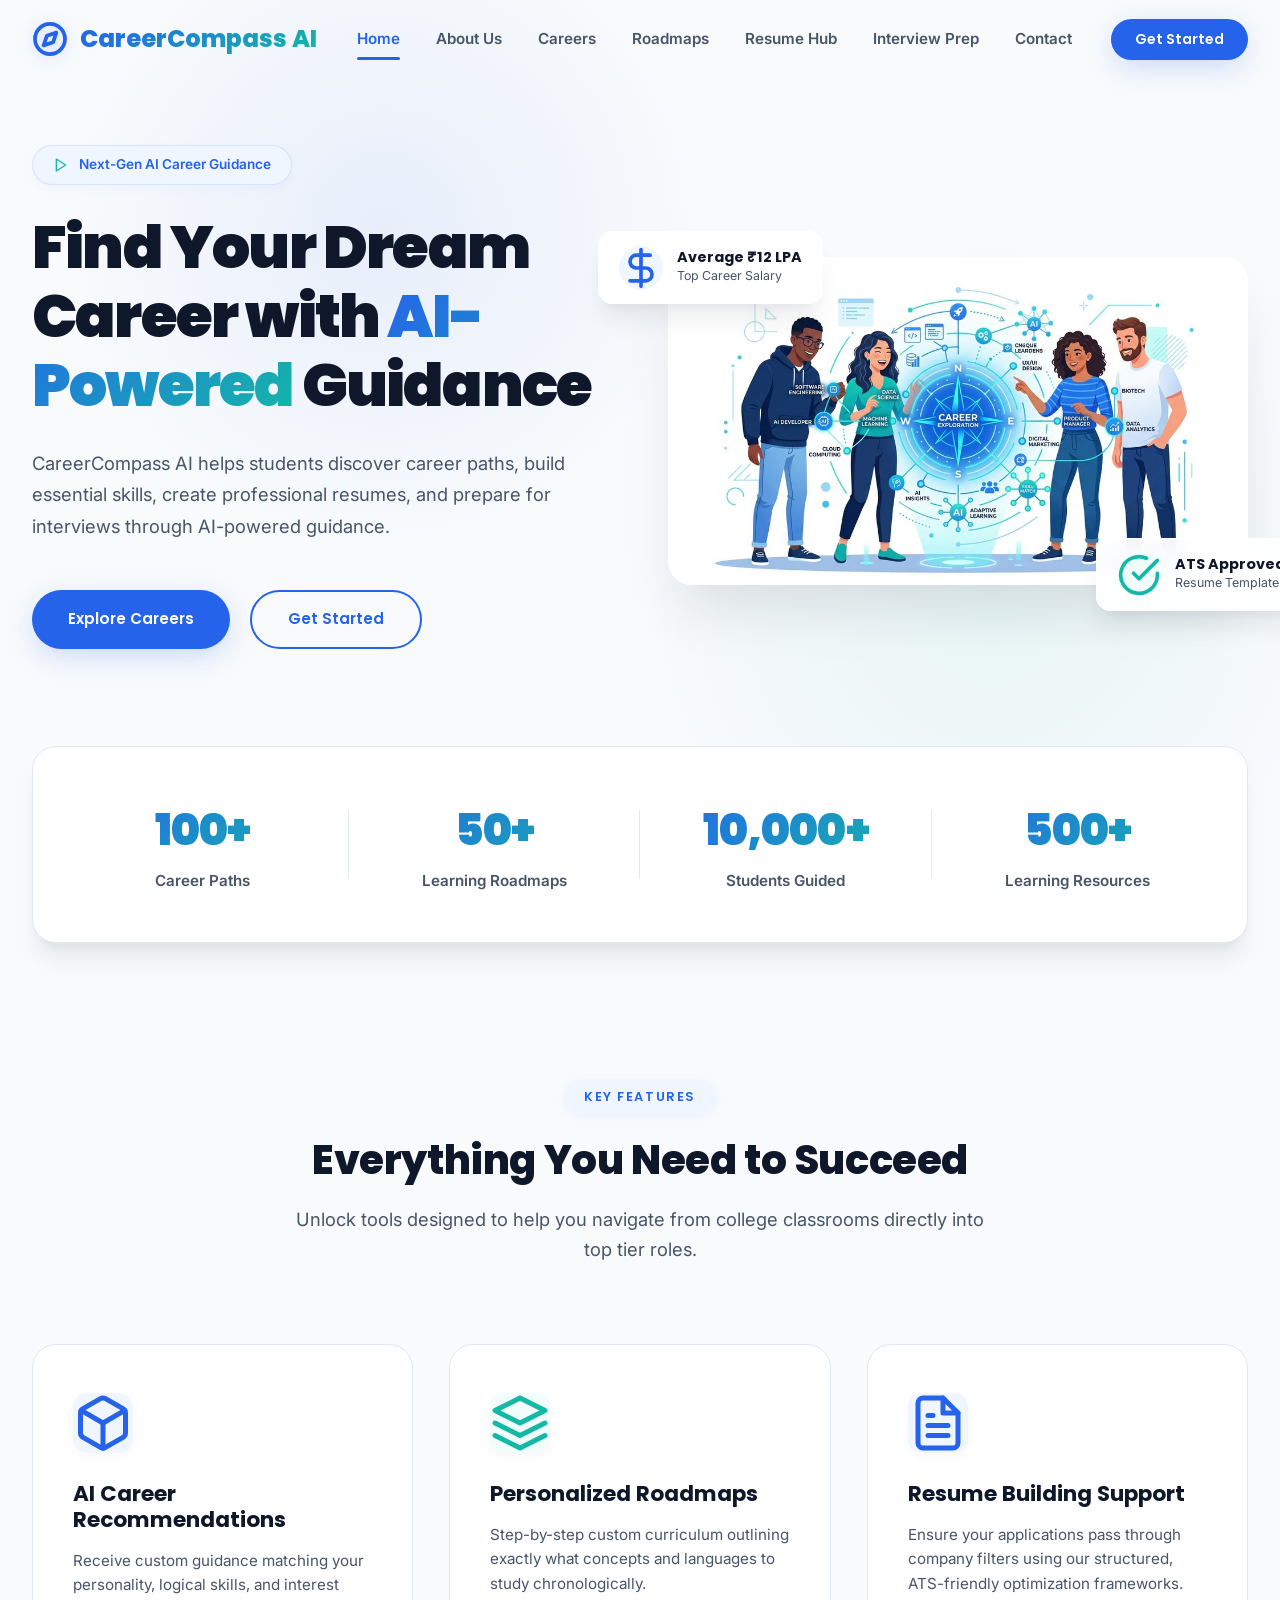
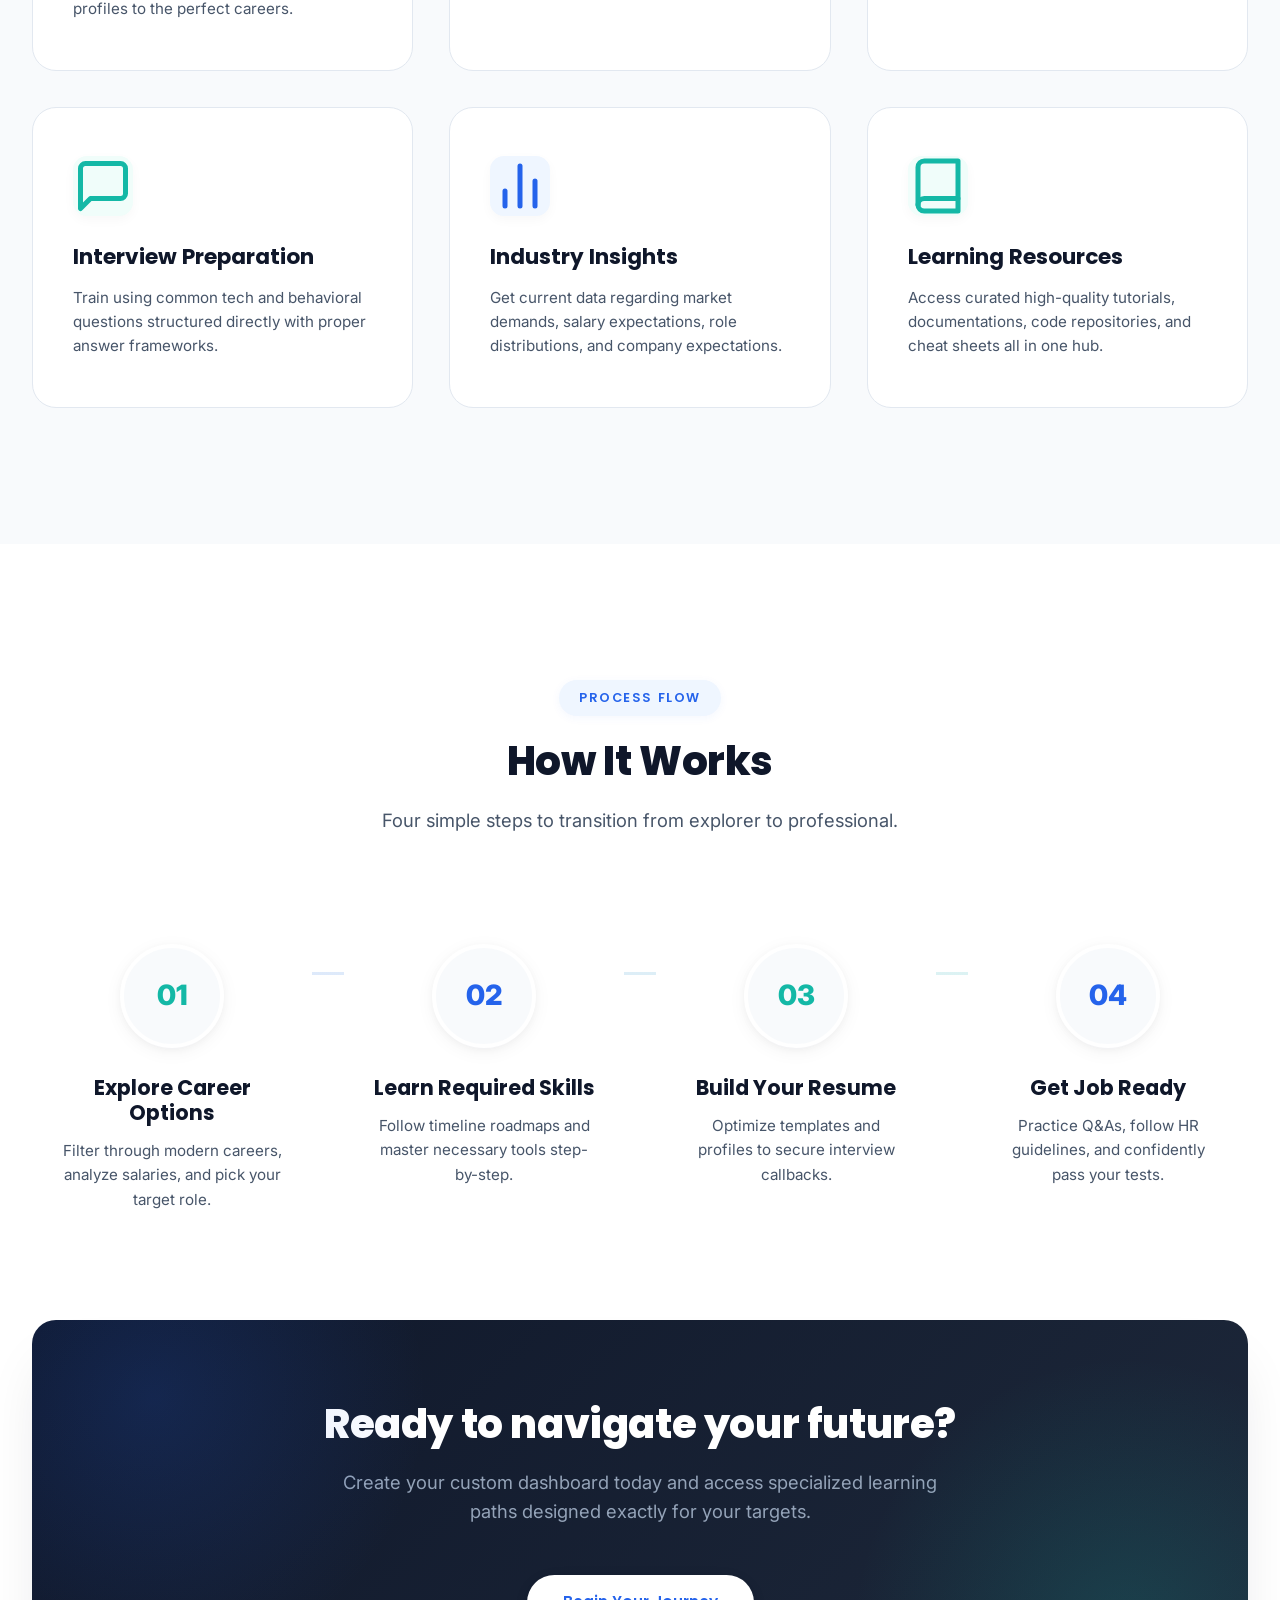
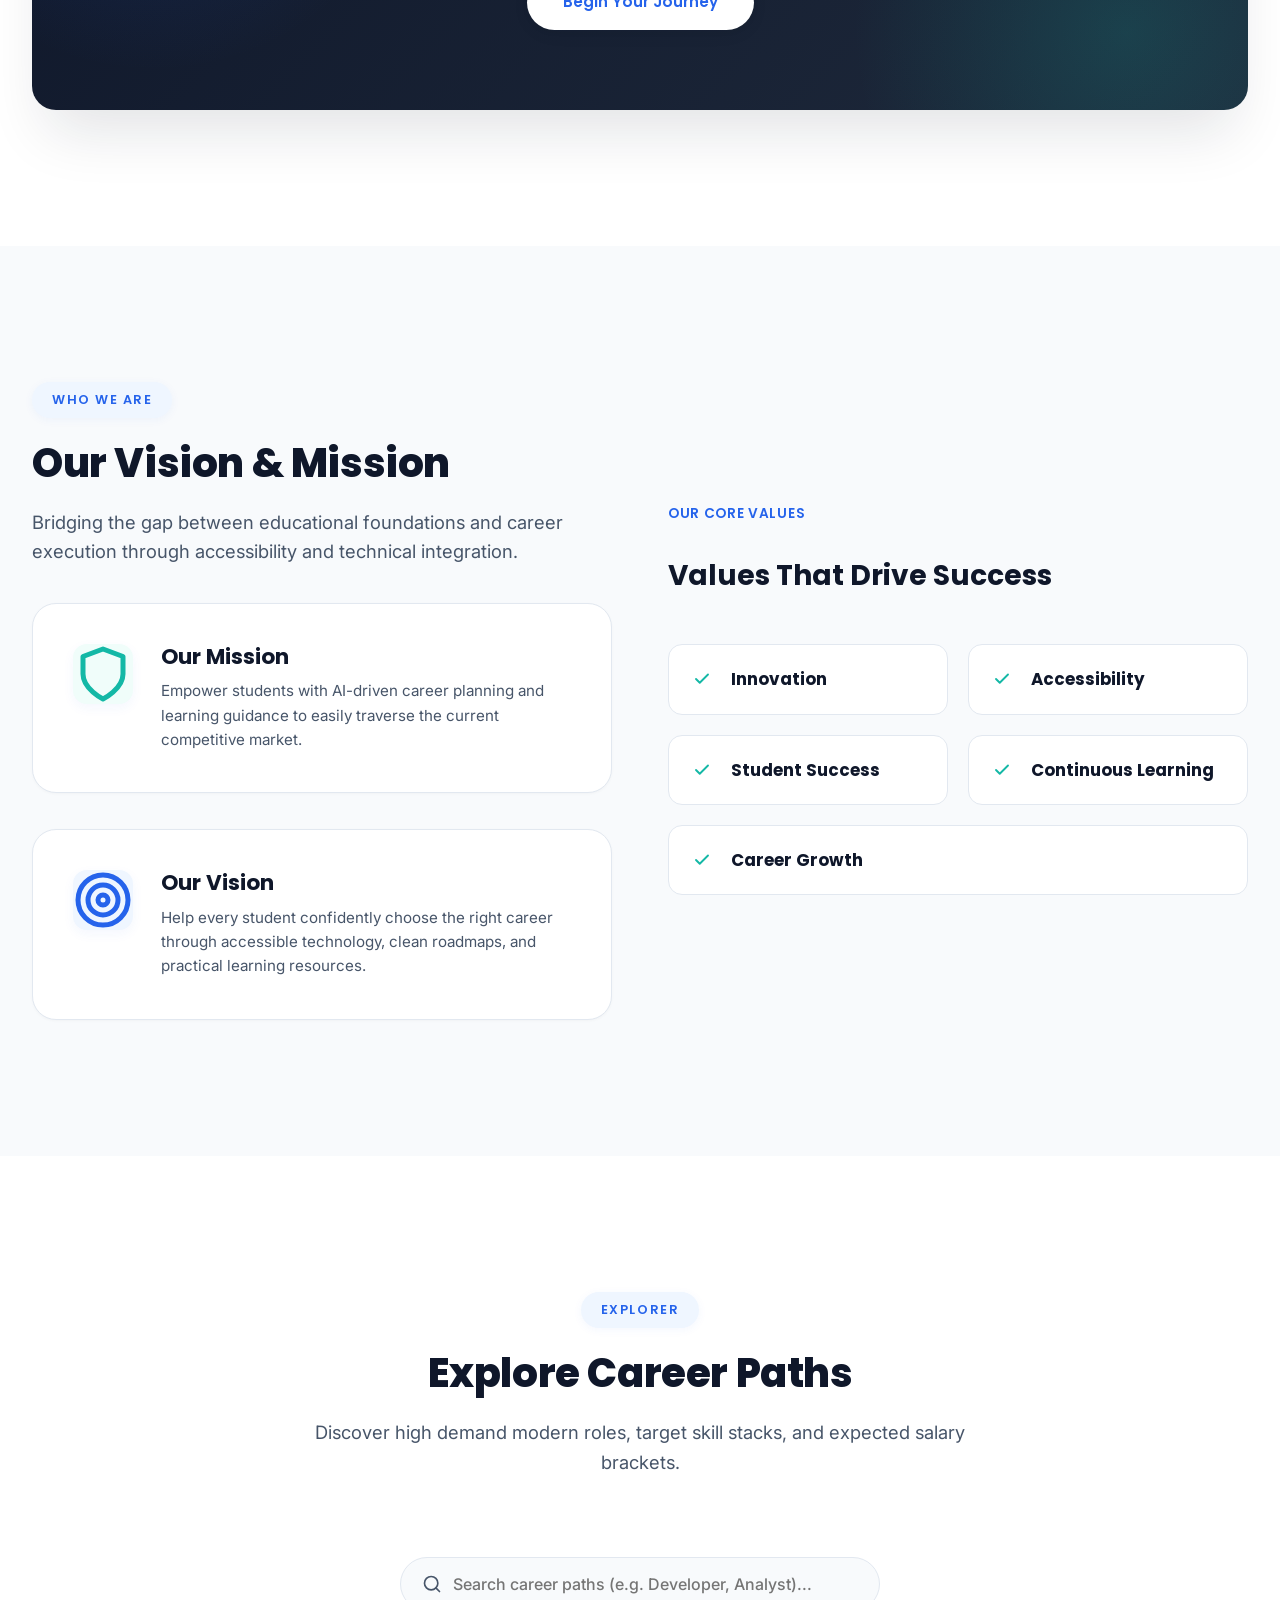
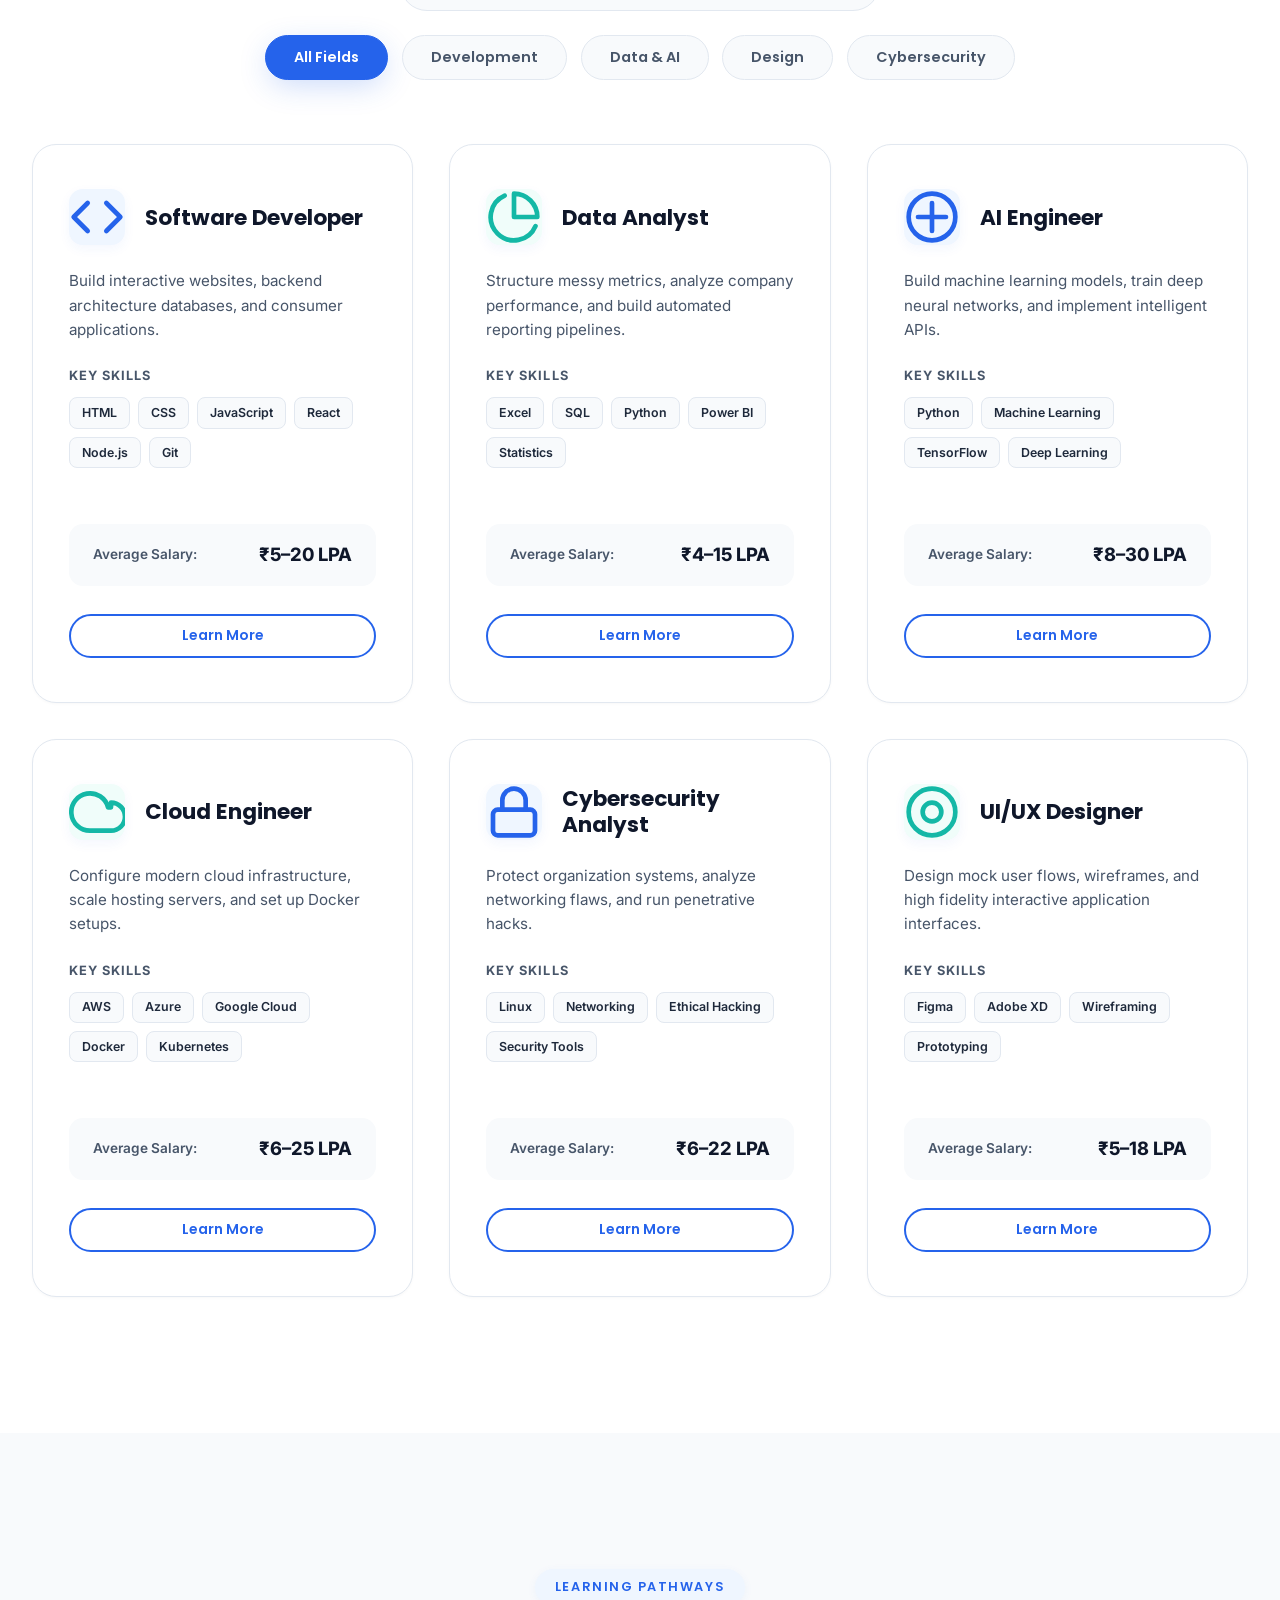
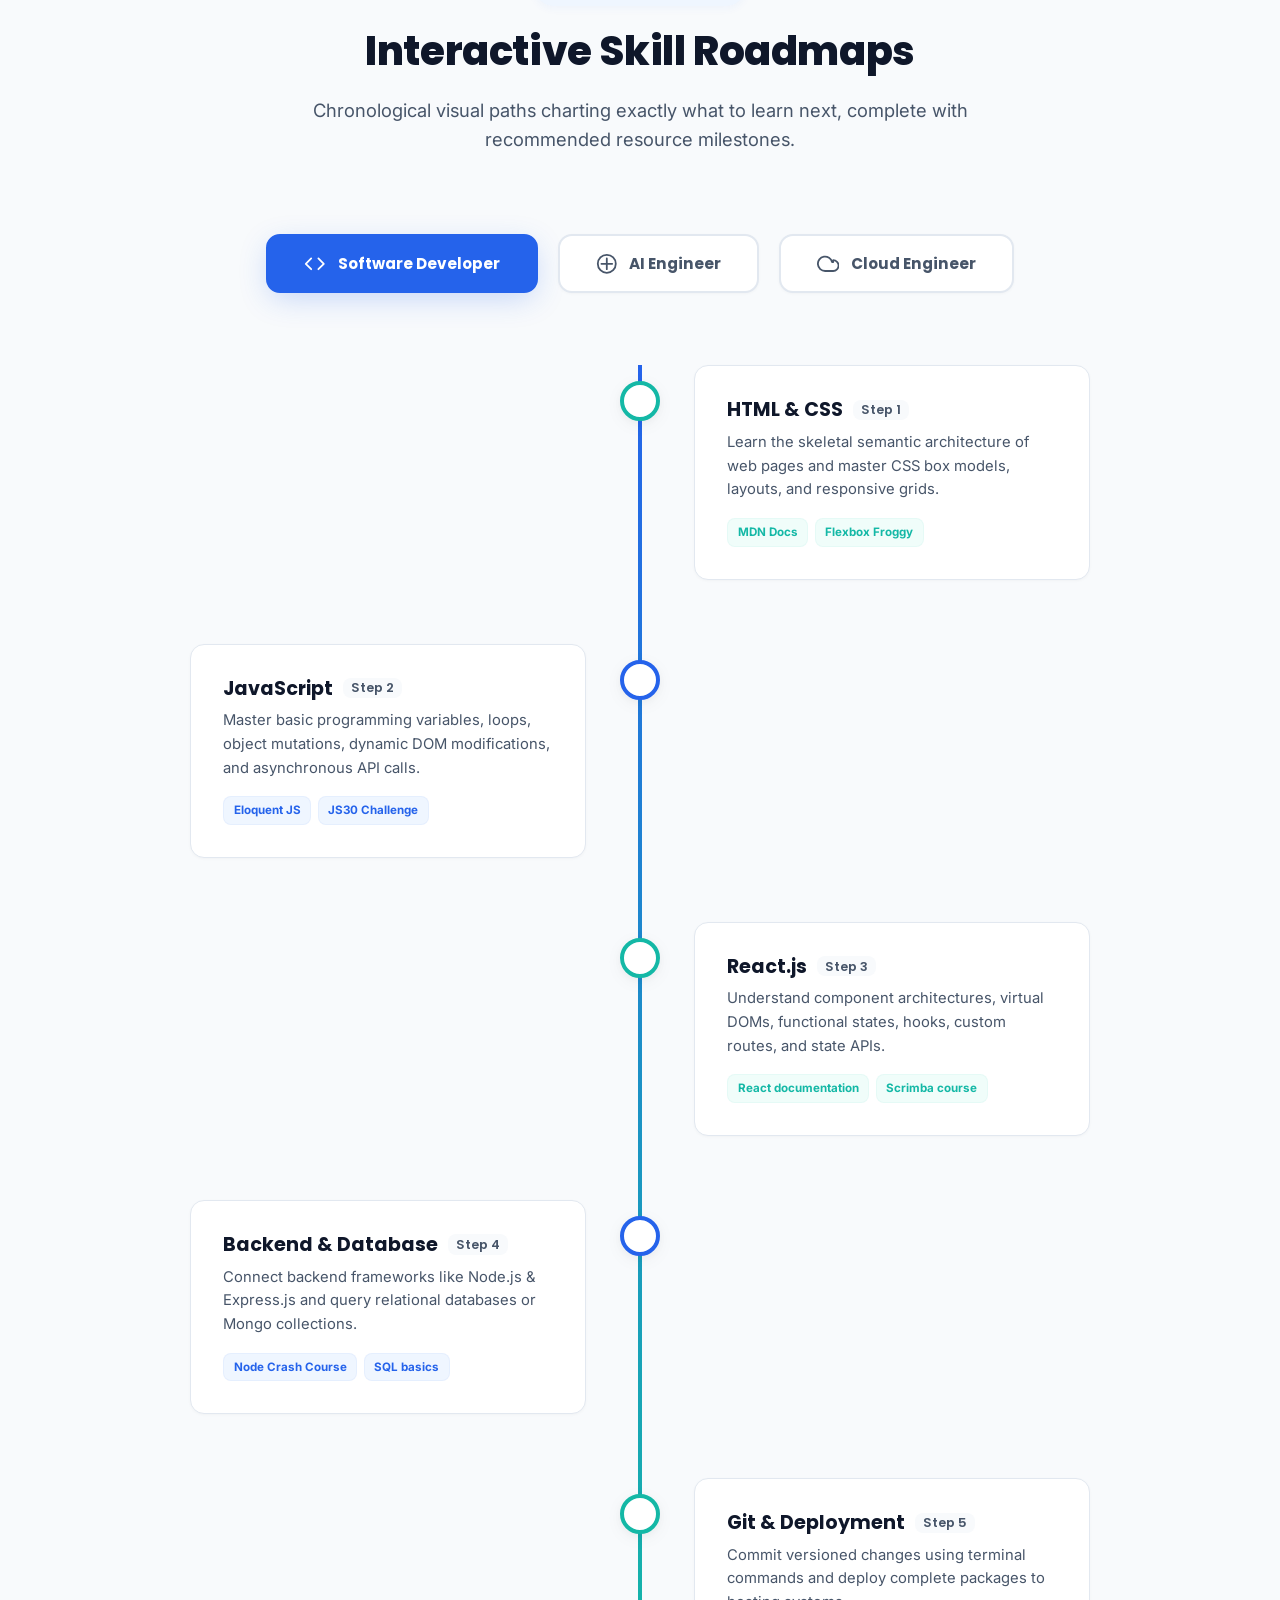
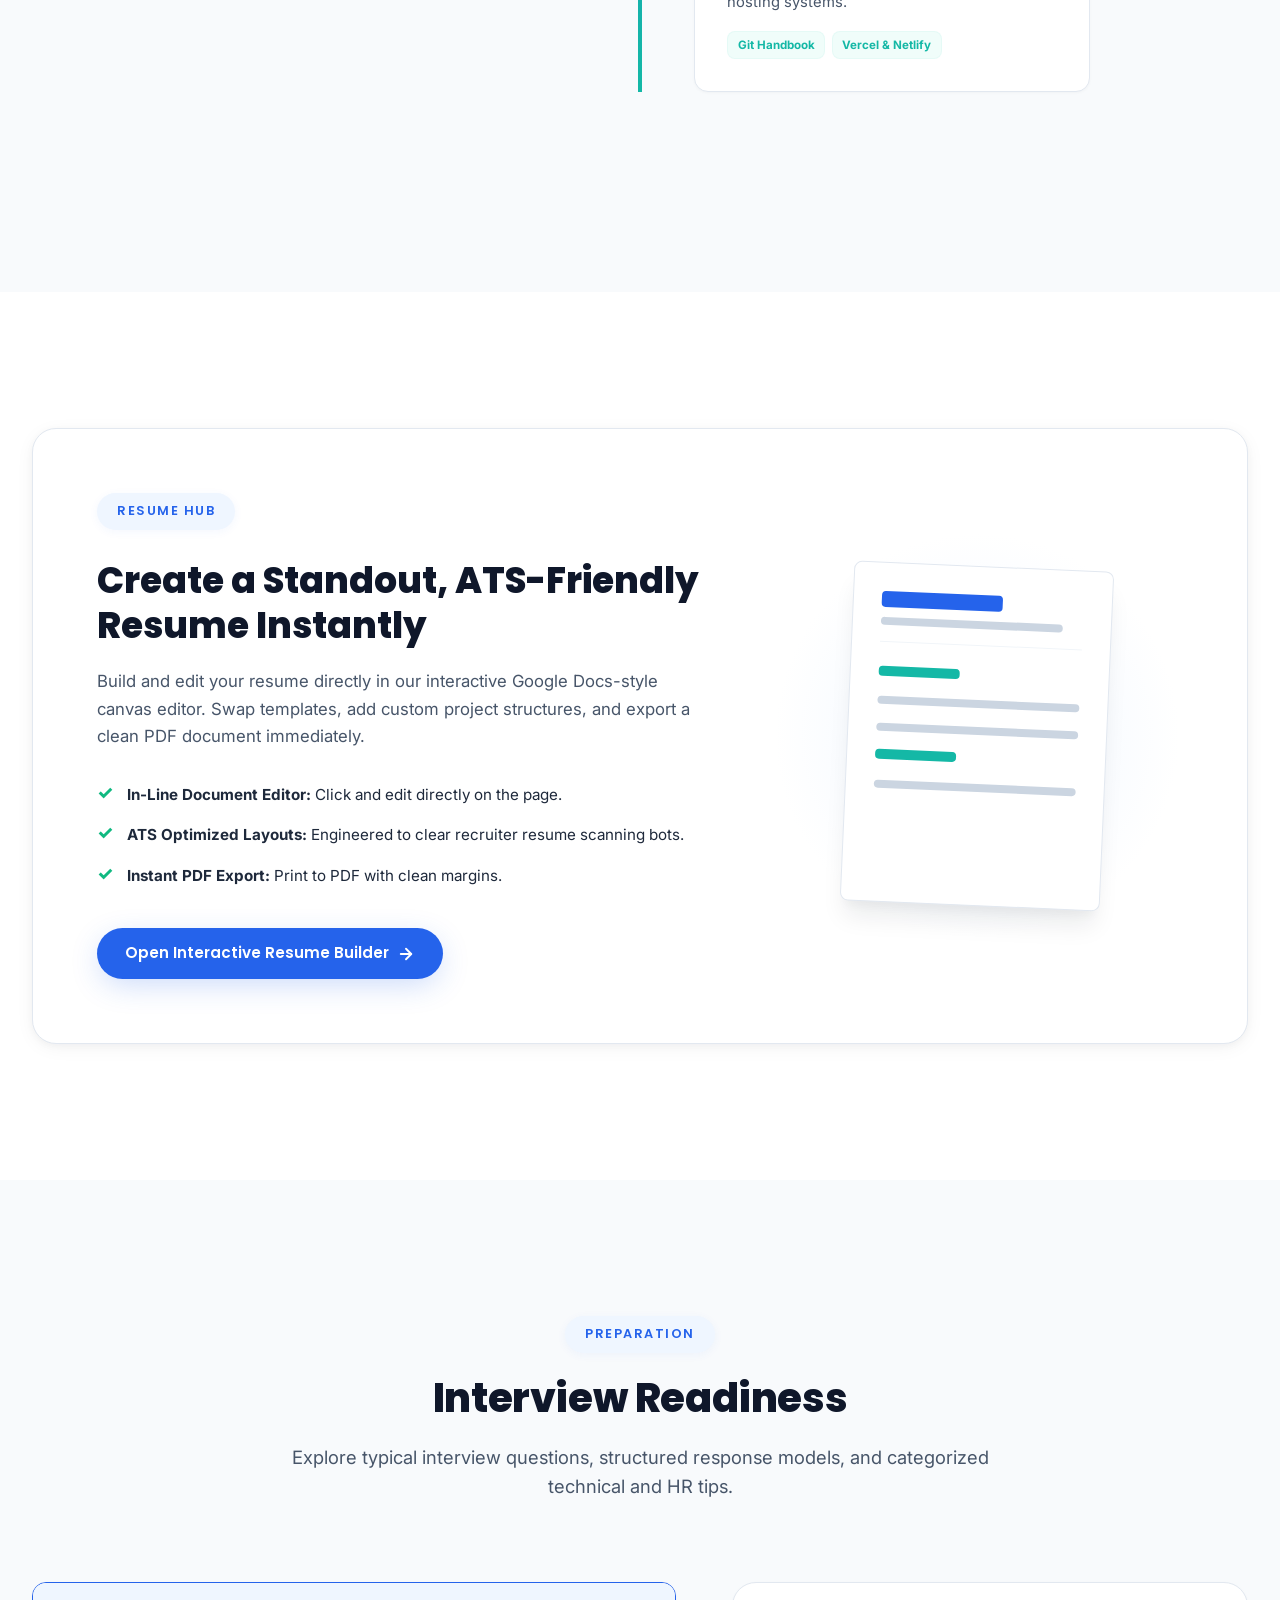
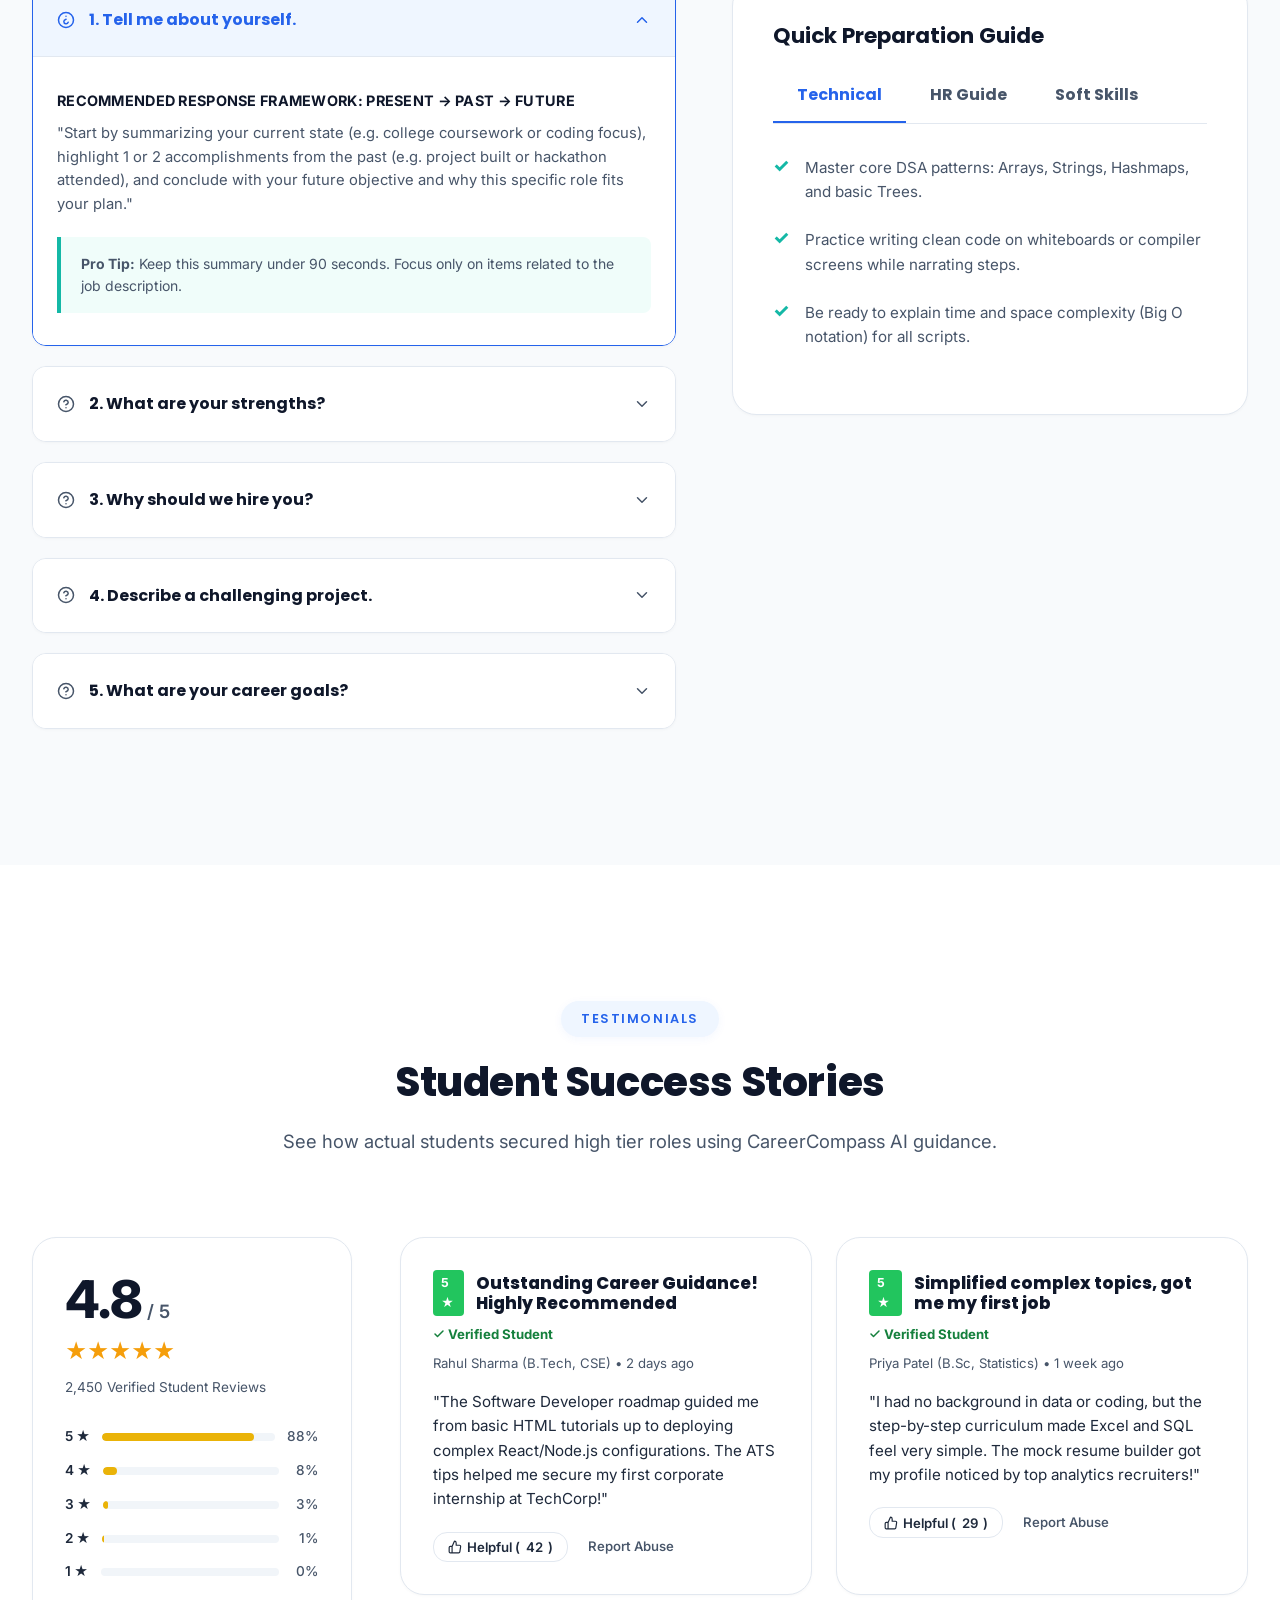
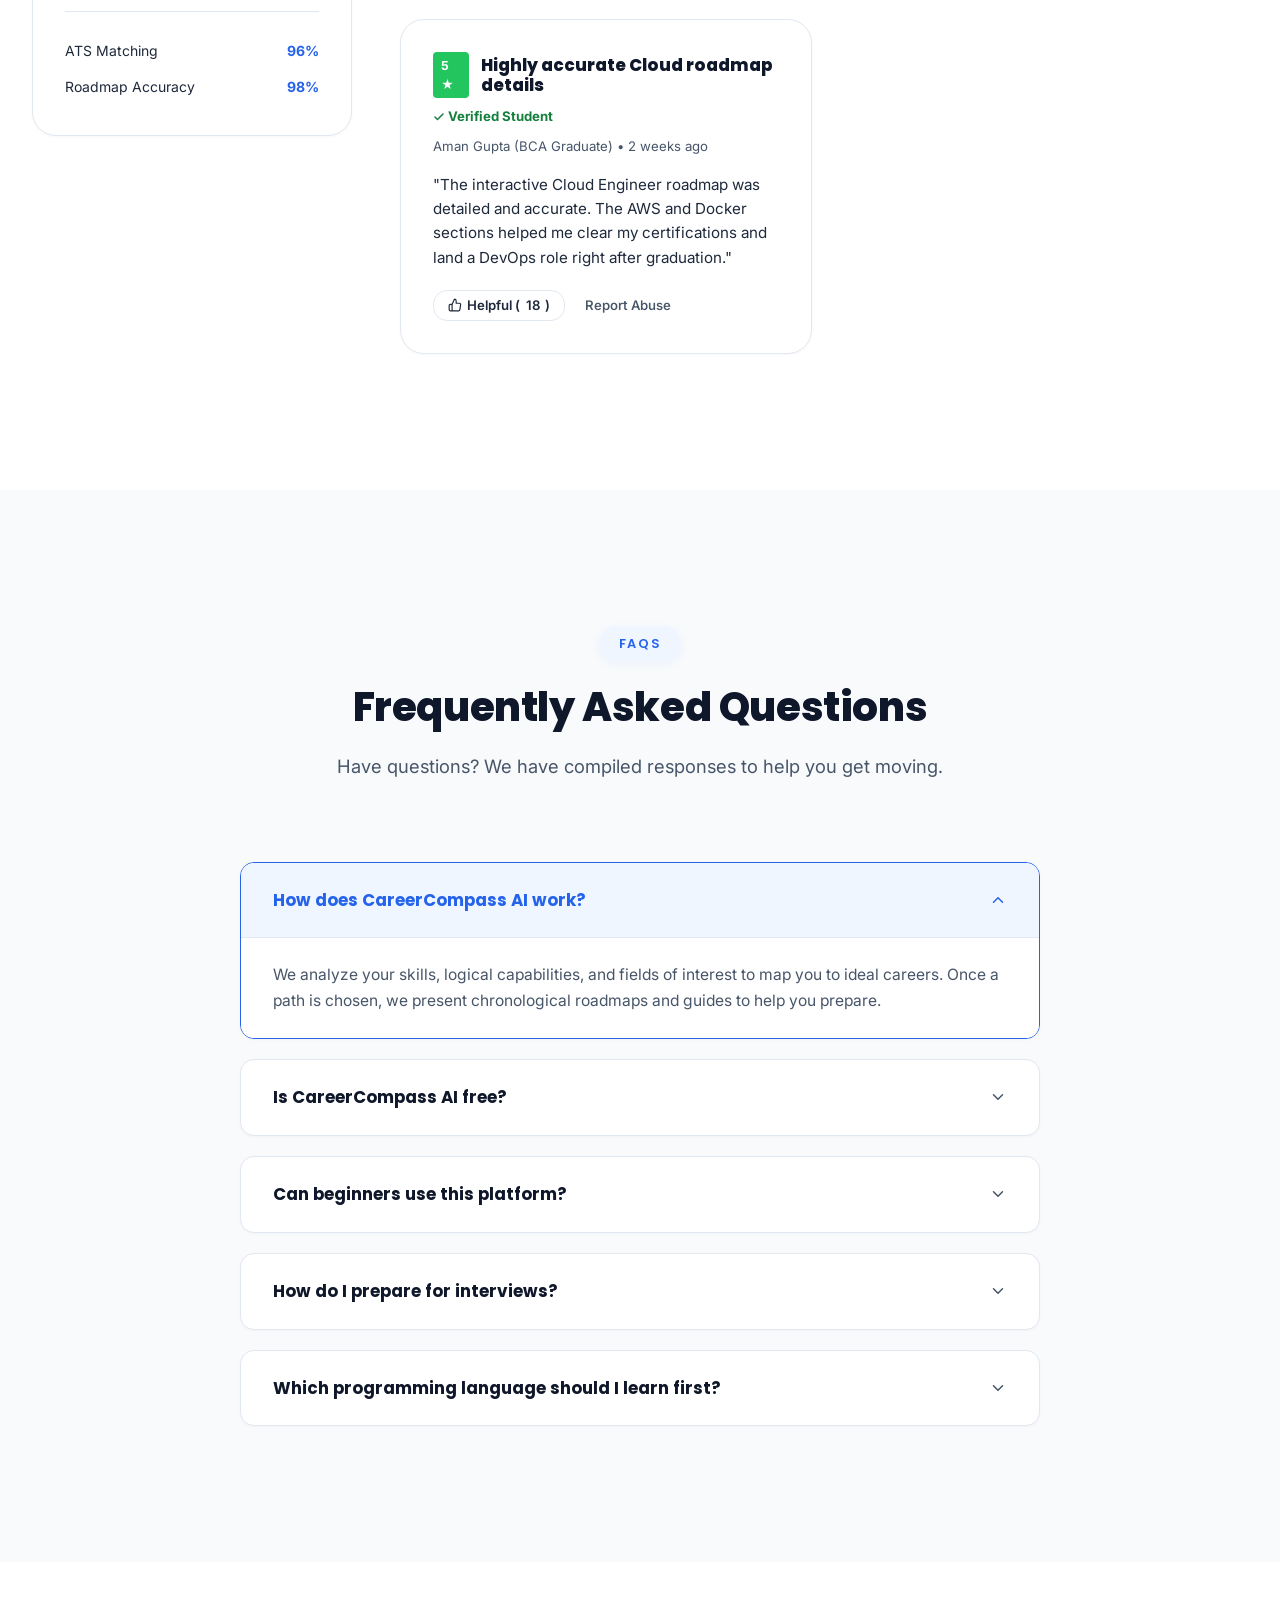
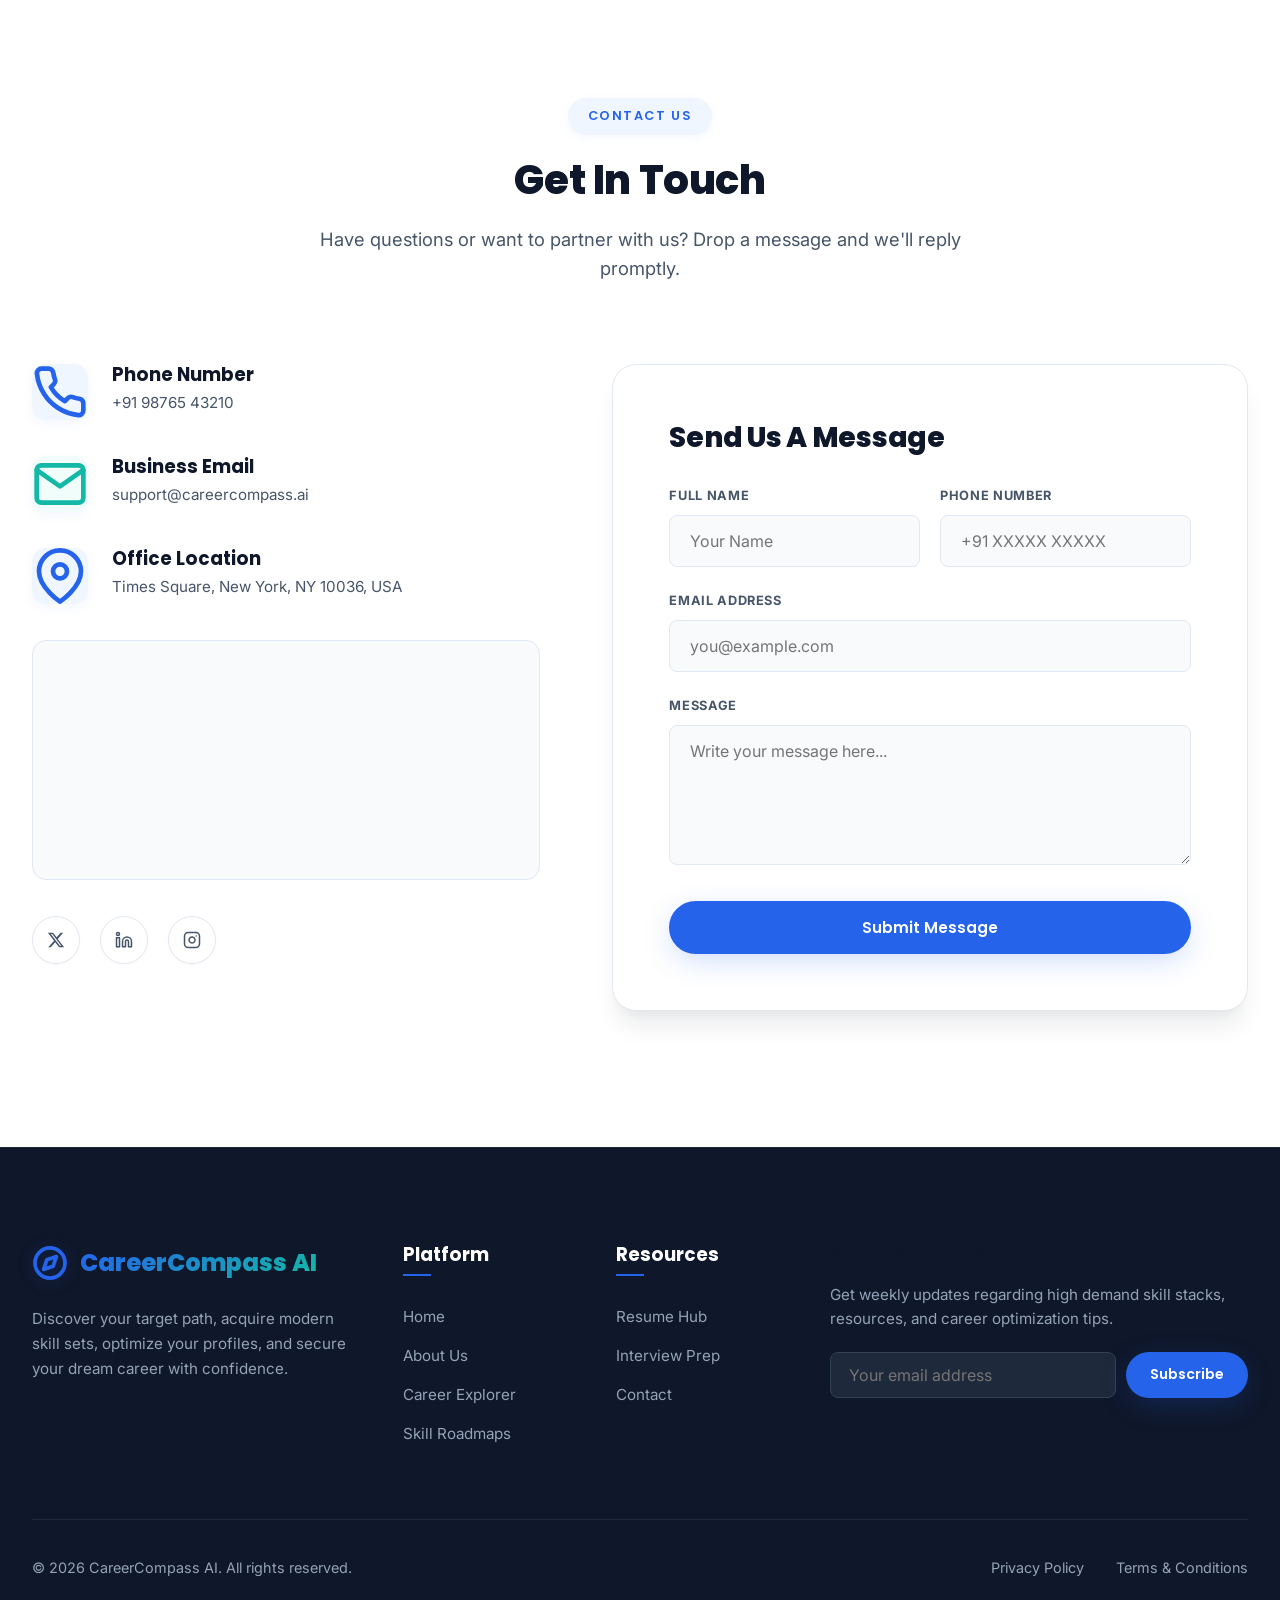
<file: index.html>
<!DOCTYPE html>
<html lang="en">
<head>
  <meta charset="UTF-8">
  <meta name="viewport" content="width=device-width, initial-scale=1.0">
  <meta name="description" content="Discover your dream career, build skills, optimize your resume, and prepare for interviews using CareerCompass AI's advanced career planning platform.">
  <meta name="keywords" content="career guidance, AI career planning, resume builder, interview prep, skill roadmaps, software developer, AI engineer, cloud engineer">
  <meta name="author" content="CareerCompass AI">
  
  <!-- Open Graph Meta Tags -->
  <meta property="og:title" content="CareerCompass AI - Smart Career Guidance Platform">
  <meta property="og:description" content="AI-driven career path recommendation, interactive learning roadmaps, resume tools, and interview preparation for students.">
  <meta property="og:image" content="./assets/hero-illustration.jpg">
  <meta property="og:type" content="website">

  <!-- Favicon -->
  <link rel="icon" type="image/svg+xml" href="data:image/svg+xml,<svg xmlns=%22http://www.w3.org/2000/svg%22 viewBox=%220 0 24 24%22 fill=%22none%22 stroke=%22%232563EB%22 stroke-width=%222%22><circle cx=%2212%22 cy=%2212%22 r=%2210%22/><polygon points=%2216.24 7.76 14.12 14.12 7.76 16.24 9.88 9.88 16.24 7.76%22/></svg>">

  <title>CareerCompass AI | Discover Your Future. Build Your Career with Confidence.</title>

  <!-- Canonical Tag -->
  <link rel="canonical" href="https://careercompass.ai/">

  <!-- Google Fonts Preconnect & Async Load -->
  <link rel="preconnect" href="https://fonts.googleapis.com">
  <link rel="preconnect" href="https://fonts.gstatic.com" crossorigin>
  <link href="https://fonts.googleapis.com/css2?family=Inter:wght@300;400;500;600;700&family=Poppins:wght@400;500;600;700;800&display=swap" rel="stylesheet" media="print" onload="this.media='all'">

  <!-- Preload Critical LCP Hero Image -->
  <link rel="preload" href="./assets/hero-illustration.jpg?v=2" as="image" fetchpriority="high">

  <!-- External Stylesheet -->
  <link rel="stylesheet" href="style.css?v=2">
</head>
<body>

  <!-- Background Decorative Glowing Lights -->
  <div class="bg-glow-top"></div>
  <div class="bg-glow-bottom"></div>

  <!-- ==========================================
     HEADER / NAVIGATION
     ========================================== -->
  <header class="header" id="navbar-header">
    <div class="container">
      <a href="#home" class="logo" id="brand-logo">
        <svg xmlns="http://www.w3.org/2000/svg" viewBox="0 0 24 24" fill="none" stroke="currentColor" stroke-width="2.5" stroke-linecap="round" stroke-linejoin="round">
          <circle cx="12" cy="12" r="10"></circle>
          <polygon points="16.24 7.76 14.12 14.12 7.76 16.24 9.88 9.88 16.24 7.76"></polygon>
        </svg>
        <span>CareerCompass AI</span>
      </a>

      <nav class="nav-menu" id="nav-menu">
        <a href="#home" class="nav-link active" id="nav-home">Home</a>
        <a href="#about" class="nav-link" id="nav-about">About Us</a>
        <a href="#careers" class="nav-link" id="nav-careers">Careers</a>
        <a href="#roadmaps" class="nav-link" id="nav-roadmaps">Roadmaps</a>
        <a href="#resume" class="nav-link" id="nav-resume">Resume Hub</a>
        <a href="#interview" class="nav-link" id="nav-interview">Interview Prep</a>
        <a href="#contact" class="nav-link" id="nav-contact">Contact</a>
        <a href="#careers" class="btn btn-primary btn-sm" id="mobile-menu-cta">Get Started</a>
      </nav>

      <div class="header-cta">
        <a href="#careers" class="btn btn-primary btn-sm" id="desktop-menu-cta">Get Started</a>
      </div>

      <button class="hamburger" id="hamburger-btn" aria-label="Toggle navigation menu">
        <span></span>
        <span></span>
        <span></span>
      </button>
    </div>
  </header>

  <main>
    <!-- ==========================================
       HERO SECTION
       ========================================== -->
    <section class="hero" id="home">
      <div class="container grid-2">
        <div class="hero-content">
          <div class="hero-tag">
            <svg xmlns="http://www.w3.org/2000/svg" viewBox="0 0 24 24" fill="none" stroke="currentColor" stroke-width="2" stroke-linecap="round" stroke-linejoin="round">
              <polygon points="5 3 19 12 5 21 5 3"></polygon>
            </svg>
            Next-Gen AI Career Guidance
          </div>
          
          <h1 class="hero-title">Find Your Dream Career with <span>AI-Powered</span> Guidance</h1>
          <p class="hero-subtitle">CareerCompass AI helps students discover career paths, build essential skills, create professional resumes, and prepare for interviews through AI-powered guidance.</p>
          
          <div class="hero-ctas">
            <a href="#careers" class="btn btn-primary" id="hero-primary-cta">Explore Careers</a>
            <a href="#roadmaps" class="btn btn-outline" id="hero-secondary-cta">Get Started</a>
          </div>
        </div>

        <div class="hero-illustration">
          <div class="hero-image-wrapper">
            <img src="./assets/hero-illustration.jpg?v=2" alt="Students exploring career options using AI interface" width="600" height="400" fetchpriority="high">
          </div>
          
          <!-- Floating UI Badge 1 -->
          <div class="hero-badge hero-badge-1">
            <div class="hero-badge-icon">
              <svg xmlns="http://www.w3.org/2000/svg" viewBox="0 0 24 24" fill="none" stroke="currentColor" stroke-width="2" stroke-linecap="round" stroke-linejoin="round">
                <path d="M12 2v20M17 5H9.5a3.5 3.5 0 0 0 0 7h5a3.5 3.5 0 0 1 0 7H6"></path>
              </svg>
            </div>
            <div class="hero-badge-info">
              <h4>Average ₹12 LPA</h4>
              <p>Top Career Salary</p>
            </div>
          </div>

          <!-- Floating UI Badge 2 -->
          <div class="hero-badge hero-badge-2">
            <div class="hero-badge-icon">
              <svg xmlns="http://www.w3.org/2000/svg" viewBox="0 0 24 24" fill="none" stroke="currentColor" stroke-width="2" stroke-linecap="round" stroke-linejoin="round">
                <path d="M22 11.08V12a10 10 0 1 1-5.93-9.14"></path>
                <polyline points="22 4 12 14.01 9 11.01"></polyline>
              </svg>
            </div>
            <div class="hero-badge-info">
              <h4>ATS Approved</h4>
              <p>Resume Template</p>
            </div>
          </div>
        </div>
      </div>
    </section>

    <!-- ==========================================
       STATS SECTION
       ========================================== -->
    <section class="stats">
      <div class="container">
        <div class="stats-grid">
          <div class="stat-item" id="stat-paths">
            <div class="stat-number" data-target="100">0</div>
            <div class="stat-label">Career Paths</div>
          </div>
          <div class="stat-item" id="stat-roadmaps">
            <div class="stat-number" data-target="50">0</div>
            <div class="stat-label">Learning Roadmaps</div>
          </div>
          <div class="stat-item" id="stat-students">
            <div class="stat-number" data-target="10000">0</div>
            <div class="stat-label">Students Guided</div>
          </div>
          <div class="stat-item" id="stat-resources">
            <div class="stat-number" data-target="500">0</div>
            <div class="stat-label">Learning Resources</div>
          </div>
        </div>
      </div>
    </section>

    <!-- ==========================================
       FEATURES SECTION
       ========================================== -->
    <section class="section features">
      <div class="container">
        <div class="section-header text-center">
          <span class="section-tag">Key Features</span>
          <h2 class="section-title">Everything You Need to Succeed</h2>
          <p class="section-subtitle">Unlock tools designed to help you navigate from college classrooms directly into top tier roles.</p>
        </div>

        <div class="features-grid">
          <!-- Feature 1 -->
          <div class="feature-card" id="feature-1">
            <div class="feature-icon-wrapper">
              <svg xmlns="http://www.w3.org/2000/svg" viewBox="0 0 24 24" fill="none" stroke="currentColor" stroke-width="2" stroke-linecap="round" stroke-linejoin="round">
                <path d="M21 16V8a2 2 0 0 0-1-1.73l-7-4a2 2 0 0 0-2 0l-7 4A2 2 0 0 0 3 8v8a2 2 0 0 0 1 1.73l7 4a2 2 0 0 0 2 0l7-4A2 2 0 0 0 21 16z"></path>
                <polyline points="3.27 6.96 12 12.01 20.73 6.96"></polyline>
                <line x1="12" y1="22.08" x2="12" y2="12"></line>
              </svg>
            </div>
            <h3 class="feature-title">AI Career Recommendations</h3>
            <p class="feature-desc">Receive custom guidance matching your personality, logical skills, and interest profiles to the perfect careers.</p>
          </div>

          <!-- Feature 2 -->
          <div class="feature-card" id="feature-2">
            <div class="feature-icon-wrapper">
              <svg xmlns="http://www.w3.org/2000/svg" viewBox="0 0 24 24" fill="none" stroke="currentColor" stroke-width="2" stroke-linecap="round" stroke-linejoin="round">
                <map name="map"></map>
                <polygon points="12 2 2 7 12 12 22 7 12 2"></polygon>
                <polyline points="2 17 12 22 22 17"></polyline>
                <polyline points="2 12 12 17 22 12"></polyline>
              </svg>
            </div>
            <h3 class="feature-title">Personalized Roadmaps</h3>
            <p class="feature-desc">Step-by-step custom curriculum outlining exactly what concepts and languages to study chronologically.</p>
          </div>

          <!-- Feature 3 -->
          <div class="feature-card" id="feature-3">
            <div class="feature-icon-wrapper">
              <svg xmlns="http://www.w3.org/2000/svg" viewBox="0 0 24 24" fill="none" stroke="currentColor" stroke-width="2" stroke-linecap="round" stroke-linejoin="round">
                <path d="M14 2H6a2 2 0 0 0-2 2v16a2 2 0 0 0 2 2h12a2 2 0 0 0 2-2V8z"></path>
                <polyline points="14 2 14 8 20 8"></polyline>
                <line x1="16" y1="13" x2="8" y2="13"></line>
                <line x1="16" y1="17" x2="8" y2="17"></line>
                <polyline points="10 9 9 9 8 9"></polyline>
              </svg>
            </div>
            <h3 class="feature-title">Resume Building Support</h3>
            <p class="feature-desc">Ensure your applications pass through company filters using our structured, ATS-friendly optimization frameworks.</p>
          </div>

          <!-- Feature 4 -->
          <div class="feature-card" id="feature-4">
            <div class="feature-icon-wrapper">
              <svg xmlns="http://www.w3.org/2000/svg" viewBox="0 0 24 24" fill="none" stroke="currentColor" stroke-width="2" stroke-linecap="round" stroke-linejoin="round">
                <path d="M21 15a2 2 0 0 1-2 2H7l-4 4V5a2 2 0 0 1 2-2h14a2 2 0 0 1 2 2z"></path>
              </svg>
            </div>
            <h3 class="feature-title">Interview Preparation</h3>
            <p class="feature-desc">Train using common tech and behavioral questions structured directly with proper answer frameworks.</p>
          </div>

          <!-- Feature 5 -->
          <div class="feature-card" id="feature-5">
            <div class="feature-icon-wrapper">
              <svg xmlns="http://www.w3.org/2000/svg" viewBox="0 0 24 24" fill="none" stroke="currentColor" stroke-width="2" stroke-linecap="round" stroke-linejoin="round">
                <line x1="18" y1="20" x2="18" y2="10"></line>
                <line x1="12" y1="20" x2="12" y2="4"></line>
                <line x1="6" y1="20" x2="6" y2="14"></line>
              </svg>
            </div>
            <h3 class="feature-title">Industry Insights</h3>
            <p class="feature-desc">Get current data regarding market demands, salary expectations, role distributions, and company expectations.</p>
          </div>

          <!-- Feature 6 -->
          <div class="feature-card" id="feature-6">
            <div class="feature-icon-wrapper">
              <svg xmlns="http://www.w3.org/2000/svg" viewBox="0 0 24 24" fill="none" stroke="currentColor" stroke-width="2" stroke-linecap="round" stroke-linejoin="round">
                <path d="M4 19.5A2.5 2.5 0 0 1 6.5 17H20"></path>
                <path d="M6.5 2H20v20H6.5A2.5 2.5 0 0 1 4 19.5v-15A2.5 2.5 0 0 1 6.5 2z"></path>
              </svg>
            </div>
            <h3 class="feature-title">Learning Resources</h3>
            <p class="feature-desc">Access curated high-quality tutorials, documentations, code repositories, and cheat sheets all in one hub.</p>
          </div>
        </div>
      </div>
    </section>

    <!-- ==========================================
       HOW IT WORKS SECTION
       ========================================== -->
    <section class="section how-it-works">
      <div class="container">
        <div class="section-header text-center">
          <span class="section-tag">Process Flow</span>
          <h2 class="section-title">How It Works</h2>
          <p class="section-subtitle">Four simple steps to transition from explorer to professional.</p>
        </div>

        <div class="steps-container">
          <div class="steps-connector-line"></div>
          
          <!-- Step 1 -->
          <div class="step-card" id="step-1">
            <div class="step-number-bubble">01</div>
            <h3 class="step-title">Explore Career Options</h3>
            <p class="step-desc">Filter through modern careers, analyze salaries, and pick your target role.</p>
          </div>

          <!-- Step 2 -->
          <div class="step-card" id="step-2">
            <div class="step-number-bubble">02</div>
            <h3 class="step-title">Learn Required Skills</h3>
            <p class="step-desc">Follow timeline roadmaps and master necessary tools step-by-step.</p>
          </div>

          <!-- Step 3 -->
          <div class="step-card" id="step-3">
            <div class="step-number-bubble">03</div>
            <h3 class="step-title">Build Your Resume</h3>
            <p class="step-desc">Optimize templates and profiles to secure interview callbacks.</p>
          </div>

          <!-- Step 4 -->
          <div class="step-card" id="step-4">
            <div class="step-number-bubble">04</div>
            <h3 class="step-title">Get Job Ready</h3>
            <p class="step-desc">Practice Q&As, follow HR guidelines, and confidently pass your tests.</p>
          </div>
        </div>

        <div class="cta-banner">
          <h3>Ready to navigate your future?</h3>
          <p>Create your custom dashboard today and access specialized learning paths designed exactly for your targets.</p>
          <a href="#careers" class="btn btn-white" id="how-it-works-cta">Begin Your Journey</a>
        </div>
      </div>
    </section>

    <!-- ==========================================
       ABOUT US SECTION
       ========================================== -->
    <section class="section about-us" id="about">
      <div class="container grid-2">
        <div class="about-content-left">
          <div class="values-title-group">
            <span class="section-tag">Who We Are</span>
            <h2 class="section-title">Our Vision & Mission</h2>
            <p class="section-subtitle">Bridging the gap between educational foundations and career execution through accessibility and technical integration.</p>
          </div>

          <div class="vision-mission-card">
            <div class="card-icon-pill">
              <svg xmlns="http://www.w3.org/2000/svg" viewBox="0 0 24 24" fill="none" stroke="currentColor" stroke-width="2" stroke-linecap="round" stroke-linejoin="round">
                <path d="M12 22s8-4 8-10V5l-8-3-8 3v7c0 6 8 10 8 10z"></path>
              </svg>
            </div>
            <div class="card-text">
              <h3>Our Mission</h3>
              <p>Empower students with AI-driven career planning and learning guidance to easily traverse the current competitive market.</p>
            </div>
          </div>

          <div class="vision-mission-card">
            <div class="card-icon-pill">
              <svg xmlns="http://www.w3.org/2000/svg" viewBox="0 0 24 24" fill="none" stroke="currentColor" stroke-width="2" stroke-linecap="round" stroke-linejoin="round">
                <circle cx="12" cy="12" r="10"></circle>
                <circle cx="12" cy="12" r="6"></circle>
                <circle cx="12" cy="12" r="2"></circle>
              </svg>
            </div>
            <div class="card-text">
              <h3>Our Vision</h3>
              <p>Help every student confidently choose the right career through accessible technology, clean roadmaps, and practical learning resources.</p>
            </div>
          </div>
        </div>

        <div class="about-content-right">
          <h3 class="font-semibold text-primary" style="margin-bottom: 0.5rem; text-transform: uppercase; font-size: 0.85rem; letter-spacing: 0.05em;">Our Core Values</h3>
          <h2 class="font-bold" style="font-size: 1.75rem; color: var(--dark); margin-bottom: 1.5rem;">Values That Drive Success</h2>
          
          <div class="values-grid">
            <!-- Value 1 -->
            <div class="value-pill-card">
              <div class="value-icon">
                <svg xmlns="http://www.w3.org/2000/svg" viewBox="0 0 24 24" fill="none" stroke="currentColor" stroke-width="2.5" stroke-linecap="round" stroke-linejoin="round" width="18" height="18">
                  <polyline points="20 6 9 17 4 12"></polyline>
                </svg>
              </div>
              <div>
                <h4>Innovation</h4>
              </div>
            </div>

            <!-- Value 2 -->
            <div class="value-pill-card">
              <div class="value-icon">
                <svg xmlns="http://www.w3.org/2000/svg" viewBox="0 0 24 24" fill="none" stroke="currentColor" stroke-width="2.5" stroke-linecap="round" stroke-linejoin="round" width="18" height="18">
                  <polyline points="20 6 9 17 4 12"></polyline>
                </svg>
              </div>
              <div>
                <h4>Accessibility</h4>
              </div>
            </div>

            <!-- Value 3 -->
            <div class="value-pill-card">
              <div class="value-icon">
                <svg xmlns="http://www.w3.org/2000/svg" viewBox="0 0 24 24" fill="none" stroke="currentColor" stroke-width="2.5" stroke-linecap="round" stroke-linejoin="round" width="18" height="18">
                  <polyline points="20 6 9 17 4 12"></polyline>
                </svg>
              </div>
              <div>
                <h4>Student Success</h4>
              </div>
            </div>

            <!-- Value 4 -->
            <div class="value-pill-card">
              <div class="value-icon">
                <svg xmlns="http://www.w3.org/2000/svg" viewBox="0 0 24 24" fill="none" stroke="currentColor" stroke-width="2.5" stroke-linecap="round" stroke-linejoin="round" width="18" height="18">
                  <polyline points="20 6 9 17 4 12"></polyline>
                </svg>
              </div>
              <div>
                <h4>Continuous Learning</h4>
              </div>
            </div>

            <!-- Value 5 -->
            <div class="value-pill-card" style="grid-column: span 2;">
              <div class="value-icon">
                <svg xmlns="http://www.w3.org/2000/svg" viewBox="0 0 24 24" fill="none" stroke="currentColor" stroke-width="2.5" stroke-linecap="round" stroke-linejoin="round" width="18" height="18">
                  <polyline points="20 6 9 17 4 12"></polyline>
                </svg>
              </div>
              <div>
                <h4>Career Growth</h4>
              </div>
            </div>
          </div>
        </div>
      </div>
    </section>

    <!-- ==========================================
       CAREER EXPLORER SECTION
       ========================================== -->
    <section class="section career-explorer" id="careers">
      <div class="container">
        <div class="section-header text-center">
          <span class="section-tag">Explorer</span>
          <h2 class="section-title">Explore Career Paths</h2>
          <p class="section-subtitle">Discover high demand modern roles, target skill stacks, and expected salary brackets.</p>
        </div>

        <!-- Filter and Search Box -->
        <div class="search-filter-container">
          <div class="search-box">
            <input type="text" id="career-search-input" placeholder="Search career paths (e.g. Developer, Analyst)..." aria-label="Search career paths">
            <svg class="search-icon" xmlns="http://www.w3.org/2000/svg" viewBox="0 0 24 24" fill="none" stroke="currentColor" stroke-width="2" stroke-linecap="round" stroke-linejoin="round">
              <circle cx="11" cy="11" r="8"></circle>
              <line x1="21" y1="21" x2="16.65" y2="16.65"></line>
            </svg>
          </div>

          <div class="filter-tabs-wrapper">
            <button class="filter-tab active" data-filter="all">All Fields</button>
            <button class="filter-tab" data-filter="dev">Development</button>
            <button class="filter-tab" data-filter="data-ai">Data & AI</button>
            <button class="filter-tab" data-filter="design">Design</button>
            <button class="filter-tab" data-filter="security">Cybersecurity</button>
          </div>
        </div>

        <div class="careers-grid" id="careers-grid">
          <!-- Career Card 1: Software Developer -->
          <div class="career-card" data-category="dev" id="career-dev">
            <div class="career-card-top">
              <div class="career-header">
                <div class="career-icon">
                  <svg xmlns="http://www.w3.org/2000/svg" viewBox="0 0 24 24" fill="none" stroke="currentColor" stroke-width="2" stroke-linecap="round" stroke-linejoin="round">
                    <polyline points="16 18 22 12 16 6"></polyline>
                    <polyline points="8 6 2 12 8 18"></polyline>
                  </svg>
                </div>
                <h3 class="career-title">Software Developer</h3>
              </div>
              <p class="career-desc">Build interactive websites, backend architecture databases, and consumer applications.</p>
              
              <div class="career-skills">
                <div class="skills-label">Key Skills</div>
                <div class="skills-list">
                  <span class="skill-tag">HTML</span>
                  <span class="skill-tag">CSS</span>
                  <span class="skill-tag">JavaScript</span>
                  <span class="skill-tag">React</span>
                  <span class="skill-tag">Node.js</span>
                  <span class="skill-tag">Git</span>
                </div>
              </div>
            </div>
            
            <div class="career-card-bottom">
              <div class="career-salary-box">
                <span class="salary-label">Average Salary:</span>
                <span class="salary-amount">₹5–20 LPA</span>
              </div>
              <button class="btn btn-outline btn-sm learn-more-btn" data-career="dev" style="width: 100%;">Learn More</button>
            </div>
          </div>

          <!-- Career Card 2: Data Analyst -->
          <div class="career-card" data-category="data-ai" id="career-data">
            <div class="career-card-top">
              <div class="career-header">
                <div class="career-icon">
                  <svg xmlns="http://www.w3.org/2000/svg" viewBox="0 0 24 24" fill="none" stroke="currentColor" stroke-width="2" stroke-linecap="round" stroke-linejoin="round">
                    <path d="M21.21 15.89A10 10 0 1 1 8 2.83"></path>
                    <path d="M22 12A10 10 0 0 0 12 2v10z"></path>
                  </svg>
                </div>
                <h3 class="career-title">Data Analyst</h3>
              </div>
              <p class="career-desc">Structure messy metrics, analyze company performance, and build automated reporting pipelines.</p>
              
              <div class="career-skills">
                <div class="skills-label">Key Skills</div>
                <div class="skills-list">
                  <span class="skill-tag">Excel</span>
                  <span class="skill-tag">SQL</span>
                  <span class="skill-tag">Python</span>
                  <span class="skill-tag">Power BI</span>
                  <span class="skill-tag">Statistics</span>
                </div>
              </div>
            </div>
            
            <div class="career-card-bottom">
              <div class="career-salary-box">
                <span class="salary-label">Average Salary:</span>
                <span class="salary-amount">₹4–15 LPA</span>
              </div>
              <button class="btn btn-outline btn-sm learn-more-btn" data-career="data" style="width: 100%;">Learn More</button>
            </div>
          </div>

          <!-- Career Card 3: AI Engineer -->
          <div class="career-card" data-category="data-ai" id="career-ai">
            <div class="career-card-top">
              <div class="career-header">
                <div class="career-icon">
                  <svg xmlns="http://www.w3.org/2000/svg" viewBox="0 0 24 24" fill="none" stroke="currentColor" stroke-width="2" stroke-linecap="round" stroke-linejoin="round">
                    <path d="M12 22c5.523 0 10-4.477 10-10S17.523 2 12 2 2 6.477 2 12s4.477 10 10 10z"></path>
                    <path d="M12 6v12M6 12h12"></path>
                  </svg>
                </div>
                <h3 class="career-title">AI Engineer</h3>
              </div>
              <p class="career-desc">Build machine learning models, train deep neural networks, and implement intelligent APIs.</p>
              
              <div class="career-skills">
                <div class="skills-label">Key Skills</div>
                <div class="skills-list">
                  <span class="skill-tag">Python</span>
                  <span class="skill-tag">Machine Learning</span>
                  <span class="skill-tag">TensorFlow</span>
                  <span class="skill-tag">Deep Learning</span>
                </div>
              </div>
            </div>
            
            <div class="career-card-bottom">
              <div class="career-salary-box">
                <span class="salary-label">Average Salary:</span>
                <span class="salary-amount">₹8–30 LPA</span>
              </div>
              <button class="btn btn-outline btn-sm learn-more-btn" data-career="ai" style="width: 100%;">Learn More</button>
            </div>
          </div>

          <!-- Career Card 4: Cloud Engineer -->
          <div class="career-card" data-category="dev" id="career-cloud">
            <div class="career-card-top">
              <div class="career-header">
                <div class="career-icon">
                  <svg xmlns="http://www.w3.org/2000/svg" viewBox="0 0 24 24" fill="none" stroke="currentColor" stroke-width="2" stroke-linecap="round" stroke-linejoin="round">
                    <path d="M18 10h-1.26A8 8 0 1 0 9 20h9a6 6 0 0 0 0-12z"></path>
                  </svg>
                </div>
                <h3 class="career-title">Cloud Engineer</h3>
              </div>
              <p class="career-desc">Configure modern cloud infrastructure, scale hosting servers, and set up Docker setups.</p>
              
              <div class="career-skills">
                <div class="skills-label">Key Skills</div>
                <div class="skills-list">
                  <span class="skill-tag">AWS</span>
                  <span class="skill-tag">Azure</span>
                  <span class="skill-tag">Google Cloud</span>
                  <span class="skill-tag">Docker</span>
                  <span class="skill-tag">Kubernetes</span>
                </div>
              </div>
            </div>
            
            <div class="career-card-bottom">
              <div class="career-salary-box">
                <span class="salary-label">Average Salary:</span>
                <span class="salary-amount">₹6–25 LPA</span>
              </div>
              <button class="btn btn-outline btn-sm learn-more-btn" data-career="cloud" style="width: 100%;">Learn More</button>
            </div>
          </div>

          <!-- Career Card 5: Cybersecurity Analyst -->
          <div class="career-card" data-category="security" id="career-security">
            <div class="career-card-top">
              <div class="career-header">
                <div class="career-icon">
                  <svg xmlns="http://www.w3.org/2000/svg" viewBox="0 0 24 24" fill="none" stroke="currentColor" stroke-width="2" stroke-linecap="round" stroke-linejoin="round">
                    <rect x="3" y="11" width="18" height="11" rx="2" ry="2"></rect>
                    <path d="M7 11V7a5 5 0 0 1 10 0v4"></path>
                  </svg>
                </div>
                <h3 class="career-title">Cybersecurity Analyst</h3>
              </div>
              <p class="career-desc">Protect organization systems, analyze networking flaws, and run penetrative hacks.</p>
              
              <div class="career-skills">
                <div class="skills-label">Key Skills</div>
                <div class="skills-list">
                  <span class="skill-tag">Linux</span>
                  <span class="skill-tag">Networking</span>
                  <span class="skill-tag">Ethical Hacking</span>
                  <span class="skill-tag">Security Tools</span>
                </div>
              </div>
            </div>
            
            <div class="career-card-bottom">
              <div class="career-salary-box">
                <span class="salary-label">Average Salary:</span>
                <span class="salary-amount">₹6–22 LPA</span>
              </div>
              <button class="btn btn-outline btn-sm learn-more-btn" data-career="security" style="width: 100%;">Learn More</button>
            </div>
          </div>

          <!-- Career Card 6: UI/UX Designer -->
          <div class="career-card" data-category="design" id="career-design">
            <div class="career-card-top">
              <div class="career-header">
                <div class="career-icon">
                  <svg xmlns="http://www.w3.org/2000/svg" viewBox="0 0 24 24" fill="none" stroke="currentColor" stroke-width="2" stroke-linecap="round" stroke-linejoin="round">
                    <path d="M12 22C17.5228 22 22 17.5228 22 12C22 6.47715 17.5228 2 12 2C6.47715 2 2 6.47715 2 12C2 17.5228 6.47715 22 12 22Z"></path>
                    <path d="M12 16C14.2091 16 16 14.2091 16 12C16 9.79086 14.2091 8 12 8C9.79086 8 8 9.79086 8 12C8 14.2091 9.79086 16 12 16Z"></path>
                  </svg>
                </div>
                <h3 class="career-title">UI/UX Designer</h3>
              </div>
              <p class="career-desc">Design mock user flows, wireframes, and high fidelity interactive application interfaces.</p>
              
              <div class="career-skills">
                <div class="skills-label">Key Skills</div>
                <div class="skills-list">
                  <span class="skill-tag">Figma</span>
                  <span class="skill-tag">Adobe XD</span>
                  <span class="skill-tag">Wireframing</span>
                  <span class="skill-tag">Prototyping</span>
                </div>
              </div>
            </div>
            
            <div class="career-card-bottom">
              <div class="career-salary-box">
                <span class="salary-label">Average Salary:</span>
                <span class="salary-amount">₹5–18 LPA</span>
              </div>
              <button class="btn btn-outline btn-sm learn-more-btn" data-career="design" style="width: 100%;">Learn More</button>
            </div>
          </div>
        </div>
      </div>
    </section>

    <!-- ==========================================
       SKILL ROADMAPS SECTION
       ========================================== -->
    <section class="section skill-roadmaps" id="roadmaps">
      <div class="container">
        <div class="section-header text-center">
          <span class="section-tag">Learning Pathways</span>
          <h2 class="section-title">Interactive Skill Roadmaps</h2>
          <p class="section-subtitle">Chronological visual paths charting exactly what to learn next, complete with recommended resource milestones.</p>
        </div>

        <div class="roadmap-select-container">
          <button class="roadmap-selector-btn active" data-roadmap="dev" id="btn-roadmap-dev">
            <svg xmlns="http://www.w3.org/2000/svg" viewBox="0 0 24 24" fill="none" stroke="currentColor" stroke-width="2" stroke-linecap="round" stroke-linejoin="round">
              <polyline points="16 18 22 12 16 6"></polyline>
              <polyline points="8 6 2 12 8 18"></polyline>
            </svg>
            Software Developer
          </button>
          <button class="roadmap-selector-btn" data-roadmap="ai" id="btn-roadmap-ai">
            <svg xmlns="http://www.w3.org/2000/svg" viewBox="0 0 24 24" fill="none" stroke="currentColor" stroke-width="2" stroke-linecap="round" stroke-linejoin="round">
              <path d="M12 22c5.523 0 10-4.477 10-10S17.523 2 12 2 2 6.477 2 12s4.477 10 10 10z"></path>
              <path d="M12 6v12M6 12h12"></path>
            </svg>
            AI Engineer
          </button>
          <button class="roadmap-selector-btn" data-roadmap="cloud" id="btn-roadmap-cloud">
            <svg xmlns="http://www.w3.org/2000/svg" viewBox="0 0 24 24" fill="none" stroke="currentColor" stroke-width="2" stroke-linecap="round" stroke-linejoin="round">
              <path d="M18 10h-1.26A8 8 0 1 0 9 20h9a6 6 0 0 0 0-12z"></path>
            </svg>
            Cloud Engineer
          </button>
        </div>

        <!-- Timeline 1: Software Developer -->
        <div class="timeline-viewport active" id="roadmap-viewport-dev">
          <div class="timeline-line"></div>
          
          <div class="timeline-node-item">
            <div class="timeline-node-bullet"></div>
            <div class="timeline-node-card-wrapper">
              <div class="timeline-node-card">
                <h3>HTML & CSS <span>Step 1</span></h3>
                <p>Learn the skeletal semantic architecture of web pages and master CSS box models, layouts, and responsive grids.</p>
                <div class="timeline-node-resources">
                  <span class="resource-tag">MDN Docs</span>
                  <span class="resource-tag">Flexbox Froggy</span>
                </div>
              </div>
            </div>
          </div>

          <div class="timeline-node-item">
            <div class="timeline-node-bullet"></div>
            <div class="timeline-node-card-wrapper">
              <div class="timeline-node-card">
                <h3>JavaScript <span>Step 2</span></h3>
                <p>Master basic programming variables, loops, object mutations, dynamic DOM modifications, and asynchronous API calls.</p>
                <div class="timeline-node-resources">
                  <span class="resource-tag">Eloquent JS</span>
                  <span class="resource-tag">JS30 Challenge</span>
                </div>
              </div>
            </div>
          </div>

          <div class="timeline-node-item">
            <div class="timeline-node-bullet"></div>
            <div class="timeline-node-card-wrapper">
              <div class="timeline-node-card">
                <h3>React.js <span>Step 3</span></h3>
                <p>Understand component architectures, virtual DOMs, functional states, hooks, custom routes, and state APIs.</p>
                <div class="timeline-node-resources">
                  <span class="resource-tag">React documentation</span>
                  <span class="resource-tag">Scrimba course</span>
                </div>
              </div>
            </div>
          </div>

          <div class="timeline-node-item">
            <div class="timeline-node-bullet"></div>
            <div class="timeline-node-card-wrapper">
              <div class="timeline-node-card">
                <h3>Backend & Database <span>Step 4</span></h3>
                <p>Connect backend frameworks like Node.js & Express.js and query relational databases or Mongo collections.</p>
                <div class="timeline-node-resources">
                  <span class="resource-tag">Node Crash Course</span>
                  <span class="resource-tag">SQL basics</span>
                </div>
              </div>
            </div>
          </div>

          <div class="timeline-node-item">
            <div class="timeline-node-bullet"></div>
            <div class="timeline-node-card-wrapper">
              <div class="timeline-node-card">
                <h3>Git & Deployment <span>Step 5</span></h3>
                <p>Commit versioned changes using terminal commands and deploy complete packages to hosting systems.</p>
                <div class="timeline-node-resources">
                  <span class="resource-tag">Git Handbook</span>
                  <span class="resource-tag">Vercel & Netlify</span>
                </div>
              </div>
            </div>
          </div>
        </div>

        <!-- Timeline 2: AI Engineer -->
        <div class="timeline-viewport" id="roadmap-viewport-ai">
          <div class="timeline-line"></div>

          <div class="timeline-node-item">
            <div class="timeline-node-bullet"></div>
            <div class="timeline-node-card-wrapper">
              <div class="timeline-node-card">
                <h3>Python Programming <span>Step 1</span></h3>
                <p>Master clean functional scripting, basic package installations, file system parsing, and script setups.</p>
                <div class="timeline-node-resources">
                  <span class="resource-tag">Python Crash Course</span>
                  <span class="resource-tag">Jupyter Notebooks</span>
                </div>
              </div>
            </div>
          </div>

          <div class="timeline-node-item">
            <div class="timeline-node-bullet"></div>
            <div class="timeline-node-card-wrapper">
              <div class="timeline-node-card">
                <h3>Mathematics Foundations <span>Step 2</span></h3>
                <p>Study matrix multi-dimensions, derivatives, probability models, regression concepts, and distributions.</p>
                <div class="timeline-node-resources">
                  <span class="resource-tag">Khan Academy Calc</span>
                  <span class="resource-tag">Stats 101</span>
                </div>
              </div>
            </div>
          </div>

          <div class="timeline-node-item">
            <div class="timeline-node-bullet"></div>
            <div class="timeline-node-card-wrapper">
              <div class="timeline-node-card">
                <h3>Machine Learning <span>Step 3</span></h3>
                <p>Train models using classifiers, deciders, regressions, vector support, and Scikit Learn libraries.</p>
                <div class="timeline-node-resources">
                  <span class="resource-tag">Scikit Learn Docs</span>
                  <span class="resource-tag">Andrew Ng Course</span>
                </div>
              </div>
            </div>
          </div>

          <div class="timeline-node-item">
            <div class="timeline-node-bullet"></div>
            <div class="timeline-node-card-wrapper">
              <div class="timeline-node-card">
                <h3>Deep Learning & TensorFlow <span>Step 4</span></h3>
                <p>Structure convolutional layers, feedback pipelines, recurrent neural modules, and TensorFlow arrays.</p>
                <div class="timeline-node-resources">
                  <span class="resource-tag">Deeplearning.ai</span>
                  <span class="resource-tag">TensorFlow Guides</span>
                </div>
              </div>
            </div>
          </div>

          <div class="timeline-node-item">
            <div class="timeline-node-bullet"></div>
            <div class="timeline-node-card-wrapper">
              <div class="timeline-node-card">
                <h3>Projects & Deployments <span>Step 5</span></h3>
                <p>Package model pipelines into Flask or FastAPI scripts and host container scripts in online server portals.</p>
                <div class="timeline-node-resources">
                  <span class="resource-tag">FastAPI docs</span>
                  <span class="resource-tag">HuggingFace Spaces</span>
                </div>
              </div>
            </div>
          </div>
        </div>

        <!-- Timeline 3: Cloud Engineer -->
        <div class="timeline-viewport" id="roadmap-viewport-cloud">
          <div class="timeline-line"></div>

          <div class="timeline-node-item">
            <div class="timeline-node-bullet"></div>
            <div class="timeline-node-card-wrapper">
              <div class="timeline-node-card">
                <h3>Linux & Networking <span>Step 1</span></h3>
                <p>Understand terminal shell lines, file locks, IP networking nodes, subnets, routers, and ports.</p>
                <div class="timeline-node-resources">
                  <span class="resource-tag">Linux Journey</span>
                  <span class="resource-tag">Cisco CCNA Prep</span>
                </div>
              </div>
            </div>
          </div>

          <div class="timeline-node-item">
            <div class="timeline-node-bullet"></div>
            <div class="timeline-node-card-wrapper">
              <div class="timeline-node-card">
                <h3>Cloud Providers (AWS) <span>Step 2</span></h3>
                <p>Master core services like virtual servers (EC2), databases (RDS), storage buckets (S3), and network clouds (VPC).</p>
                <div class="timeline-node-resources">
                  <span class="resource-tag">AWS Tech Essentials</span>
                  <span class="resource-tag">Cantrill AWS Courses</span>
                </div>
              </div>
            </div>
          </div>

          <div class="timeline-node-item">
            <div class="timeline-node-bullet"></div>
            <div class="timeline-node-card-wrapper">
              <div class="timeline-node-card">
                <h3>Docker Containerization <span>Step 3</span></h3>
                <p>Create images, configure container directories, and establish linked networks using docker-compose config files.</p>
                <div class="timeline-node-resources">
                  <span class="resource-tag">Docker Get Started</span>
                  <span class="resource-tag">Play with Docker</span>
                </div>
              </div>
            </div>
          </div>

          <div class="timeline-node-item">
            <div class="timeline-node-bullet"></div>
            <div class="timeline-node-card-wrapper">
              <div class="timeline-node-card">
                <h3>Kubernetes Orchestration <span>Step 4</span></h3>
                <p>Manage cluster workloads using pods, deployments, services, load balancers, and config parameters.</p>
                <div class="timeline-node-resources">
                  <span class="resource-tag">K8s Basics</span>
                  <span class="resource-tag">Minikube Labs</span>
                </div>
              </div>
            </div>
          </div>

          <div class="timeline-node-item">
            <div class="timeline-node-bullet"></div>
            <div class="timeline-node-card-wrapper">
              <div class="timeline-node-card">
                <h3>CI/CD Pipelines <span>Step 5</span></h3>
                <p>Automate validation testing and cluster deployments using GitHub Actions, GitLab CI, or Jenkins scripts.</p>
                <div class="timeline-node-resources">
                  <span class="resource-tag">GitHub Actions Docs</span>
                  <span class="resource-tag">Terraform Basics</span>
                </div>
              </div>
            </div>
          </div>
        </div>
      </div>
    </section>

    <!-- ==========================================
       RESUME HUB PROMO SECTION
       ========================================== -->
    <section class="section resume-builder" id="resume">
      <div class="container">
        <div class="resume-promo-card">
          <div class="resume-promo-info">
            <span class="section-tag">Resume Hub</span>
            <h2 class="promo-title">Create a Standout, ATS-Friendly Resume Instantly</h2>
            <p class="promo-subtitle">Build and edit your resume directly in our interactive Google Docs-style canvas editor. Swap templates, add custom project structures, and export a clean PDF document immediately.</p>
            
            <div class="promo-features-list">
              <div class="promo-feature-item">
                <span class="feature-icon">✓</span>
                <span><strong>In-Line Document Editor:</strong> Click and edit directly on the page.</span>
              </div>
              <div class="promo-feature-item">
                <span class="feature-icon">✓</span>
                <span><strong>ATS Optimized Layouts:</strong> Engineered to clear recruiter resume scanning bots.</span>
              </div>
              <div class="promo-feature-item">
                <span class="feature-icon">✓</span>
                <span><strong>Instant PDF Export:</strong> Print to PDF with clean margins.</span>
              </div>
            </div>
            
            <a href="resume.html" target="_blank" class="btn btn-primary" id="btn-open-builder" style="display: inline-flex; align-items: center; gap: 0.5rem; text-decoration: none; padding: 0.85rem 1.75rem;">
              Open Interactive Resume Builder
              <svg xmlns="http://www.w3.org/2000/svg" viewBox="0 0 24 24" fill="none" stroke="currentColor" stroke-width="2.5" stroke-linecap="round" stroke-linejoin="round" width="18" height="18"><line x1="5" y1="12" x2="19" y2="12"></line><polyline points="12 5 19 12 12 19"></polyline></svg>
            </a>
          </div>
          
          <div class="resume-promo-preview">
            <div class="promo-preview-paper">
              <div class="paper-header">
                <div class="line line-name"></div>
                <div class="line line-meta"></div>
              </div>
              <div class="paper-body">
                <div class="line line-title"></div>
                <div class="line line-text"></div>
                <div class="line line-text"></div>
                <div class="line line-title" style="width: 40%;"></div>
                <div class="line line-text"></div>
              </div>
            </div>
          </div>
        </div>
      </div>
    </section>

    <!-- ==========================================
       INTERVIEW PREPARATION SECTION
       ========================================== -->
    <section class="section interview-prep" id="interview">
      <div class="container">
        <div class="section-header text-center">
          <span class="section-tag">Preparation</span>
          <h2 class="section-title">Interview Readiness</h2>
          <p class="section-subtitle">Explore typical interview questions, structured response models, and categorized technical and HR tips.</p>
        </div>

        <div class="interview-grid">
          <!-- Left: Questions Accordion -->
          <div class="qa-accordion-list">
            <!-- Question 1 -->
            <div class="qa-card open" id="qa-card-1">
              <div class="qa-header" onclick="toggleQA(1)">
                <span>
                  <svg xmlns="http://www.w3.org/2000/svg" viewBox="0 0 24 24" fill="none" stroke="currentColor" stroke-width="2" stroke-linecap="round" stroke-linejoin="round" width="18" height="18" class="text-primary"><circle cx="12" cy="12" r="10"></circle><path d="M9.09 9a3 3 0 0 1 5.83 1c0 2-3 3-3 3"></path><line x1="12" y1="17" x2="12.01" y2="17"></line></svg>
                  1. Tell me about yourself.
                </span>
                <svg xmlns="http://www.w3.org/2000/svg" viewBox="0 0 24 24" fill="none" stroke="currentColor" stroke-width="2" stroke-linecap="round" stroke-linejoin="round" width="18" height="18"><polyline points="6 9 12 15 18 9"></polyline></svg>
              </div>
              <div class="qa-content">
                <div class="qa-answer-label">Recommended Response Framework: Present → Past → Future</div>
                <p style="font-size:0.925rem;">"Start by summarizing your current state (e.g. college coursework or coding focus), highlight 1 or 2 accomplishments from the past (e.g. project built or hackathon attended), and conclude with your future objective and why this specific role fits your plan."</p>
                <div class="qa-tip-box">
                  <strong>Pro Tip:</strong> Keep this summary under 90 seconds. Focus only on items related to the job description.
                </div>
              </div>
            </div>

            <!-- Question 2 -->
            <div class="qa-card" id="qa-card-2">
              <div class="qa-header" onclick="toggleQA(2)">
                <span>
                  <svg xmlns="http://www.w3.org/2000/svg" viewBox="0 0 24 24" fill="none" stroke="currentColor" stroke-width="2" stroke-linecap="round" stroke-linejoin="round" width="18" height="18" class="text-primary"><circle cx="12" cy="12" r="10"></circle><path d="M9.09 9a3 3 0 0 1 5.83 1c0 2-3 3-3 3"></path><line x1="12" y1="17" x2="12.01" y2="17"></line></svg>
                  2. What are your strengths?
                </span>
                <svg xmlns="http://www.w3.org/2000/svg" viewBox="0 0 24 24" fill="none" stroke="currentColor" stroke-width="2" stroke-linecap="round" stroke-linejoin="round" width="18" height="18"><polyline points="6 9 12 15 18 9"></polyline></svg>
              </div>
              <div class="qa-content">
                <div class="qa-answer-label">Recommended Response Framework: Claim + Evidence</div>
                <p style="font-size:0.925rem;">"Choose 1 or 2 soft/hard capabilities (e.g., adaptive learning, attention to detail). Follow up immediately with a specific story that displays this strength in action."</p>
                <div class="qa-tip-box">
                  <strong>Pro Tip:</strong> Avoid generic terms like 'hard worker'. Prove strengths using actual actions.
                </div>
              </div>
            </div>

            <!-- Question 3 -->
            <div class="qa-card" id="qa-card-3">
              <div class="qa-header" onclick="toggleQA(3)">
                <span>
                  <svg xmlns="http://www.w3.org/2000/svg" viewBox="0 0 24 24" fill="none" stroke="currentColor" stroke-width="2" stroke-linecap="round" stroke-linejoin="round" width="18" height="18" class="text-primary"><circle cx="12" cy="12" r="10"></circle><path d="M9.09 9a3 3 0 0 1 5.83 1c0 2-3 3-3 3"></path><line x1="12" y1="17" x2="12.01" y2="17"></line></svg>
                  3. Why should we hire you?
                </span>
                <svg xmlns="http://www.w3.org/2000/svg" viewBox="0 0 24 24" fill="none" stroke="currentColor" stroke-width="2" stroke-linecap="round" stroke-linejoin="round" width="18" height="18"><polyline points="6 9 12 15 18 9"></polyline></svg>
              </div>
              <div class="qa-content">
                <div class="qa-answer-label">Recommended Response Framework: The Skill Match</div>
                <p style="font-size:0.925rem;">"Align your skills directly with what the job listing highlights as essential. Frame yourself as a candidate who is ready to deliver fast value and adapt to their workflows."</p>
                <div class="qa-tip-box">
                  <strong>Pro Tip:</strong> Reference their company culture or business mission to show you did your research.
                </div>
              </div>
            </div>

            <!-- Question 4 -->
            <div class="qa-card" id="qa-card-4">
              <div class="qa-header" onclick="toggleQA(4)">
                <span>
                  <svg xmlns="http://www.w3.org/2000/svg" viewBox="0 0 24 24" fill="none" stroke="currentColor" stroke-width="2" stroke-linecap="round" stroke-linejoin="round" width="18" height="18" class="text-primary"><circle cx="12" cy="12" r="10"></circle><path d="M9.09 9a3 3 0 0 1 5.83 1c0 2-3 3-3 3"></path><line x1="12" y1="17" x2="12.01" y2="17"></line></svg>
                  4. Describe a challenging project.
                </span>
                <svg xmlns="http://www.w3.org/2000/svg" viewBox="0 0 24 24" fill="none" stroke="currentColor" stroke-width="2" stroke-linecap="round" stroke-linejoin="round" width="18" height="18"><polyline points="6 9 12 15 18 9"></polyline></svg>
              </div>
              <div class="qa-content">
                <div class="qa-answer-label">Recommended Response Framework: STAR Method</div>
                <p style="font-size:0.925rem;">"<strong>Situation:</strong> Outline the context. <strong>Task:</strong> Explain the challenge. <strong>Action:</strong> Describe your approach. <strong>Result:</strong> State the numeric or qualitative outcome."</p>
                <div class="qa-tip-box">
                  <strong>Pro Tip:</strong> Focus heavily on your action and what you learned from the obstacles.
                </div>
              </div>
            </div>

            <!-- Question 5 -->
            <div class="qa-card" id="qa-card-5">
              <div class="qa-header" onclick="toggleQA(5)">
                <span>
                  <svg xmlns="http://www.w3.org/2000/svg" viewBox="0 0 24 24" fill="none" stroke="currentColor" stroke-width="2" stroke-linecap="round" stroke-linejoin="round" width="18" height="18" class="text-primary"><circle cx="12" cy="12" r="10"></circle><path d="M9.09 9a3 3 0 0 1 5.83 1c0 2-3 3-3 3"></path><line x1="12" y1="17" x2="12.01" y2="17"></line></svg>
                  5. What are your career goals?
                </span>
                <svg xmlns="http://www.w3.org/2000/svg" viewBox="0 0 24 24" fill="none" stroke="currentColor" stroke-width="2" stroke-linecap="round" stroke-linejoin="round" width="18" height="18"><polyline points="6 9 12 15 18 9"></polyline></svg>
              </div>
              <div class="qa-content">
                <div class="qa-answer-label">Recommended Response Framework: Dynamic Growth</div>
                <p style="font-size:0.925rem;">"Discuss mastering your role first, followed by goals to lead small initiatives, take on architecture challenges, and expand value within the company."</p>
                <div class="qa-tip-box">
                  <strong>Pro Tip:</strong> Reiterate that you want to grow inside their organization.
                </div>
              </div>
            </div>
          </div>

          <!-- Right: Tips category panel -->
          <div class="prep-tips-card">
            <h3 class="font-bold" style="font-size: 1.35rem; margin-bottom: 1.25rem;">Quick Preparation Guide</h3>
            
            <nav class="prep-tabs-nav" id="prep-tabs-nav">
              <button class="prep-tab-btn active" data-tab="tech">Technical</button>
              <button class="prep-tab-btn" data-tab="hr">HR Guide</button>
              <button class="prep-tab-btn" data-tab="soft">Soft Skills</button>
            </nav>

            <!-- Technical Pane -->
            <div class="prep-tab-content-pane active" id="pane-tech">
              <div class="prep-tip-item">
                <span class="prep-tip-bullet">✓</span>
                <p>Master core DSA patterns: Arrays, Strings, Hashmaps, and basic Trees.</p>
              </div>
              <div class="prep-tip-item">
                <span class="prep-tip-bullet">✓</span>
                <p>Practice writing clean code on whiteboards or compiler screens while narrating steps.</p>
              </div>
              <div class="prep-tip-item">
                <span class="prep-tip-bullet">✓</span>
                <p>Be ready to explain time and space complexity (Big O notation) for all scripts.</p>
              </div>
            </div>

            <!-- HR Pane -->
            <div class="prep-tab-content-pane" id="pane-hr">
              <div class="prep-tip-item">
                <span class="prep-tip-bullet">✓</span>
                <p>Research the company's business model, current goals, and tech stack.</p>
              </div>
              <div class="prep-tip-item">
                <span class="prep-tip-bullet">✓</span>
                <p>Prepare 2 or 3 thoughtful questions to ask the interviewer at the end.</p>
              </div>
              <div class="prep-tip-item">
                <span class="prep-tip-bullet">✓</span>
                <p>Maintain proper posture and follow clear professional guidelines on call.</p>
              </div>
            </div>

            <!-- Soft Pane -->
            <div class="prep-tab-content-pane" id="pane-soft">
              <div class="prep-tip-item">
                <span class="prep-tip-bullet">✓</span>
                <p>Slow down your speech; structure arguments logically instead of rushing details.</p>
              </div>
              <div class="prep-tip-item">
                <span class="prep-tip-bullet">✓</span>
                <p>If you don't know an answer, admit it honestly and explain your line of thought.</p>
              </div>
              <div class="prep-tip-item">
                <span class="prep-tip-bullet">✓</span>
                <p>Structure experiences around teamwork, resolution, and communication skills.</p>
              </div>
            </div>
          </div>
        </div>
      </div>
    </section>

    <!-- ==========================================
       STUDENT SUCCESS STORIES (TESTIMONIALS)
       ========================================== -->
    <section class="section success-stories">
      <div class="container">
        <div class="section-header text-center">
          <span class="section-tag">Testimonials</span>
          <h2 class="section-title">Student Success Stories</h2>
          <p class="section-subtitle">See how actual students secured high tier roles using CareerCompass AI guidance.</p>
        </div>

        <div class="reviews-layout-grid">
          <!-- Left: Ratings Summary Card -->
          <div class="ratings-summary-card">
            <div class="average-rating-box">
              <span class="big-rating-num">4.8</span>
              <span class="out-of-five">/ 5</span>
            </div>
            <div class="rating-stars-large" aria-label="4.8 stars out of 5">★★★★★</div>
            <p class="total-reviews-count">2,450 Verified Student Reviews</p>
            
            <!-- Rating Bars Distribution -->
            <div class="rating-bars-list">
              <div class="rating-bar-row">
                <span class="rating-bar-label">5 ★</span>
                <div class="rating-bar-bg">
                  <div class="rating-bar-fill" style="width: 88%;"></div>
                </div>
                <span class="rating-bar-percent">88%</span>
              </div>
              <div class="rating-bar-row">
                <span class="rating-bar-label">4 ★</span>
                <div class="rating-bar-bg">
                  <div class="rating-bar-fill" style="width: 8%;"></div>
                </div>
                <span class="rating-bar-percent">8%</span>
              </div>
              <div class="rating-bar-row">
                <span class="rating-bar-label">3 ★</span>
                <div class="rating-bar-bg">
                  <div class="rating-bar-fill" style="width: 3%;"></div>
                </div>
                <span class="rating-bar-percent">3%</span>
              </div>
              <div class="rating-bar-row">
                <span class="rating-bar-label">2 ★</span>
                <div class="rating-bar-bg">
                  <div class="rating-bar-fill" style="width: 1%;"></div>
                </div>
                <span class="rating-bar-percent">1%</span>
              </div>
              <div class="rating-bar-row">
                <span class="rating-bar-label">1 ★</span>
                <div class="rating-bar-bg">
                  <div class="rating-bar-fill" style="width: 0%;"></div>
                </div>
                <span class="rating-bar-percent">0%</span>
              </div>
            </div>

            <!-- Key metrics pointers -->
            <div class="rating-metrics-box">
              <div class="metric-pointer">
                <span>ATS Matching</span>
                <strong>96%</strong>
              </div>
              <div class="metric-pointer">
                <span>Roadmap Accuracy</span>
                <strong>98%</strong>
              </div>
            </div>
          </div>

          <!-- Right: Comments list -->
          <div class="comments-list-box">
            <!-- Review 1 -->
            <div class="amazon-review-card">
              <div class="review-card-header">
                <div class="rating-stars-badge" aria-label="5 stars rating">5 ★</div>
                <h4 class="review-headline">Outstanding Career Guidance! Highly Recommended</h4>
              </div>
              <div class="review-user-meta">
                <span class="verified-badge">
                  <svg xmlns="http://www.w3.org/2000/svg" viewBox="0 0 24 24" fill="none" stroke="currentColor" stroke-width="3" stroke-linecap="round" stroke-linejoin="round" width="12" height="12"><polyline points="20 6 9 17 4 12"></polyline></svg>
                  Verified Student
                </span>
                <span class="user-meta-text">Rahul Sharma (B.Tech, CSE) • 2 days ago</span>
              </div>
              <p class="review-comment-text">"The Software Developer roadmap guided me from basic HTML tutorials up to deploying complex React/Node.js configurations. The ATS tips helped me secure my first corporate internship at TechCorp!"</p>
              <div class="review-card-footer">
                <button class="helpful-vote-btn" onclick="voteHelpful(1)">
                  <svg xmlns="http://www.w3.org/2000/svg" viewBox="0 0 24 24" fill="none" stroke="currentColor" stroke-width="2" stroke-linecap="round" stroke-linejoin="round" width="14" height="14"><path d="M14 9V5a3 3 0 0 0-3-3l-4 9v11h11.28a2 2 0 0 0 2-1.7l1.38-9a2 2 0 0 0-2-2.3zM7 22H4a2 2 0 0 1-2-2v-7a2 2 0 0 1 2-2h3"></path></svg>
                  Helpful (<span id="vote-count-1">42</span>)
                </button>
                <span class="report-btn">Report Abuse</span>
              </div>
            </div>

            <!-- Review 2 -->
            <div class="amazon-review-card">
              <div class="review-card-header">
                <div class="rating-stars-badge" aria-label="5 stars rating">5 ★</div>
                <h4 class="review-headline">Simplified complex topics, got me my first job</h4>
              </div>
              <div class="review-user-meta">
                <span class="verified-badge">
                  <svg xmlns="http://www.w3.org/2000/svg" viewBox="0 0 24 24" fill="none" stroke="currentColor" stroke-width="3" stroke-linecap="round" stroke-linejoin="round" width="12" height="12"><polyline points="20 6 9 17 4 12"></polyline></svg>
                  Verified Student
                </span>
                <span class="user-meta-text">Priya Patel (B.Sc, Statistics) • 1 week ago</span>
              </div>
              <p class="review-comment-text">"I had no background in data or coding, but the step-by-step curriculum made Excel and SQL feel very simple. The mock resume builder got my profile noticed by top analytics recruiters!"</p>
              <div class="review-card-footer">
                <button class="helpful-vote-btn" onclick="voteHelpful(2)">
                  <svg xmlns="http://www.w3.org/2000/svg" viewBox="0 0 24 24" fill="none" stroke="currentColor" stroke-width="2" stroke-linecap="round" stroke-linejoin="round" width="14" height="14"><path d="M14 9V5a3 3 0 0 0-3-3l-4 9v11h11.28a2 2 0 0 0 2-1.7l1.38-9a2 2 0 0 0-2-2.3zM7 22H4a2 2 0 0 1-2-2v-7a2 2 0 0 1 2-2h3"></path></svg>
                  Helpful (<span id="vote-count-2">29</span>)
                </button>
                <span class="report-btn">Report Abuse</span>
              </div>
            </div>

            <!-- Review 3 -->
            <div class="amazon-review-card">
              <div class="review-card-header">
                <div class="rating-stars-badge" aria-label="5 stars rating">5 ★</div>
                <h4 class="review-headline">Highly accurate Cloud roadmap details</h4>
              </div>
              <div class="review-user-meta">
                <span class="verified-badge">
                  <svg xmlns="http://www.w3.org/2000/svg" viewBox="0 0 24 24" fill="none" stroke="currentColor" stroke-width="3" stroke-linecap="round" stroke-linejoin="round" width="12" height="12"><polyline points="20 6 9 17 4 12"></polyline></svg>
                  Verified Student
                </span>
                <span class="user-meta-text">Aman Gupta (BCA Graduate) • 2 weeks ago</span>
              </div>
              <p class="review-comment-text">"The interactive Cloud Engineer roadmap was detailed and accurate. The AWS and Docker sections helped me clear my certifications and land a DevOps role right after graduation."</p>
              <div class="review-card-footer">
                <button class="helpful-vote-btn" onclick="voteHelpful(3)">
                  <svg xmlns="http://www.w3.org/2000/svg" viewBox="0 0 24 24" fill="none" stroke="currentColor" stroke-width="2" stroke-linecap="round" stroke-linejoin="round" width="14" height="14"><path d="M14 9V5a3 3 0 0 0-3-3l-4 9v11h11.28a2 2 0 0 0 2-1.7l1.38-9a2 2 0 0 0-2-2.3zM7 22H4a2 2 0 0 1-2-2v-7a2 2 0 0 1 2-2h3"></path></svg>
                  Helpful (<span id="vote-count-3">18</span>)
                </button>
                <span class="report-btn">Report Abuse</span>
              </div>
            </div>
          </div>
        </div>
      </div>
    </section>

    <!-- ==========================================
       FAQS SECTION
       ========================================== -->
    <section class="section faqs">
      <div class="container">
        <div class="section-header text-center">
          <span class="section-tag">FAQs</span>
          <h2 class="section-title">Frequently Asked Questions</h2>
          <p class="section-subtitle">Have questions? We have compiled responses to help you get moving.</p>
        </div>

        <div class="faqs-container-inner">
          <!-- FAQ 1 -->
          <div class="faq-card open" id="faq-card-1">
            <div class="faq-header" onclick="toggleFAQ(1)">
              <span>How does CareerCompass AI work?</span>
              <svg xmlns="http://www.w3.org/2000/svg" viewBox="0 0 24 24" fill="none" stroke="currentColor" stroke-width="2" stroke-linecap="round" stroke-linejoin="round" width="18" height="18"><polyline points="6 9 12 15 18 9"></polyline></svg>
            </div>
            <div class="faq-content">
              <p>We analyze your skills, logical capabilities, and fields of interest to map you to ideal careers. Once a path is chosen, we present chronological roadmaps and guides to help you prepare.</p>
            </div>
          </div>

          <!-- FAQ 2 -->
          <div class="faq-card" id="faq-card-2">
            <div class="faq-header" onclick="toggleFAQ(2)">
              <span>Is CareerCompass AI free?</span>
              <svg xmlns="http://www.w3.org/2000/svg" viewBox="0 0 24 24" fill="none" stroke="currentColor" stroke-width="2" stroke-linecap="round" stroke-linejoin="round" width="18" height="18"><polyline points="6 9 12 15 18 9"></polyline></svg>
            </div>
            <div class="faq-content">
              <p>Our explorer, core roadmaps, and resume/profile optimization guides are fully free to access. Advanced mock interviews and live feedback are available on premium tiers.</p>
            </div>
          </div>

          <!-- FAQ 3 -->
          <div class="faq-card" id="faq-card-3">
            <div class="faq-header" onclick="toggleFAQ(3)">
              <span>Can beginners use this platform?</span>
              <svg xmlns="http://www.w3.org/2000/svg" viewBox="0 0 24 24" fill="none" stroke="currentColor" stroke-width="2" stroke-linecap="round" stroke-linejoin="round" width="18" height="18"><polyline points="6 9 12 15 18 9"></polyline></svg>
            </div>
            <div class="faq-content">
              <p>Absolutely! The platform is specifically optimized for university and high school students who are looking to understand their targets and build skills from the absolute ground up.</p>
            </div>
          </div>

          <!-- FAQ 4 -->
          <div class="faq-card" id="faq-card-4">
            <div class="faq-header" onclick="toggleFAQ(4)">
              <span>How do I prepare for interviews?</span>
              <svg xmlns="http://www.w3.org/2000/svg" viewBox="0 0 24 24" fill="none" stroke="currentColor" stroke-width="2" stroke-linecap="round" stroke-linejoin="round" width="18" height="18"><polyline points="6 9 12 15 18 9"></polyline></svg>
            </div>
            <div class="faq-content">
              <p>Navigate to our Interview Prep section, review the recommended answer structures (like the STAR method), and read our tech, HR, and communication guidelines.</p>
            </div>
          </div>

          <!-- FAQ 5 -->
          <div class="faq-card" id="faq-card-5">
            <div class="faq-header" onclick="toggleFAQ(5)">
              <span>Which programming language should I learn first?</span>
              <svg xmlns="http://www.w3.org/2000/svg" viewBox="0 0 24 24" fill="none" stroke="currentColor" stroke-width="2" stroke-linecap="round" stroke-linejoin="round" width="18" height="18"><polyline points="6 9 12 15 18 9"></polyline></svg>
            </div>
            <div class="faq-content">
              <p>If you're targeting web development or designs, start with JavaScript. For data analysis, machine learning, or backend AI algorithms, Python is the best choice.</p>
            </div>
          </div>
        </div>
      </div>
    </section>

    <!-- ==========================================
       CONTACT SECTION
       ========================================== -->
    <section class="section contact" id="contact">
      <div class="container">
        <div class="section-header text-center">
          <span class="section-tag">Contact Us</span>
          <h2 class="section-title">Get In Touch</h2>
          <p class="section-subtitle">Have questions or want to partner with us? Drop a message and we'll reply promptly.</p>
        </div>

        <div class="contact-layout-grid">
          <!-- Left side: contact details -->
          <div class="contact-info-panel">
            <div class="contact-detail-row">
              <div class="contact-detail-icon">
                <svg xmlns="http://www.w3.org/2000/svg" viewBox="0 0 24 24" fill="none" stroke="currentColor" stroke-width="2" stroke-linecap="round" stroke-linejoin="round">
                  <path d="M22 16.92v3a2 2 0 0 1-2.18 2 19.79 19.79 0 0 1-8.63-3.07 19.5 19.5 0 0 1-6-6 19.79 19.79 0 0 1-3.07-8.67A2 2 0 0 1 4.11 2h3a2 2 0 0 1 2 1.72 12.84 12.84 0 0 0 .7 2.81 2 2 0 0 1-.45 2.11L8.09 9.91a16 16 0 0 0 6 6l1.27-1.27a2 2 0 0 1 2.11-.45 12.84 12.84 0 0 0 2.81.7A2 2 0 0 1 22 16.92z"></path>
                </svg>
              </div>
              <div class="contact-detail-info">
                <h4>Phone Number</h4>
                <p>+91 98765 43210</p>
              </div>
            </div>

            <div class="contact-detail-row">
              <div class="contact-detail-icon">
                <svg xmlns="http://www.w3.org/2000/svg" viewBox="0 0 24 24" fill="none" stroke="currentColor" stroke-width="2" stroke-linecap="round" stroke-linejoin="round">
                  <path d="M4 4h16c1.1 0 2 .9 2 2v12c0 1.1-.9 2-2 2H4c-1.1 0-2-.9-2-2V6c0-1.1.9-2 2-2z"></path>
                  <polyline points="22,6 12,13 2,6"></polyline>
                </svg>
              </div>
              <div class="contact-detail-info">
                <h4>Business Email</h4>
                <p>support@careercompass.ai</p>
              </div>
            </div>

            <div class="contact-detail-row">
              <div class="contact-detail-icon">
                <svg xmlns="http://www.w3.org/2000/svg" viewBox="0 0 24 24" fill="none" stroke="currentColor" stroke-width="2" stroke-linecap="round" stroke-linejoin="round">
                  <path d="M21 10c0 7-9 13-9 13s-9-6-9-13a9 9 0 0 1 18 0z"></path>
                  <circle cx="12" cy="10" r="3"></circle>
                </svg>
              </div>
              <div class="contact-detail-info">
                <h4>Office Location</h4>
                <p>Times Square, New York, NY 10036, USA</p>
              </div>
            </div>

            <!-- Map Placeholder -->
            <div class="contact-map-placeholder">
              <iframe src="https://maps.google.com/maps?q=Times%20Square,%20New%20York,%20USA&t=&z=14&ie=UTF8&iwloc=&output=embed" allowfullscreen="" loading="lazy"></iframe>
            </div>

            <!-- Social Media Icons -->
            <div class="contact-social-icons">
              <a href="#" class="social-icon-btn" aria-label="Follow us on X">
                <svg xmlns="http://www.w3.org/2000/svg" viewBox="0 0 24 24" fill="currentColor" width="18" height="18"><path d="M18.244 2.25h3.308l-7.227 8.26 8.502 11.24H16.17l-5.214-6.817L4.99 21.75H1.68l7.73-8.835L1.254 2.25H8.08l4.713 6.231zm-1.161 17.52h1.833L7.084 4.126H5.117z"></path></svg>
              </a>
              <a href="#" class="social-icon-btn social-teal" aria-label="Follow us on LinkedIn">
                <svg xmlns="http://www.w3.org/2000/svg" viewBox="0 0 24 24" fill="none" stroke="currentColor" stroke-width="2" stroke-linecap="round" stroke-linejoin="round" width="18" height="18"><path d="M16 8a6 6 0 0 1 6 6v7h-4v-7a2 2 0 0 0-2-2 2 2 0 0 0-2 2v7h-4v-7a6 6 0 0 1 6-6z"></path><rect x="2" y="9" width="4" height="12"></rect><circle cx="4" cy="4" r="2"></circle></svg>
              </a>
              <a href="#" class="social-icon-btn" aria-label="Follow us on Instagram">
                <svg xmlns="http://www.w3.org/2000/svg" viewBox="0 0 24 24" fill="none" stroke="currentColor" stroke-width="2" stroke-linecap="round" stroke-linejoin="round" width="18" height="18"><rect x="2" y="2" width="20" height="20" rx="5" ry="5"></rect><path d="M16 11.37A4 4 0 1 1 12.63 8 4 4 0 0 1 16 11.37z"></path><line x1="17.5" y1="6.5" x2="17.51" y2="6.5"></line></svg>
              </a>
            </div>
          </div>

          <!-- Right side: Contact form -->
          <div class="contact-form-card">
            <h3>Send Us A Message</h3>
            <form class="contact-form" id="contact-form" onsubmit="handleContactSubmit(event)">
              <div class="form-row">
                <div class="form-group">
                  <label for="form-name">Full Name</label>
                  <input type="text" id="form-name" class="form-input" placeholder="Your Name" required>
                </div>
                <div class="form-group">
                  <label for="form-phone">Phone Number</label>
                  <input type="tel" id="form-phone" class="form-input" placeholder="+91 XXXXX XXXXX" required>
                </div>
              </div>

              <div class="form-group">
                <label for="form-email">Email Address</label>
                <input type="email" id="form-email" class="form-input" placeholder="you@example.com" required>
              </div>

              <div class="form-group">
                <label for="form-message">Message</label>
                <textarea id="form-message" placeholder="Write your message here..." required></textarea>
              </div>

              <button type="submit" class="btn btn-primary" id="btn-submit-form" style="width: 100%;">Submit Message</button>
            </form>
          </div>
        </div>
      </div>
    </section>
  </main>

  <!-- ==========================================
     FOOTER SECTION
     ========================================== -->
  <footer class="footer">
    <div class="container">
      <div class="footer-top">
        <!-- About -->
        <div class="footer-about">
          <a href="#home" class="logo">
            <svg xmlns="http://www.w3.org/2000/svg" viewBox="0 0 24 24" fill="none" stroke="currentColor" stroke-width="2.5" stroke-linecap="round" stroke-linejoin="round">
              <circle cx="12" cy="12" r="10"></circle>
              <polygon points="16.24 7.76 14.12 14.12 7.76 16.24 9.88 9.88 16.24 7.76"></polygon>
            </svg>
            <span>CareerCompass AI</span>
          </a>
          <p>Discover your target path, acquire modern skill sets, optimize your profiles, and secure your dream career with confidence.</p>
        </div>

        <!-- Quick Links -->
        <div class="footer-column">
          <h4>Platform</h4>
          <ul>
            <li><a href="#home">Home</a></li>
            <li><a href="#about">About Us</a></li>
            <li><a href="#careers">Career Explorer</a></li>
            <li><a href="#roadmaps">Skill Roadmaps</a></li>
          </ul>
        </div>

        <!-- Resources -->
        <div class="footer-column">
          <h4>Resources</h4>
          <ul>
            <li><a href="#resume">Resume Hub</a></li>
            <li><a href="#interview">Interview Prep</a></li>
            <li><a href="#contact">Contact</a></li>
          </ul>
        </div>

        <!-- Newsletter -->
        <div class="footer-newsletter">
          <h4>Subscribe to Newsletter</h4>
          <p>Get weekly updates regarding high demand skill stacks, resources, and career optimization tips.</p>
          <form class="newsletter-form" id="newsletter-form" onsubmit="handleNewsletterSubmit(event)">
            <input type="email" id="newsletter-email" class="newsletter-input" placeholder="Your email address" required aria-label="Newsletter email address">
            <button type="submit" class="btn btn-primary btn-sm">Subscribe</button>
          </form>
        </div>
      </div>

      <div class="footer-bottom">
        <p>&copy; 2026 CareerCompass AI. All rights reserved.</p>
        <div class="footer-bottom-links">
          <a href="#">Privacy Policy</a>
          <a href="#">Terms & Conditions</a>
        </div>
      </div>
    </div>
  </footer>

  <!-- ==========================================
     MODAL OVERLAY (CAREER EXPLORER)
     ========================================== -->
  <div class="modal-overlay" id="career-modal-overlay">
    <div class="modal-box">
      <button class="modal-close-btn" id="modal-close-btn" aria-label="Close modal">&times;</button>
      
      <div class="modal-header" id="modal-header-content">
        <!-- Rendered dynamically -->
      </div>
      
      <div class="modal-body" id="modal-body-content">
        <!-- Rendered dynamically -->
      </div>
    </div>
  </div>

  <!-- ==========================================
     TOAST NOTIFICATIONS (TOASTS)
     ========================================== -->
  <div class="toast-container" id="toast-container">
    <!-- Inserted dynamically via script -->
  </div>

  <!-- JavaScript file -->
  <script src="script.js" defer></script>
</body>
</html>
</file>
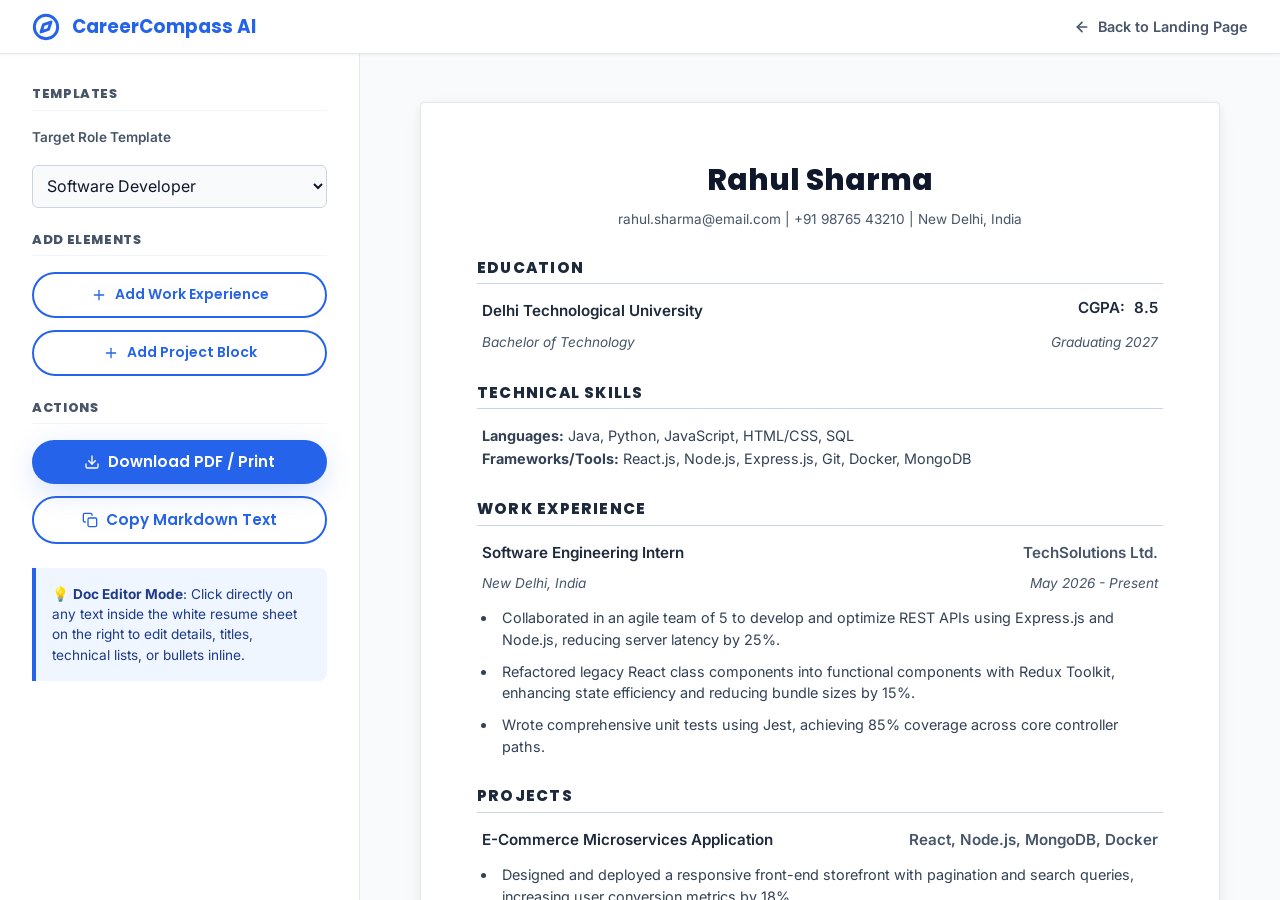
<file: resume.html>
<!DOCTYPE html>
<html lang="en">
<head>
  <meta charset="UTF-8">
  <meta name="viewport" content="width=device-width, initial-scale=1.0">
  <meta name="description" content="Interactive Doc-Style Resume Builder. Click and edit your resume directly in a professional ATS format.">
  <title>Doc-Style Resume Builder | CareerCompass AI</title>
  
  <!-- Google Fonts Preconnect & Async Load -->
  <link rel="preconnect" href="https://fonts.googleapis.com">
  <link rel="preconnect" href="https://fonts.gstatic.com" crossorigin>
  <link href="https://fonts.googleapis.com/css2?family=Inter:wght@300;400;500;600;700&family=Poppins:wght@400;500;600;700;800&display=swap" rel="stylesheet" media="print" onload="this.media='all'">
  
  <link rel="stylesheet" href="style.css?v=2">
  <style>
    /* Standing Builder Page CSS Grid Layout */
    body {
      background-color: #f1f5f9;
      color: #0f172a;
      min-height: 100vh;
      display: flex;
      flex-direction: column;
      margin: 0;
      font-family: 'Inter', sans-serif;
    }
    
    .builder-header {
      background-color: #ffffff;
      border-bottom: 1px solid #e2e8f0;
      padding: 0.75rem 2rem;
      position: sticky;
      top: 0;
      z-index: 100;
      display: flex;
      justify-content: space-between;
      align-items: center;
      box-shadow: 0 1px 3px rgba(15, 23, 42, 0.05);
    }
    
    .builder-logo {
      display: flex;
      align-items: center;
      gap: 0.75rem;
      font-weight: 700;
      font-size: 1.15rem;
      color: #2563eb;
      text-decoration: none;
      font-family: 'Poppins', sans-serif;
    }
    
    .builder-logo svg {
      width: 1.75rem;
      height: 1.75rem;
    }
    
    .back-btn {
      color: #475569;
      text-decoration: none;
      font-size: 0.9rem;
      font-weight: 600;
      display: flex;
      align-items: center;
      gap: 0.5rem;
      transition: color 0.2s;
    }
    
    .back-btn:hover {
      color: #2563eb;
    }
    
    .builder-layout {
      flex-grow: 1;
      display: grid;
      grid-template-columns: 360px 1fr;
      height: calc(100vh - 60px);
      overflow: hidden;
    }
    
    @media (max-width: 992px) {
      .builder-layout {
        grid-template-columns: 1fr;
        height: auto;
        overflow: auto;
      }
    }
    
    .builder-sidebar {
      background-color: #ffffff;
      border-right: 1px solid #e2e8f0;
      padding: 2rem;
      overflow-y: auto;
      display: flex;
      flex-direction: column;
      gap: 1.5rem;
      box-sizing: border-box;
    }
    
    .sidebar-section {
      display: flex;
      flex-direction: column;
      gap: 0.75rem;
    }
    
    .sidebar-section h3 {
      font-size: 0.8rem;
      font-weight: 750;
      text-transform: uppercase;
      letter-spacing: 0.05em;
      color: #475569;
      border-bottom: 1.5px solid #f1f5f9;
      padding-bottom: 0.5rem;
      margin: 0 0 0.25rem 0;
      font-family: 'Poppins', sans-serif;
    }
    
    .sidebar-info-tip {
      background-color: #eff6ff;
      border-left: 4px solid #2563eb;
      padding: 1rem;
      border-radius: 0 8px 8px 0;
      font-size: 0.85rem;
      line-height: 1.5;
      color: #1e3a8a;
    }
    
    .sidebar-info-tip p {
      margin: 0;
    }
    
    .builder-canvas {
      padding: 3rem;
      overflow-y: auto;
      display: flex;
      justify-content: center;
      align-items: flex-start;
      background-color: #f8fafc;
      box-sizing: border-box;
    }
    
    @media (max-width: 768px) {
      .builder-canvas {
        padding: 1.5rem 1rem;
      }
    }
    
    /* Interactive Editable Doc Sheet Styles */
    .editable-doc-sheet {
      background: #ffffff;
      width: 100%;
      max-width: 800px;
      min-height: 1050px;
      padding: 3.5rem;
      box-shadow: 0 4px 20px -2px rgba(15, 23, 42, 0.06), 0 2px 8px -1px rgba(15, 23, 42, 0.04);
      border-radius: 4px;
      border: 1px solid #e2e8f0;
      box-sizing: border-box;
      font-family: 'Inter', sans-serif;
      color: #1e293b;
      position: relative;
    }
    
    .editable-doc-sheet [contenteditable="true"] {
      outline: none;
      border: 1px dashed transparent;
      padding: 2px 4px;
      border-radius: 4px;
      transition: all 0.2s;
    }
    
    .editable-doc-sheet [contenteditable="true"]:hover {
      background-color: #eff6ff;
      border-color: #bfdbfe;
    }
    
    .editable-doc-sheet [contenteditable="true"]:focus {
      background-color: #ffffff;
      border-color: #2563eb;
      box-shadow: 0 0 0 3px rgba(37, 99, 235, 0.15);
    }
    
    /* Document Section formatting */
    .doc-name {
      font-family: 'Poppins', sans-serif;
      font-size: 1.85rem;
      font-weight: 800;
      color: #0f172a;
      text-align: center;
      margin: 0 0 0.35rem 0;
      line-height: 1.2;
    }
    
    .doc-meta {
      text-align: center;
      font-size: 0.85rem;
      color: #475569;
      margin: 0 0 1.5rem 0;
      line-height: 1.4;
      border-bottom: 2px solid #334155;
      padding-bottom: 0.75rem;
    }
    
    .doc-section-title {
      font-family: 'Poppins', sans-serif;
      font-size: 0.95rem;
      font-weight: 750;
      text-transform: uppercase;
      letter-spacing: 0.08em;
      color: #1e293b;
      border-bottom: 1px solid #cbd5e1;
      padding-bottom: 0.2rem;
      margin-top: 1.5rem;
      margin-bottom: 0.75rem;
    }
    
    .doc-block {
      margin-bottom: 1rem;
      position: relative;
    }
    
    .doc-block:hover .block-actions {
      opacity: 1;
    }
    
    .doc-row-between {
      display: flex;
      justify-content: space-between;
      font-weight: 600;
      font-size: 0.95rem;
      margin-bottom: 0.15rem;
    }
    
    .doc-row-sub {
      color: #475569;
      font-style: italic;
      display: flex;
      justify-content: space-between;
      font-size: 0.85rem;
      margin-bottom: 0.4rem;
    }
    
    .doc-bullets {
      padding-left: 1.25rem;
      margin: 0.25rem 0 0 0;
      list-style-type: disc;
    }
    
    .doc-bullets li {
      font-size: 0.9rem;
      line-height: 1.5;
      margin-bottom: 0.25rem;
      color: #334155;
    }
    
    .doc-skills-text {
      font-size: 0.9rem;
      line-height: 1.6;
      color: #334155;
    }
    
    /* Interactive Block Deletion Control Overlay */
    .block-actions {
      position: absolute;
      right: -2.5rem;
      top: 0;
      display: flex;
      flex-direction: column;
      gap: 0.25rem;
      opacity: 0;
      transition: opacity 0.2s;
    }
    
    @media (max-width: 992px) {
      .block-actions {
        position: relative;
        right: 0;
        top: 0;
        flex-direction: row;
        margin-top: 0.5rem;
        opacity: 1;
      }
    }
    
    .block-btn-delete {
      background: #fef2f2;
      border: 1px solid #fee2e2;
      color: #ef4444;
      width: 1.75rem;
      height: 1.75rem;
      border-radius: 4px;
      display: flex;
      align-items: center;
      justify-content: center;
      cursor: pointer;
      font-size: 0.85rem;
      transition: all 0.2s;
    }
    
    .block-btn-delete:hover {
      background: #ef4444;
      color: #ffffff;
      border-color: #ef4444;
    }
    
    .block-btn-delete svg {
      width: 1rem;
      height: 1rem;
    }
    
    /* Toast Notification */
    .toast-container {
      position: fixed;
      bottom: 2.5rem;
      right: 2.5rem;
      z-index: 9999;
      display: flex;
      flex-direction: column;
      gap: 0.85rem;
    }
    
    .toast {
      background: rgba(15, 23, 42, 0.9);
      backdrop-filter: blur(12px);
      -webkit-backdrop-filter: blur(12px);
      color: #ffffff;
      border: 1px solid rgba(255, 255, 255, 0.15);
      padding: 1.15rem 1.75rem;
      border-radius: 6px;
      box-shadow: 0 10px 15px -3px rgba(0, 0, 0, 0.1);
      display: flex;
      align-items: center;
      gap: 0.85rem;
      transform: translateY(120px);
      opacity: 0;
      transition: all 0.45s cubic-bezier(0.175, 0.885, 0.32, 1.275);
    }
    
    .toast.show {
      transform: translateY(0);
      opacity: 1;
    }
    
    .toast-success-icon {
      color: #14b8a6;
      font-size: 1.35rem;
      font-weight: 800;
    }
    
    /* Print overrides */
    @media print {
      body {
        background: white !important;
        margin: 0 !important;
        padding: 0 !important;
      }
      .builder-header, .builder-sidebar, .toast-container {
        display: none !important;
      }
      .builder-layout {
        display: block !important;
        height: auto !important;
        overflow: visible !important;
      }
      .builder-canvas {
        background: white !important;
        padding: 0 !important;
        display: block !important;
        overflow: visible !important;
      }
      .editable-doc-sheet {
        box-shadow: none !important;
        border: none !important;
        padding: 0 !important;
        margin: 0 !important;
        max-width: 100% !important;
        min-height: auto !important;
      }
      .editable-doc-sheet [contenteditable="true"] {
        border: none !important;
        padding: 0 !important;
        background-color: transparent !important;
      }
      .block-actions {
        display: none !important;
      }
    }
  </style>
</head>
<body>

  <!-- Navigation Header Bar -->
  <header class="builder-header">
    <a href="index.html" class="builder-logo">
      <svg xmlns="http://www.w3.org/2000/svg" viewBox="0 0 24 24" fill="none" stroke="currentColor" stroke-width="2.5" stroke-linecap="round" stroke-linejoin="round">
        <circle cx="12" cy="12" r="10"></circle>
        <polygon points="16.24 7.76 14.12 14.12 7.76 16.24 9.88 9.88 16.24 7.76"></polygon>
      </svg>
      <span>CareerCompass AI</span>
    </a>
    
    <a href="index.html" class="back-btn">
      <svg xmlns="http://www.w3.org/2000/svg" viewBox="0 0 24 24" fill="none" stroke="currentColor" stroke-width="2.5" stroke-linecap="round" stroke-linejoin="round" width="16" height="16"><line x1="19" y1="12" x2="5" y2="12"></line><polyline points="12 19 5 12 12 5"></polyline></svg>
      Back to Landing Page
    </a>
  </header>

  <!-- Main Grid Workspace -->
  <div class="builder-layout">
    
    <!-- Left Panel Controls -->
    <aside class="builder-sidebar">
      
      <div class="sidebar-section">
        <h3>Templates</h3>
        <label for="template-select" style="font-size: 0.85rem; font-weight: 600; color: #475569;">Target Role Template</label>
        <select id="template-select" class="form-input" style="width: 100%; padding: 0.6rem; border-radius: 6px; border: 1px solid #cbd5e1; outline: none; margin-top: 0.25rem;">
          <option value="Software Developer" selected>Software Developer</option>
          <option value="Data Analyst">Data Analyst</option>
          <option value="AI Engineer">AI Engineer</option>
        </select>
      </div>
      
      <div class="sidebar-section">
        <h3>Add Elements</h3>
        <button id="btn-add-experience" class="btn btn-outline btn-sm" style="width: 100%; display: flex; align-items: center; justify-content: center; gap: 0.5rem; padding: 0.65rem;">
          <svg xmlns="http://www.w3.org/2000/svg" viewBox="0 0 24 24" fill="none" stroke="currentColor" stroke-width="2" stroke-linecap="round" stroke-linejoin="round" width="16" height="16"><line x1="12" y1="5" x2="12" y2="19"></line><line x1="5" y1="12" x2="19" y2="12"></line></svg>
          Add Work Experience
        </button>
        
        <button id="btn-add-project" class="btn btn-outline btn-sm" style="width: 100%; display: flex; align-items: center; justify-content: center; gap: 0.5rem; padding: 0.65rem;">
          <svg xmlns="http://www.w3.org/2000/svg" viewBox="0 0 24 24" fill="none" stroke="currentColor" stroke-width="2" stroke-linecap="round" stroke-linejoin="round" width="16" height="16"><line x1="12" y1="5" x2="12" y2="19"></line><line x1="5" y1="12" x2="19" y2="12"></line></svg>
          Add Project Block
        </button>
      </div>
      
      <div class="sidebar-section">
        <h3>Actions</h3>
        <button id="btn-download-pdf" class="btn btn-primary" style="width: 100%; display: flex; align-items: center; justify-content: center; gap: 0.5rem; padding: 0.65rem;">
          <svg xmlns="http://www.w3.org/2000/svg" viewBox="0 0 24 24" fill="none" stroke="currentColor" stroke-width="2" stroke-linecap="round" stroke-linejoin="round" width="16" height="16"><path d="M21 15v4a2 2 0 0 1-2 2H5a2 2 0 0 1-2-2v-4"></path><polyline points="7 10 12 15 17 10"></polyline><line x1="12" y1="15" x2="12" y2="3"></line></svg>
          Download PDF / Print
        </button>
        
        <button id="btn-copy-markdown" class="btn btn-outline" style="width: 100%; display: flex; align-items: center; justify-content: center; gap: 0.5rem; padding: 0.65rem;">
          <svg xmlns="http://www.w3.org/2000/svg" viewBox="0 0 24 24" fill="none" stroke="currentColor" stroke-width="2" stroke-linecap="round" stroke-linejoin="round" width="16" height="16"><rect x="9" y="9" width="13" height="13" rx="2" ry="2"></rect><path d="M5 15H4a2 2 0 0 1-2-2V4a2 2 0 0 1 2-2h9a2 2 0 0 1 2 2v1"></path></svg>
          Copy Markdown Text
        </button>
      </div>

      <div class="sidebar-info-tip">
        <p>💡 <strong>Doc Editor Mode</strong>: Click directly on any text inside the white resume sheet on the right to edit details, titles, technical lists, or bullets inline.</p>
      </div>
      
    </aside>
    
    <!-- Right Panel Canvas (A4 Sheet Preview) -->
    <main class="builder-canvas">
      <div class="editable-doc-sheet" id="resume-sheet">
        
        <!-- Profile Header -->
        <h1 class="doc-name" contenteditable="true" id="doc-full-name">Rahul Sharma</h1>
        <div class="doc-meta" contenteditable="true" id="doc-meta-info">rahul.sharma@email.com | +91 98765 43210 | New Delhi, India</div>
        
        <!-- Education -->
        <div class="doc-section-title">Education</div>
        <div class="doc-block">
          <div class="doc-row-between">
            <span contenteditable="true">Delhi Technological University</span>
            <span>CGPA: <span contenteditable="true">8.5</span></span>
          </div>
          <div class="doc-row-sub">
            <span contenteditable="true">Bachelor of Technology</span>
            <span contenteditable="true">Graduating 2027</span>
          </div>
        </div>
        
        <!-- Technical Skills -->
        <div class="doc-section-title">Technical Skills</div>
        <div class="doc-block">
          <div class="doc-skills-text" contenteditable="true" id="doc-skills-box">
            <strong>Languages:</strong> Java, Python, JavaScript, HTML/CSS, SQL<br>
            <strong>Frameworks/Tools:</strong> React.js, Node.js, Express.js, Git, Docker, MongoDB
          </div>
        </div>
        
        <!-- Experience Block List -->
        <div class="doc-section-title">Work Experience</div>
        <div id="doc-experience-list">
          <div class="doc-block">
            <div class="doc-row-between">
              <span contenteditable="true">Software Engineering Intern</span>
              <span contenteditable="true" style="color: #475569;">TechSolutions Ltd.</span>
            </div>
            <div class="doc-row-sub">
              <span contenteditable="true">New Delhi, India</span>
              <span contenteditable="true">May 2026 - Present</span>
            </div>
            <ul class="doc-bullets">
              <li contenteditable="true">Collaborated in an agile team of 5 to develop and optimize REST APIs using Express.js and Node.js, reducing server latency by 25%.</li>
              <li contenteditable="true">Refactored legacy React class components into functional components with Redux Toolkit, enhancing state efficiency and reducing bundle sizes by 15%.</li>
              <li contenteditable="true">Wrote comprehensive unit tests using Jest, achieving 85% coverage across core controller paths.</li>
            </ul>
            <div class="block-actions">
              <button class="block-btn-delete" title="Delete experience block" onclick="deleteBlock(this)">
                <svg xmlns="http://www.w3.org/2000/svg" viewBox="0 0 24 24" fill="none" stroke="currentColor" stroke-width="2" stroke-linecap="round" stroke-linejoin="round"><polyline points="3 6 5 6 21 6"></polyline><path d="M19 6v14a2 2 0 0 1-2 2H7a2 2 0 0 1-2-2V6m3 0V4a2 2 0 0 1 2-2h4a2 2 0 0 1 2 2v2"></path></svg>
              </button>
            </div>
          </div>
        </div>
        
        <!-- Projects Block List -->
        <div class="doc-section-title">Projects</div>
        <div id="doc-projects-list">
          <div class="doc-block">
            <div class="doc-row-between">
              <span contenteditable="true">E-Commerce Microservices Application</span>
              <span contenteditable="true" style="color: #475569;">React, Node.js, MongoDB, Docker</span>
            </div>
            <ul class="doc-bullets" style="margin-top: 0.4rem;">
              <li contenteditable="true">Designed and deployed a responsive front-end storefront with pagination and search queries, increasing user conversion metrics by 18%.</li>
              <li contenteditable="true">Implemented JWT session authorization checks and integrated Stripe payment processing interfaces.</li>
              <li contenteditable="true">Containerized microservices using Docker configurations, simplifying local team setup times.</li>
            </ul>
            <div class="block-actions">
              <button class="block-btn-delete" title="Delete project block" onclick="deleteBlock(this)">
                <svg xmlns="http://www.w3.org/2000/svg" viewBox="0 0 24 24" fill="none" stroke="currentColor" stroke-width="2" stroke-linecap="round" stroke-linejoin="round"><polyline points="3 6 5 6 21 6"></polyline><path d="M19 6v14a2 2 0 0 1-2 2H7a2 2 0 0 1-2-2V6m3 0V4a2 2 0 0 1 2-2h4a2 2 0 0 1 2 2v2"></path></svg>
              </button>
            </div>
          </div>
        </div>
        
      </div>
    </main>
    
  </div>

  <!-- Toast Message container -->
  <div class="toast-container" id="toast-container"></div>

  <!-- JavaScript file -->
  <script src="resume.js"></script>
</body>
</html>
</file>
<file: style.css>
/* Fonts are loaded asynchronously in index.html to improve Lighthouse LCP/FCP metrics */
/* ==========================================
   DESIGN TOKENS & ROOT VARIABLES
   ========================================== */
:root {
  /* Premium Palette */
  --primary: #2563EB;
  --primary-hover: #1D4ED8;
  --primary-light: #EFF6FF;
  --secondary: #14B8A6;
  --secondary-hover: #0D9488;
  --secondary-light: #F0FDFA;
  --dark: #0F172A;
  --dark-light: #1E293B;
  --dark-muted: #475569;
  --gray: #475569;
  --light: #F8FAFC;
  --border: #E2E8F0;
  --border-focus: #93C5FD;
  --white: #FFFFFF;
  
  /* Status Colors */
  --success: #10B981;
  --warning: #F59E0B;
  --error: #EF4444;

  /* Shadows (More subtle & premium) */
  --shadow-sm: 0 1px 3px rgba(15, 23, 42, 0.03);
  --shadow-md: 0 4px 20px -2px rgba(15, 23, 42, 0.06), 0 2px 8px -1px rgba(15, 23, 42, 0.04);
  --shadow-lg: 0 20px 25px -5px rgba(15, 23, 42, 0.08), 0 10px 10px -5px rgba(15, 23, 42, 0.03);
  --shadow-xl: 0 35px 60px -15px rgba(15, 23, 42, 0.12);
  --shadow-primary: 0 8px 30px -4px rgba(37, 99, 235, 0.25);
  --shadow-secondary: 0 8px 30px -4px rgba(20, 184, 166, 0.25);

  /* Glassmorphism */
  --glass: rgba(255, 255, 255, 0.8);
  --glass-border: rgba(255, 255, 255, 0.6);
  --glass-shadow: 0 8px 32px 0 rgba(31, 38, 135, 0.04);

  /* Typography */
  --font-heading: 'Poppins', sans-serif;
  --font-body: 'Inter', sans-serif;

  /* Radii */
  --radius-sm: 0.5rem;
  --radius-md: 0.875rem;
  --radius-lg: 1.5rem;
  --radius-xl: 2.25rem;
  --radius-full: 9999px;

  /* Transitions */
  --transition-fast: 0.15s cubic-bezier(0.4, 0, 0.2, 1);
  --transition-normal: 0.25s cubic-bezier(0.4, 0, 0.2, 1);
  --transition-slow: 0.4s cubic-bezier(0.4, 0, 0.2, 1);

  --header-height: 80px;
}

/* ==========================================
   SCROLLBAR & RESET
   ========================================== */
*, *::before, *::after {
  box-sizing: border-box;
  margin: 0;
  padding: 0;
}

/* Styled Scrollbar */
::-webkit-scrollbar {
  width: 10px;
}
::-webkit-scrollbar-track {
  background: var(--light);
}
::-webkit-scrollbar-thumb {
  background: #CBD5E1;
  border-radius: var(--radius-full);
  border: 2.5px solid var(--light);
}
::-webkit-scrollbar-thumb:hover {
  background: var(--gray);
}

html {
  scroll-behavior: smooth;
  scroll-padding-top: var(--header-height);
  font-size: 16px;
}

body {
  font-family: var(--font-body);
  background-color: var(--light);
  color: var(--dark-muted);
  line-height: 1.6;
  overflow-x: hidden;
  -webkit-font-smoothing: antialiased;
}

h1, h2, h3, h4, h5, h6 {
  font-family: var(--font-heading);
  color: var(--dark);
  font-weight: 700;
  line-height: 1.2;
}

a {
  text-decoration: none;
  color: inherit;
  transition: var(--transition-fast);
}

img {
  max-width: 100%;
  height: auto;
  display: block;
}

button, input, textarea, select {
  font-family: inherit;
  font-size: inherit;
  outline: none;
}

button {
  cursor: pointer;
  border: none;
  background: none;
}

ul {
  list-style: none;
}

/* ==========================================
   UTILITY CLASSES & GRID
   ========================================== */
.container {
  width: 100%;
  max-width: 1280px;
  margin: 0 auto;
  padding: 0 2rem;
}

@media (max-width: 640px) {
  .container { padding: 0 1.25rem; }
  .grid-span-2 { grid-column: auto; }
}

.text-center { text-align: center; }
.text-primary { color: var(--primary); }
.text-secondary { color: var(--secondary); }
.font-semibold { font-weight: 600; }
.font-bold { font-weight: 700; }

.section {
  padding: 8.5rem 0;
  position: relative;
}

@media (max-width: 768px) {
  .section { padding: 5rem 0; }
}

.section-header {
  max-width: 720px;
  margin: 0 auto 5rem auto;
}

.section-tag {
  display: inline-block;
  font-family: var(--font-heading);
  font-size: 0.8rem;
  font-weight: 600;
  text-transform: uppercase;
  letter-spacing: 0.12em;
  color: var(--primary);
  background-color: var(--primary-light);
  padding: 0.5rem 1.25rem;
  border-radius: var(--radius-full);
  margin-bottom: 1.25rem;
  box-shadow: 0 2px 10px rgba(37, 99, 235, 0.05);
}

.section-title {
  font-size: 2.5rem;
  font-weight: 800;
  letter-spacing: -0.01em;
  color: var(--dark);
  margin-bottom: 1.25rem;
  line-height: 1.25;
}

@media (max-width: 768px) {
  .section-title { font-size: 1.95rem; }
}

.section-subtitle {
  font-size: 1.15rem;
  color: var(--gray);
  line-height: 1.6;
}

/* Glassmorphism & Cards Overhaul */
.glass-card {
  background: var(--glass);
  backdrop-filter: blur(16px);
  -webkit-backdrop-filter: blur(16px);
  border: 1px solid var(--glass-border);
  box-shadow: var(--glass-shadow);
  border-radius: var(--radius-lg);
  transition: transform var(--transition-normal), box-shadow var(--transition-normal);
}

.glass-card:hover {
  transform: translateY(-6px);
  box-shadow: var(--shadow-xl);
}

/* Buttons upgrade */
.btn {
  display: inline-flex;
  align-items: center;
  justify-content: center;
  gap: 0.6rem;
  padding: 0.95rem 2.25rem;
  font-weight: 600;
  border-radius: var(--radius-full);
  transition: all var(--transition-normal);
  font-family: var(--font-heading);
  font-size: 0.95rem;
}

.btn-sm {
  padding: 0.6rem 1.5rem;
  font-size: 0.875rem;
}

.btn-primary {
  background-color: var(--primary);
  color: var(--white);
  box-shadow: var(--shadow-primary);
}

.btn-primary:hover {
  background-color: var(--primary-hover);
  transform: translateY(-3px);
  box-shadow: 0 15px 32px -4px rgba(37, 99, 235, 0.35);
}

.btn-secondary {
  background-color: var(--secondary);
  color: var(--white);
  box-shadow: var(--shadow-secondary);
}

.btn-secondary:hover {
  background-color: var(--secondary-hover);
  transform: translateY(-3px);
  box-shadow: 0 15px 32px -4px rgba(20, 184, 166, 0.35);
}

.btn-outline {
  border: 2px solid var(--primary);
  color: var(--primary);
  background-color: transparent;
}

.btn-outline:hover {
  background-color: var(--primary-light);
  transform: translateY(-3px);
}

.btn-white {
  background-color: var(--white);
  color: var(--primary);
  box-shadow: var(--shadow-md);
}

.btn-white:hover {
  background-color: var(--primary-light);
  transform: translateY(-3px);
  box-shadow: var(--shadow-lg);
}

/* Grid layout rules */
.grid-2 {
  display: grid;
  grid-template-columns: repeat(2, 1fr);
  gap: 3.5rem;
  align-items: center;
}

.grid-3 {
  display: grid;
  grid-template-columns: repeat(3, 1fr);
  gap: 2.25rem;
}

.grid-4 {
  display: grid;
  grid-template-columns: repeat(4, 1fr);
  gap: 2rem;
}

.grid-span-2 {
  grid-column: span 2;
}

@media (max-width: 1024px) {
  .grid-3 { grid-template-columns: repeat(2, 1fr); }
  .grid-4 { grid-template-columns: repeat(2, 1fr); }
}

@media (max-width: 768px) {
  .grid-2 { grid-template-columns: 1fr; gap: 3rem; }
  .grid-3 { grid-template-columns: 1fr; }
  .grid-4 { grid-template-columns: 1fr; }
}

/* Ambient Backdrop Glows */
.bg-glow-top {
  position: absolute;
  top: -10%;
  left: 5%;
  width: 50vw;
  height: 50vw;
  background: radial-gradient(circle, rgba(37, 99, 235, 0.08) 0%, rgba(255, 255, 255, 0) 70%);
  z-index: -1;
  pointer-events: none;
}

.bg-glow-bottom {
  position: absolute;
  bottom: -5%;
  right: -5%;
  width: 55vw;
  height: 55vw;
  background: radial-gradient(circle, rgba(20, 184, 166, 0.07) 0%, rgba(255, 255, 255, 0) 70%);
  z-index: -1;
  pointer-events: none;
}


/* ==========================================
   HEADER & GLASS NAVIGATION
   ========================================== */
.header {
  position: fixed;
  top: 0;
  left: 0;
  width: 100%;
  height: var(--header-height);
  z-index: 1000;
  display: flex;
  align-items: center;
  transition: all var(--transition-normal);
  border-bottom: 1px solid transparent;
}

.header.scrolled {
  background: rgba(255, 255, 255, 0.8);
  backdrop-filter: blur(20px);
  -webkit-backdrop-filter: blur(20px);
  box-shadow: var(--shadow-sm);
  border-bottom: 1px solid rgba(226, 232, 240, 0.7);
  height: 72px;
}

.header .container {
  display: flex;
  align-items: center;
  justify-content: space-between;
}

.logo {
  display: flex;
  align-items: center;
  gap: 0.75rem;
  font-family: var(--font-heading);
  font-weight: 800;
  font-size: 1.5rem;
  color: var(--dark);
}

.logo span {
  background: linear-gradient(135deg, var(--primary) 0%, var(--secondary) 100%);
  -webkit-background-clip: text;
  -webkit-text-fill-color: transparent;
}

.logo svg {
  width: 2.25rem;
  height: 2.25rem;
  color: var(--primary);
  animation: rotation-slow 20s linear infinite;
  filter: drop-shadow(0 2px 8px rgba(37, 99, 235, 0.2));
}

.nav-menu {
  display: flex;
  align-items: center;
  gap: 2.25rem;
}

#mobile-menu-cta {
  display: none !important;
}

.nav-link {
  font-weight: 600;
  color: var(--dark-muted);
  font-size: 0.95rem;
  position: relative;
  padding: 0.5rem 0;
}

.nav-link:hover, .nav-link.active {
  color: var(--primary);
}

.nav-link::after {
  content: '';
  position: absolute;
  bottom: 0;
  left: 0;
  width: 0;
  height: 2.5px;
  background-color: var(--primary);
  border-radius: var(--radius-full);
  transition: width var(--transition-normal);
}

.nav-link:hover::after, .nav-link.active::after {
  width: 100%;
}

.header-cta {
  display: flex;
  align-items: center;
}

.hamburger {
  display: none;
  flex-direction: column;
  justify-content: space-between;
  width: 1.85rem;
  height: 1.35rem;
  cursor: pointer;
  z-index: 1001;
}

.hamburger span {
  width: 100%;
  height: 3px;
  background-color: var(--dark);
  border-radius: var(--radius-full);
  transition: all var(--transition-normal);
}

@media (max-width: 1024px) {
  .hamburger { display: flex; }

  .nav-menu {
    position: fixed;
    top: 0;
    right: -100%;
    width: 320px;
    height: 100vh;
    background-color: rgba(255, 255, 255, 0.98);
    backdrop-filter: blur(16px);
    -webkit-backdrop-filter: blur(16px);
    box-shadow: -10px 0 40px rgba(15, 23, 42, 0.08);
    flex-direction: column;
    align-items: flex-start;
    padding: 7rem 3rem 3rem 3rem;
    gap: 1.75rem;
    transition: right var(--transition-normal);
    z-index: 999;
  }

  .nav-menu.open { right: 0; }

  .header-cta { display: none; }

  #mobile-menu-cta {
    display: inline-flex !important;
  }

  .nav-menu .btn {
    width: 100%;
    margin-top: 1.5rem;
  }
}

.hamburger.open span:nth-child(1) { transform: translateY(7.5px) rotate(45deg); }
.hamburger.open span:nth-child(2) { opacity: 0; }
.hamburger.open span:nth-child(3) { transform: translateY(-7.5px) rotate(-45deg); }


/* ==========================================
   HERO SECTION
   ========================================== */
.hero {
  padding-top: calc(var(--header-height) + 4rem);
  padding-bottom: 7rem;
  min-height: 90vh;
  display: flex;
  align-items: center;
  position: relative;
  overflow: hidden;
}

.hero-tag {
  display: inline-flex;
  align-items: center;
  gap: 0.6rem;
  background-color: var(--primary-light);
  color: var(--primary);
  font-weight: 600;
  font-size: 0.85rem;
  padding: 0.5rem 1.25rem;
  border-radius: var(--radius-full);
  margin-bottom: 1.75rem;
  border: 1px solid rgba(37, 99, 235, 0.12);
  box-shadow: 0 4px 12px rgba(37, 99, 235, 0.03);
}

.hero-tag svg {
  width: 1rem;
  height: 1rem;
  color: var(--secondary);
}

.hero-title {
  font-size: 3.75rem;
  font-weight: 850;
  letter-spacing: -0.03em;
  margin-bottom: 1.75rem;
  line-height: 1.15;
}

.hero-title span {
  background: linear-gradient(135deg, var(--primary) 0%, var(--secondary) 100%);
  -webkit-background-clip: text;
  -webkit-text-fill-color: transparent;
}

.hero-subtitle {
  font-size: 1.15rem;
  margin-bottom: 3rem;
  color: var(--gray);
  max-width: 580px;
  line-height: 1.7;
}

.hero-ctas {
  display: flex;
  gap: 1.25rem;
  margin-bottom: 3rem;
  flex-wrap: wrap;
}

.hero-illustration {
  position: relative;
  display: flex;
  justify-content: center;
  align-items: center;
}

.hero-image-wrapper {
  position: relative;
  border-radius: var(--radius-lg);
  overflow: hidden;
  box-shadow: var(--shadow-xl);
  border: 5px solid var(--white);
  animation: floatImage 8s ease-in-out infinite;
  will-change: transform;
}

.hero-image-wrapper img {
  border-radius: calc(var(--radius-lg) - 5px);
  width: 100%;
}

.hero-badge {
  position: absolute;
  display: flex;
  align-items: center;
  gap: 0.875rem;
  background-color: rgba(255, 255, 255, 0.92);
  backdrop-filter: blur(12px);
  -webkit-backdrop-filter: blur(12px);
  border: 1px solid var(--white);
  border-radius: var(--radius-md);
  padding: 0.85rem 1.25rem;
  box-shadow: var(--shadow-lg);
}

.hero-badge-1 {
  top: -8%;
  left: -12%;
  animation: floatBadge1 10s ease-in-out infinite 0.5s;
  will-change: transform;
}

.hero-badge-2 {
  bottom: -8%;
  right: -10%;
  animation: floatBadge2 11s ease-in-out infinite 1.5s;
  will-change: transform;
}

.hero-badge-icon {
  background-color: var(--primary-light);
  color: var(--primary);
  width: 2.75rem;
  height: 2.75rem;
  display: flex;
  align-items: center;
  justify-content: center;
  border-radius: 50%;
}

.hero-badge-2 .hero-badge-icon {
  background-color: var(--secondary-light);
  color: var(--secondary);
}

.hero-badge-info h4 {
  font-size: 0.9rem;
  font-weight: 700;
  color: var(--dark);
}

.hero-badge-info p {
  font-size: 0.775rem;
  color: var(--gray);
}

@media (max-width: 1200px) {
  .hero-title { font-size: 3.25rem; }
  .hero-badge-1 { top: -10%; left: -2%; }
  .hero-badge-2 { bottom: -10%; right: -2%; }
}

@media (max-width: 768px) {
  .hero {
    text-align: center;
    padding-top: calc(var(--header-height) + 2rem);
    padding-bottom: 4rem;
  }
  .hero-tag { justify-content: center; }
  .hero-subtitle { margin-left: auto; margin-right: auto; }
  .hero-ctas { justify-content: center; }
  .hero-badge { display: none; }
}


/* ==========================================
   STATS SECTION
   ========================================== */
.stats {
  padding: 0;
  margin-top: -4rem;
  position: relative;
  z-index: 10;
}

.stats-grid {
  background: var(--white);
  border-radius: var(--radius-lg);
  box-shadow: var(--shadow-lg);
  border: 1px solid var(--border);
  padding: 3rem 2.5rem;
  display: grid;
  grid-template-columns: repeat(4, 1fr);
  gap: 2rem;
  text-align: center;
}

.stat-item {
  position: relative;
  transition: transform var(--transition-fast);
}

.stat-item:hover {
  transform: translateY(-2px);
}

.stat-item:not(:last-child)::after {
  content: '';
  position: absolute;
  right: -1rem;
  top: 15%;
  height: 70%;
  width: 1px;
  background-color: var(--border);
}

.stat-number {
  font-size: 2.75rem;
  font-weight: 850;
  color: var(--primary);
  margin-bottom: 0.25rem;
  font-family: var(--font-heading);
  letter-spacing: -0.02em;
  background: linear-gradient(135deg, var(--primary) 0%, var(--secondary) 100%);
  -webkit-background-clip: text;
  -webkit-text-fill-color: transparent;
}

.stat-label {
  font-size: 0.95rem;
  color: var(--gray);
  font-weight: 600;
}

@media (max-width: 1024px) {
  .stats-grid {
    grid-template-columns: repeat(2, 1fr);
    padding: 2.5rem 2rem;
  }
  .stat-item:nth-child(2)::after { display: none; }
}

@media (max-width: 640px) {
  .stats-grid {
    grid-template-columns: 1fr;
    gap: 2rem;
  }
  .stat-item::after { display: none !important; }
}


/* ==========================================
   FEATURES SECTION
   ========================================== */
.features {
  background-color: var(--light);
}

.features-grid {
  display: grid;
  grid-template-columns: repeat(3, 1fr);
  gap: 2.25rem;
}

.feature-card {
  background-color: var(--white);
  border-radius: var(--radius-lg);
  border: 1px solid var(--border);
  padding: 3rem 2.5rem;
  transition: all var(--transition-normal);
  position: relative;
  overflow: hidden;
}

.feature-card:hover {
  transform: translateY(-8px);
  box-shadow: var(--shadow-lg);
  border-color: rgba(37, 99, 235, 0.2);
}

.feature-card::before {
  content: '';
  position: absolute;
  top: 0;
  left: 0;
  width: 100%;
  height: 4px;
  background: linear-gradient(90deg, var(--primary), var(--secondary));
  opacity: 0;
  transition: opacity var(--transition-normal);
}

.feature-card:hover::before {
  opacity: 1;
}

.feature-icon-wrapper {
  width: 3.75rem;
  height: 3.75rem;
  border-radius: var(--radius-md);
  display: flex;
  align-items: center;
  justify-content: center;
  font-size: 1.75rem;
  margin-bottom: 1.75rem;
  transition: all var(--transition-normal);
  box-shadow: 0 4px 12px rgba(15, 23, 42, 0.03);
}

.feature-card:nth-child(even) .feature-icon-wrapper {
  background-color: var(--secondary-light);
  color: var(--secondary);
}

.feature-card:nth-child(odd) .feature-icon-wrapper {
  background-color: var(--primary-light);
  color: var(--primary);
}

.feature-card:hover .feature-icon-wrapper {
  transform: scale(1.08) rotate(4deg);
}

.feature-title {
  font-size: 1.35rem;
  margin-bottom: 1rem;
  font-weight: 700;
  color: var(--dark);
}

.feature-desc {
  font-size: 0.95rem;
  color: var(--gray);
  line-height: 1.6;
}

@media (max-width: 1024px) {
  .features-grid { grid-template-columns: repeat(2, 1fr); }
}

@media (max-width: 768px) {
  .features-grid { grid-template-columns: 1fr; }
  .feature-card { padding: 2.5rem 2rem; }
}


/* ==========================================
   HOW IT WORKS (PROCESS FLOW)
   ========================================== */
.how-it-works {
  background-color: var(--white);
}

.steps-container {
  position: relative;
  display: flex;
  justify-content: space-between;
  margin-top: 4rem;
  flex-wrap: wrap;
  gap: 2rem;
}

.steps-connector-line {
  position: absolute;
  top: 3.5rem;
  left: 12%;
  width: 76%;
  height: 3px;
  background: linear-gradient(90deg, var(--primary) 0%, var(--secondary) 100%);
  z-index: 1;
  opacity: 0.15;
}

@media (max-width: 1024px) {
  .steps-connector-line { display: none; }
}

.step-card {
  position: relative;
  flex: 1;
  min-width: 240px;
  text-align: center;
  z-index: 2;
  background: var(--white);
  padding: 1.75rem;
  border-radius: var(--radius-md);
  transition: transform var(--transition-normal);
}

.step-number-bubble {
  width: 6.5rem;
  height: 6.5rem;
  border-radius: 50%;
  background-color: var(--light);
  border: 4px solid var(--white);
  box-shadow: var(--shadow-md);
  margin: 0 auto 1.75rem auto;
  display: flex;
  align-items: center;
  justify-content: center;
  font-size: 1.75rem;
  font-weight: 850;
  color: var(--primary);
  position: relative;
  transition: all var(--transition-normal);
}

.step-card:hover {
  transform: translateY(-4px);
}

.step-card:hover .step-number-bubble {
  transform: scale(1.05);
  box-shadow: var(--shadow-lg);
  border-color: var(--primary-light);
  color: var(--white);
  background-color: var(--primary);
}

.step-card:nth-child(even) .step-number-bubble { color: var(--secondary); }

.step-card:nth-child(even):hover .step-number-bubble {
  background-color: var(--secondary);
  color: var(--white);
  border-color: var(--secondary-light);
}

.step-title {
  font-size: 1.3rem;
  margin-bottom: 0.85rem;
  font-weight: 700;
}

.step-desc {
  font-size: 0.95rem;
  color: var(--gray);
  line-height: 1.6;
}

@media (max-width: 768px) {
  .steps-container { flex-direction: column; align-items: center; }
  .step-card { max-width: 340px; }
}

.cta-banner {
  background: linear-gradient(135deg, var(--dark) 0%, var(--dark-light) 100%);
  border-radius: var(--radius-lg);
  padding: 5rem 4rem;
  text-align: center;
  color: var(--white);
  position: relative;
  overflow: hidden;
  box-shadow: var(--shadow-xl);
  margin-top: 5rem;
}

.cta-banner::before {
  content: '';
  position: absolute;
  top: -50%;
  left: -20%;
  width: 60%;
  height: 140%;
  background: radial-gradient(circle, rgba(37, 99, 235, 0.18) 0%, transparent 60%);
  pointer-events: none;
}

.cta-banner::after {
  content: '';
  position: absolute;
  bottom: -50%;
  right: -20%;
  width: 60%;
  height: 140%;
  background: radial-gradient(circle, rgba(20, 184, 166, 0.18) 0%, transparent 60%);
  pointer-events: none;
}

.cta-banner h3 {
  font-size: 2.5rem;
  color: var(--white);
  margin-bottom: 1.25rem;
  font-weight: 800;
  letter-spacing: -0.01em;
}

.cta-banner p {
  color: #94A3B8;
  max-width: 620px;
  margin: 0 auto 3rem auto;
  font-size: 1.15rem;
  line-height: 1.6;
}

@media (max-width: 768px) {
  .cta-banner { padding: 3.5rem 2rem; }
  .cta-banner h3 { font-size: 2rem; }
}


/* ==========================================
   ABOUT US
   ========================================== */
.about-us {
  background-color: var(--light);
}

.about-content-left {
  display: flex;
  flex-direction: column;
  gap: 2.25rem;
}

.vision-mission-card {
  background-color: var(--white);
  border-radius: var(--radius-lg);
  border: 1px solid var(--border);
  padding: 2.5rem;
  box-shadow: var(--shadow-sm);
  display: flex;
  gap: 1.75rem;
  transition: transform var(--transition-normal);
}

.vision-mission-card:hover {
  transform: translateY(-4px);
}

.card-icon-pill {
  width: 3.75rem;
  height: 3.75rem;
  border-radius: var(--radius-md);
  background-color: var(--primary-light);
  color: var(--primary);
  display: flex;
  align-items: center;
  justify-content: center;
  flex-shrink: 0;
  font-size: 1.75rem;
  box-shadow: 0 4px 12px rgba(37, 99, 235, 0.05);
}

.vision-mission-card:nth-child(2) .card-icon-pill {
  background-color: var(--secondary-light);
  color: var(--secondary);
}

.card-text h3 {
  font-size: 1.35rem;
  margin-bottom: 0.6rem;
  font-weight: 700;
}

.card-text p {
  font-size: 0.95rem;
  line-height: 1.6;
}

.about-content-right {
  display: flex;
  flex-direction: column;
  gap: 1.75rem;
}

.values-grid {
  display: grid;
  grid-template-columns: repeat(2, 1fr);
  gap: 1.25rem;
}

@media (max-width: 640px) {
  .values-grid { grid-template-columns: 1fr; }
}

.value-pill-card {
  background: var(--white);
  border: 1px solid var(--border);
  border-radius: var(--radius-md);
  padding: 1.5rem;
  display: flex;
  align-items: center;
  gap: 1.25rem;
  transition: all var(--transition-normal);
}

.value-pill-card:hover {
  border-color: var(--primary);
  transform: translateY(-3px);
  box-shadow: var(--shadow-md);
}

.value-icon {
  color: var(--secondary);
  display: flex;
  align-items: center;
}

.value-pill-card h4 {
  font-size: 1.05rem;
  font-weight: 700;
  color: var(--dark);
}


/* ==========================================
   CAREER EXPLORER & REAL-TIME SEARCH
   ========================================== */
.career-explorer {
  background-color: var(--white);
}

/* Premium Filter/Search Container */
.search-filter-container {
  display: flex;
  flex-direction: column;
  align-items: center;
  gap: 1.5rem;
  margin-bottom: 4rem;
  width: 100%;
}

.search-box {
  position: relative;
  width: 100%;
  max-width: 480px;
}

.search-box input {
  width: 100%;
  padding: 1rem 1.5rem 1rem 3.25rem;
  border-radius: var(--radius-full);
  border: 1.5px solid var(--border);
  background-color: var(--light);
  color: var(--dark);
  font-weight: 500;
  transition: all var(--transition-fast);
}

.search-box input:focus {
  border-color: var(--primary);
  background-color: var(--white);
  box-shadow: 0 4px 15px rgba(37, 99, 235, 0.08);
}

.search-box svg.search-icon {
  position: absolute;
  left: 1.35rem;
  top: 50%;
  transform: translateY(-50%);
  width: 1.25rem;
  height: 1.25rem;
  color: var(--gray);
  pointer-events: none;
}

.filter-tabs-wrapper {
  display: flex;
  justify-content: center;
  gap: 0.85rem;
  flex-wrap: wrap;
}

.filter-tab {
  padding: 0.7rem 1.75rem;
  border-radius: var(--radius-full);
  font-weight: 600;
  background-color: var(--light);
  border: 1px solid var(--border);
  color: var(--gray);
  transition: all var(--transition-fast);
  font-family: var(--font-heading);
  font-size: 0.9rem;
}

.filter-tab:hover {
  border-color: var(--primary);
  color: var(--primary);
}

.filter-tab.active {
  background-color: var(--primary);
  border-color: var(--primary);
  color: var(--white);
  box-shadow: var(--shadow-primary);
}

.careers-grid {
  display: grid;
  grid-template-columns: repeat(3, 1fr);
  gap: 2.25rem;
}

@media (max-width: 1024px) {
  .careers-grid { grid-template-columns: repeat(2, 1fr); }
}

@media (max-width: 768px) {
  .careers-grid { grid-template-columns: 1fr; }
}

/* Career Card Overhaul */
.career-card {
  background-color: var(--white);
  border-radius: var(--radius-lg);
  border: 1px solid var(--border);
  padding: 2.75rem 2.25rem;
  display: flex;
  flex-direction: column;
  justify-content: space-between;
  min-height: 460px;
  box-shadow: var(--shadow-sm);
  transition: all var(--transition-normal);
  position: relative;
}

.career-card:hover {
  transform: translateY(-8px);
  box-shadow: var(--shadow-lg);
  border-color: rgba(20, 184, 166, 0.2);
}

.career-card-top {
  margin-bottom: 2rem;
}

.career-header {
  display: flex;
  align-items: center;
  gap: 1.25rem;
  margin-bottom: 1.5rem;
}

.career-icon {
  width: 3.5rem;
  height: 3.5rem;
  border-radius: var(--radius-md);
  background-color: var(--primary-light);
  color: var(--primary);
  display: flex;
  align-items: center;
  justify-content: center;
  font-size: 1.5rem;
  flex-shrink: 0;
  box-shadow: 0 4px 12px rgba(37, 99, 235, 0.05);
}

.career-card:nth-child(even) .career-icon {
  background-color: var(--secondary-light);
  color: var(--secondary);
}

.career-title {
  font-size: 1.35rem;
  font-weight: 700;
  color: var(--dark);
}

.career-desc {
  font-size: 0.95rem;
  color: var(--gray);
  margin-bottom: 1.5rem;
  line-height: 1.6;
}

.career-skills {
  margin-bottom: 1.5rem;
}

.skills-label {
  font-size: 0.8rem;
  font-weight: 700;
  text-transform: uppercase;
  letter-spacing: 0.08em;
  color: var(--dark-muted);
  margin-bottom: 0.65rem;
}

.skills-list {
  display: flex;
  flex-wrap: wrap;
  gap: 0.5rem;
}

.skill-tag {
  background-color: var(--light);
  border: 1px solid var(--border);
  font-size: 0.775rem;
  font-weight: 600;
  color: var(--dark-light);
  padding: 0.3rem 0.75rem;
  border-radius: var(--radius-sm);
  transition: all var(--transition-fast);
}

.skill-tag:hover {
  background-color: var(--primary-light);
  color: var(--primary);
  border-color: rgba(37, 99, 235, 0.2);
}

.career-salary-box {
  background-color: var(--light);
  border-radius: var(--radius-md);
  padding: 1rem 1.5rem;
  margin-bottom: 1.75rem;
  display: flex;
  justify-content: space-between;
  align-items: center;
}

.salary-label {
  font-size: 0.85rem;
  font-weight: 600;
  color: var(--gray);
}

.salary-amount {
  font-weight: 750;
  color: var(--dark);
  font-size: 1.15rem;
}

/* Modals Refinements */
.modal-overlay {
  position: fixed;
  top: 0;
  left: 0;
  width: 100%;
  height: 100%;
  background-color: rgba(15, 23, 42, 0.4);
  backdrop-filter: blur(12px);
  -webkit-backdrop-filter: blur(12px);
  z-index: 2000;
  display: flex;
  align-items: center;
  justify-content: center;
  opacity: 0;
  pointer-events: none;
  transition: opacity var(--transition-normal);
}

.modal-overlay.open {
  opacity: 1;
  pointer-events: auto;
}

.modal-box {
  background-color: var(--white);
  border-radius: var(--radius-lg);
  max-width: 620px;
  width: 90%;
  max-height: 85vh;
  overflow-y: auto;
  padding: 3rem;
  box-shadow: var(--shadow-xl);
  transform: translateY(24px);
  transition: transform var(--transition-normal);
  position: relative;
  border: 1px solid var(--border);
}

.modal-overlay.open .modal-box {
  transform: translateY(0);
}

.modal-close-btn {
  position: absolute;
  top: 1.75rem;
  right: 1.75rem;
  font-size: 1.75rem;
  color: var(--gray);
  transition: color var(--transition-fast);
}

.modal-close-btn:hover { color: var(--dark); }


/* ==========================================
   SKILL ROADMAPS
   ========================================== */
.skill-roadmaps {
  background-color: var(--light);
}

.roadmap-select-container {
  display: flex;
  justify-content: center;
  gap: 1.25rem;
  margin-bottom: 4.5rem;
  flex-wrap: wrap;
}

.roadmap-selector-btn {
  padding: 1rem 2.25rem;
  background-color: var(--white);
  border: 2px solid var(--border);
  border-radius: var(--radius-md);
  font-weight: 700;
  color: var(--gray);
  display: flex;
  align-items: center;
  gap: 0.75rem;
  transition: all var(--transition-normal);
  font-family: var(--font-heading);
  font-size: 0.95rem;
  box-shadow: var(--shadow-sm);
}

.roadmap-selector-btn svg { width: 1.35rem; height: 1.35rem; }

.roadmap-selector-btn:hover {
  border-color: var(--primary);
  color: var(--primary);
  transform: translateY(-2px);
}

.roadmap-selector-btn.active {
  border-color: var(--primary);
  background-color: var(--primary);
  color: var(--white);
  box-shadow: var(--shadow-primary);
}

/* Timeline Components */
.timeline-viewport {
  position: relative;
  max-width: 900px;
  margin: 0 auto;
  display: none;
}

.timeline-viewport.active {
  display: block;
  animation: fadeIn var(--transition-normal);
}

.timeline-line {
  position: absolute;
  left: 50%;
  top: 0;
  bottom: 0;
  width: 4px;
  background: linear-gradient(180deg, var(--primary) 0%, var(--secondary) 100%);
  transform: translateX(-50%);
  z-index: 1;
}

@media (max-width: 768px) {
  .timeline-line { left: 2.25rem; }
}

.timeline-node-item {
  position: relative;
  margin-bottom: 4rem;
  width: 100%;
  display: flex;
  justify-content: space-between;
}

.timeline-node-item:nth-child(even) { flex-direction: row-reverse; }

.timeline-node-bullet {
  width: 2.5rem;
  height: 2.5rem;
  border-radius: 50%;
  background-color: var(--white);
  border: 4px solid var(--primary);
  position: absolute;
  left: 50%;
  top: 1rem;
  transform: translateX(-50%);
  z-index: 2;
  box-shadow: var(--shadow-md);
  transition: all var(--transition-normal);
}

.timeline-node-item:nth-child(even) .timeline-node-bullet { border-color: var(--secondary); }

.timeline-node-item:hover .timeline-node-bullet {
  transform: translateX(-50%) scale(1.25);
  background-color: var(--primary);
  box-shadow: 0 0 20px rgba(37, 99, 235, 0.4);
}

.timeline-node-item:nth-child(even):hover .timeline-node-bullet {
  background-color: var(--secondary);
  box-shadow: 0 0 20px rgba(20, 184, 166, 0.4);
}

.timeline-node-card-wrapper {
  width: 44%;
}

@media (max-width: 768px) {
  .timeline-node-item { justify-content: flex-start; padding-left: 4.5rem; }
  .timeline-node-item:nth-child(even) { flex-direction: row; }
  .timeline-node-bullet { left: 2.25rem; }
  .timeline-node-card-wrapper { width: 100%; }
}

.timeline-node-card {
  background-color: var(--white);
  border-radius: var(--radius-md);
  border: 1px solid var(--border);
  padding: 2rem;
  box-shadow: var(--shadow-sm);
  transition: all var(--transition-normal);
}

.timeline-node-card:hover {
  transform: translateY(-4px);
  box-shadow: var(--shadow-md);
  border-color: rgba(37, 99, 235, 0.15);
}

.timeline-node-card h3 {
  font-size: 1.2rem;
  font-weight: 700;
  margin-bottom: 0.6rem;
  display: flex;
  align-items: center;
  gap: 0.6rem;
}

.timeline-node-card h3 span {
  font-size: 0.8rem;
  color: var(--gray);
  font-weight: 600;
  background-color: var(--light);
  padding: 0.15rem 0.5rem;
  border-radius: var(--radius-sm);
}

.timeline-node-card p {
  font-size: 0.925rem;
  color: var(--gray);
  margin-bottom: 1rem;
  line-height: 1.6;
}

.timeline-node-resources {
  display: flex;
  flex-wrap: wrap;
  gap: 0.4rem;
}

.resource-tag {
  font-size: 0.725rem;
  background-color: var(--primary-light);
  color: var(--primary);
  font-weight: 700;
  padding: 0.25rem 0.6rem;
  border-radius: var(--radius-sm);
  border: 1px solid rgba(37, 99, 235, 0.05);
}

.timeline-node-item:nth-child(even) .resource-tag {
  background-color: var(--secondary-light);
  color: var(--secondary);
  border-color: rgba(20, 184, 166, 0.05);
}


/* ==========================================
   RESUME BUILDER & PHYSICAL DOC PREVIEW
   ========================================== */
.resume-builder {
  background-color: var(--white);
}

.resume-layout-grid {
  display: grid;
  grid-template-columns: 4fr 5fr;
  gap: 3.5rem;
}

@media (max-width: 1024px) {
  .resume-layout-grid { grid-template-columns: 1fr; gap: 3.5rem; }
}

.tips-panel-container {
  display: flex;
  flex-direction: column;
  gap: 1.25rem;
}

.tip-accordion-card {
  background-color: var(--white);
  border: 1px solid var(--border);
  border-radius: var(--radius-md);
  overflow: hidden;
  transition: all var(--transition-normal);
}

.tip-accordion-header {
  padding: 1.5rem;
  background-color: var(--white);
  display: flex;
  align-items: center;
  justify-content: space-between;
  cursor: pointer;
  font-weight: 700;
  color: var(--dark);
}

.tip-accordion-header div {
  display: flex;
  align-items: center;
  gap: 0.85rem;
}

.tip-accordion-header svg.indicator-icon {
  transition: transform var(--transition-normal);
  color: var(--gray);
}

.tip-accordion-card.open {
  border-color: var(--primary);
  box-shadow: var(--shadow-md);
}

.tip-accordion-card.open .tip-accordion-header {
  background-color: var(--primary-light);
  color: var(--primary);
}

.tip-accordion-card.open .tip-accordion-header svg.indicator-icon {
  transform: rotate(180deg);
  color: var(--primary);
}

.tip-accordion-content {
  max-height: 0;
  overflow: hidden;
  transition: max-height 0.3s ease-out, padding 0.3s ease-out;
  padding: 0 1.5rem;
}

.tip-accordion-card.open .tip-accordion-content {
  max-height: 380px;
  padding: 1.5rem;
  border-top: 1px solid var(--border);
}

.tip-content-inner {
  font-size: 0.95rem;
  line-height: 1.65;
}

.tip-content-inner ul {
  list-style-type: disc;
  padding-left: 1.25rem;
  margin-top: 0.75rem;
}

.tip-content-inner li { margin-bottom: 0.5rem; }

/* Interactive Widget Card */
.resume-widget-card {
  background-color: var(--white);
  border-radius: var(--radius-lg);
  border: 1px solid var(--border);
  box-shadow: var(--shadow-lg);
  padding: 2.5rem;
}

.widget-title {
  font-size: 1.5rem;
  margin-bottom: 1.75rem;
  display: flex;
  align-items: center;
  gap: 0.65rem;
  font-weight: 800;
}

.widget-flex {
  display: grid;
  grid-template-columns: repeat(2, 1fr);
  gap: 1.25rem;
  margin-bottom: 2rem;
}

@media (max-width: 640px) {
  .widget-flex { grid-template-columns: 1fr; }
}

.form-group {
  display: flex;
  flex-direction: column;
  gap: 0.5rem;
}

.form-group label {
  font-size: 0.8rem;
  font-weight: 700;
  color: var(--dark-muted);
  text-transform: uppercase;
  letter-spacing: 0.05em;
}

.form-input {
  border: 1.5px solid var(--border);
  padding: 0.75rem 1rem;
  border-radius: var(--radius-sm);
  color: var(--dark);
  background-color: var(--light);
  transition: all var(--transition-fast);
}

.form-input:focus {
  border-color: var(--primary);
  background-color: var(--white);
  box-shadow: 0 0 0 3px rgba(37, 99, 235, 0.1);
}

/* Beautiful A4 paper simulator card */
.resume-preview-document {
  background-color: var(--white);
  border: 1px solid #CBD5E1;
  border-radius: var(--radius-sm);
  padding: 2.25rem;
  font-family: 'Inter', sans-serif;
  color: #334155;
  font-size: 0.8rem;
  min-height: 380px;
  position: relative;
  box-shadow: 0 4px 20px rgba(0, 0, 0, 0.04), 0 1px 3px rgba(0, 0, 0, 0.02);
  line-height: 1.5;
}

.preview-badge-overlay {
  position: absolute;
  top: 1.25rem;
  right: 1.25rem;
  font-size: 0.65rem;
  background-color: var(--secondary-light);
  color: var(--secondary);
  font-weight: 800;
  text-transform: uppercase;
  padding: 0.3rem 0.75rem;
  border-radius: var(--radius-sm);
  letter-spacing: 0.05em;
  border: 1px solid rgba(20, 184, 166, 0.12);
}

.preview-doc-header {
  border-bottom: 2px solid #1E293B;
  padding-bottom: 0.75rem;
  margin-bottom: 1rem;
  text-align: center;
}

.preview-doc-header h4 {
  font-size: 1.35rem;
  color: #0F172A;
  margin-bottom: 0.25rem;
  font-family: 'Inter', sans-serif;
  font-weight: 700;
}

.preview-doc-header p {
  color: #64748B;
  font-size: 0.75rem;
  font-weight: 500;
}

.preview-section-title {
  font-weight: 800;
  text-transform: uppercase;
  border-bottom: 1.5px solid #E2E8F0;
  padding-bottom: 0.25rem;
  margin-top: 1rem;
  margin-bottom: 0.5rem;
  color: #0F172A;
  font-size: 0.8rem;
  letter-spacing: 0.05em;
}

.preview-skills-row {
  margin-bottom: 0.65rem;
  font-size: 0.775rem;
}

.widget-actions-bar {
  display: flex;
  justify-content: flex-end;
  gap: 1rem;
  margin-top: 2rem;
}


/* ==========================================
   INTERVIEW PREPARATION SECTION
   ========================================== */
.interview-prep {
  background-color: var(--light);
}

.interview-grid {
  display: grid;
  grid-template-columns: 5fr 4fr;
  gap: 3.5rem;
}

@media (max-width: 1024px) {
  .interview-grid { grid-template-columns: 1fr; gap: 3.5rem; }
}

.qa-accordion-list {
  display: flex;
  flex-direction: column;
  gap: 1.25rem;
}

.qa-card {
  background-color: var(--white);
  border: 1px solid var(--border);
  border-radius: var(--radius-md);
  box-shadow: var(--shadow-sm);
  overflow: hidden;
  transition: all var(--transition-normal);
}

.qa-header {
  padding: 1.5rem;
  display: flex;
  justify-content: space-between;
  align-items: center;
  cursor: pointer;
  background-color: var(--white);
  font-weight: 700;
  color: var(--dark);
  font-family: var(--font-heading);
}

.qa-header span {
  display: flex;
  align-items: center;
  gap: 0.85rem;
}

.qa-header svg {
  color: var(--gray);
  transition: transform var(--transition-normal);
  flex-shrink: 0;
}

.qa-card.open { border-color: var(--primary); }

.qa-card.open .qa-header {
  background-color: var(--primary-light);
  color: var(--primary);
}

.qa-card.open .qa-header svg {
  transform: rotate(180deg);
  color: var(--primary);
}

.qa-content {
  max-height: 0;
  overflow: hidden;
  transition: max-height 0.3s ease-out, padding 0.3s ease-out;
  padding: 0 1.5rem;
  background-color: var(--white);
}

.qa-card.open .qa-content {
  max-height: 500px;
  padding: 2rem 1.5rem;
  border-top: 1px solid var(--border);
}

.qa-answer-label {
  font-weight: 700;
  color: var(--dark);
  margin-bottom: 0.6rem;
  font-size: 0.9rem;
  text-transform: uppercase;
  letter-spacing: 0.02em;
}

.qa-tip-box {
  margin-top: 1.25rem;
  padding: 1rem 1.25rem;
  background-color: var(--secondary-light);
  border-left: 4px solid var(--secondary);
  border-radius: 0 var(--radius-sm) var(--radius-sm) 0;
  font-size: 0.875rem;
  color: var(--dark-muted);
  line-height: 1.6;
}

/* Category tips cards */
.prep-tips-card {
  background-color: var(--white);
  border-radius: var(--radius-lg);
  border: 1px solid var(--border);
  box-shadow: var(--shadow-sm);
  padding: 2.5rem;
  height: fit-content;
}

.prep-tabs-nav {
  display: flex;
  border-bottom: 1.5px solid var(--border);
  margin-bottom: 2rem;
  overflow-x: auto;
  white-space: nowrap;
}

.prep-tab-btn {
  padding: 0.85rem 1.5rem;
  font-weight: 700;
  color: var(--gray);
  border-bottom: 2.5px solid transparent;
  transition: all var(--transition-fast);
  font-family: var(--font-heading);
}

.prep-tab-btn.active {
  color: var(--primary);
  border-bottom-color: var(--primary);
}

.prep-tab-content-pane { display: none; }

.prep-tab-content-pane.active {
  display: block;
  animation: fadeIn var(--transition-normal);
}

.prep-tip-item {
  display: flex;
  gap: 1rem;
  margin-bottom: 1.5rem;
  font-size: 0.95rem;
  line-height: 1.6;
}

.prep-tip-bullet {
  color: var(--secondary);
  font-weight: 800;
  font-size: 1.15rem;
  line-height: 1;
}


/* ==========================================
   STUDENT SUCCESS STORIES (TESTIMONIALS)
   ========================================== */
.success-stories {
  background-color: var(--white);
  overflow: hidden;
}

.reviews-layout-grid {
  display: grid;
  grid-template-columns: 320px 1fr;
  gap: 3rem;
  margin-top: 2rem;
  align-items: start;
}

@media (max-width: 992px) {
  .reviews-layout-grid {
    grid-template-columns: 1fr;
    gap: 2.5rem;
  }
}

/* Ratings Summary Card */
.ratings-summary-card {
  background-color: var(--white);
  border: 1px solid var(--border);
  border-radius: var(--radius-lg);
  padding: 2.25rem 2rem;
  box-shadow: var(--shadow-sm);
  position: sticky;
  top: calc(var(--header-height) + 2rem);
}

.average-rating-box {
  display: flex;
  align-items: baseline;
  gap: 0.25rem;
  margin-bottom: 0.5rem;
}

.big-rating-num {
  font-size: 3.25rem;
  font-weight: 800;
  color: var(--dark);
  line-height: 1;
}

.out-of-five {
  font-size: 1.15rem;
  color: var(--gray);
  font-weight: 600;
}

.rating-stars-large {
  color: var(--warning);
  font-size: 1.35rem;
  margin-bottom: 0.5rem;
}

.total-reviews-count {
  font-size: 0.85rem;
  color: var(--gray);
  margin-bottom: 1.75rem;
}

/* Rating Bars Distribution */
.rating-bars-list {
  display: flex;
  flex-direction: column;
  gap: 0.75rem;
  margin-bottom: 1.75rem;
  border-bottom: 1px solid var(--border);
  padding-bottom: 1.75rem;
}

.rating-bar-row {
  display: flex;
  align-items: center;
  gap: 0.75rem;
  font-size: 0.85rem;
}

.rating-bar-label {
  font-weight: 600;
  color: var(--dark-light);
  min-width: 24px;
}

.rating-bar-bg {
  flex-grow: 1;
  height: 8px;
  background-color: #f1f5f9;
  border-radius: 4px;
  overflow: hidden;
}

.rating-bar-fill {
  height: 100%;
  background-color: #eab308;
  border-radius: 4px;
}

.rating-bar-percent {
  color: var(--gray);
  min-width: 28px;
  text-align: right;
  font-weight: 500;
}

/* Rating Metrics Pointers */
.rating-metrics-box {
  display: flex;
  flex-direction: column;
  gap: 0.85rem;
}

.metric-pointer {
  display: flex;
  justify-content: space-between;
  font-size: 0.875rem;
  color: var(--dark-light);
}

.metric-pointer strong {
  color: var(--primary);
  font-weight: 700;
}

/* Amazon Review Cards */
.comments-list-box {
  display: grid;
  grid-template-columns: repeat(2, 1fr);
  gap: 1.5rem;
}

@media (max-width: 1200px) {
  .comments-list-box {
    grid-template-columns: 1fr;
  }
}

.amazon-review-card {
  background-color: var(--white);
  border: 1px solid var(--border);
  border-radius: var(--radius-lg);
  padding: 2rem;
  box-shadow: var(--shadow-sm);
  transition: all var(--transition-normal);
}

.amazon-review-card:hover {
  border-color: var(--primary-light);
  box-shadow: var(--shadow-md);
  transform: translateY(-2px);
}

.review-card-header {
  display: flex;
  align-items: center;
  gap: 0.75rem;
  margin-bottom: 0.5rem;
}

.rating-stars-badge {
  background-color: #22c55e;
  color: var(--white);
  font-size: 0.775rem;
  font-weight: 700;
  padding: 0.2rem 0.5rem;
  border-radius: 4px;
  display: inline-flex;
  align-items: center;
}

.review-headline {
  font-size: 1.05rem;
  font-weight: 750;
  color: var(--dark);
}

.review-user-meta {
  display: flex;
  align-items: center;
  gap: 0.5rem;
  font-size: 0.825rem;
  margin-bottom: 1rem;
  flex-wrap: wrap;
}

.verified-badge {
  color: #15803d;
  font-weight: 700;
  display: inline-flex;
  align-items: center;
  gap: 0.2rem;
}

.user-meta-text {
  color: var(--gray);
}

.review-comment-text {
  font-size: 0.95rem;
  line-height: 1.6;
  color: var(--dark-light);
  margin-bottom: 1.25rem;
}

.review-card-footer {
  display: flex;
  align-items: center;
  gap: 1.25rem;
  font-size: 0.825rem;
}

.helpful-vote-btn {
  background-color: transparent;
  border: 1px solid var(--border);
  color: var(--dark-light);
  padding: 0.4rem 0.85rem;
  border-radius: var(--radius-md);
  font-weight: 600;
  display: inline-flex;
  align-items: center;
  gap: 0.35rem;
  cursor: pointer;
  transition: all var(--transition-fast);
}

.helpful-vote-btn:hover {
  background-color: var(--light);
  color: var(--primary);
  border-color: var(--primary);
}

.report-btn {
  color: var(--gray);
  cursor: pointer;
  font-weight: 550;
  transition: color var(--transition-fast);
}

.report-btn:hover {
  color: #ef4444;
}


/* ==========================================
   FAQS ACCORDIONS
   ========================================== */
.faqs {
  background-color: var(--light);
}

.faqs-container-inner {
  max-width: 800px;
  margin: 0 auto;
  display: flex;
  flex-direction: column;
  gap: 1.25rem;
}

.faq-card {
  background-color: var(--white);
  border: 1px solid var(--border);
  border-radius: var(--radius-md);
  box-shadow: var(--shadow-sm);
  overflow: hidden;
  transition: all var(--transition-normal);
}

.faq-header {
  padding: 1.5rem 2rem;
  display: flex;
  justify-content: space-between;
  align-items: center;
  cursor: pointer;
  font-weight: 700;
  color: var(--dark);
  font-family: var(--font-heading);
  font-size: 1.05rem;
}

.faq-header svg {
  color: var(--gray);
  transition: transform var(--transition-normal);
  flex-shrink: 0;
}

.faq-card.open { border-color: var(--primary); }

.faq-card.open .faq-header {
  background-color: var(--primary-light);
  color: var(--primary);
}

.faq-card.open .faq-header svg {
  transform: rotate(180deg);
  color: var(--primary);
}

.faq-content {
  max-height: 0;
  overflow: hidden;
  transition: max-height 0.3s ease-out, padding 0.3s ease-out;
  padding: 0 2rem;
  background-color: var(--white);
}

.faq-card.open .faq-content {
  max-height: 300px;
  padding: 1.5rem 2rem;
  border-top: 1px solid var(--border);
}

.faq-content p {
  font-size: 0.975rem;
  line-height: 1.65;
}


/* ==========================================
   CONTACT SECTION
   ========================================== */
.contact {
  background-color: var(--white);
}

.contact-layout-grid {
  display: grid;
  grid-template-columns: 4fr 5fr;
  gap: 4.5rem;
}

@media (max-width: 1024px) {
  .contact-layout-grid { grid-template-columns: 1fr; gap: 3.5rem; }
}

.contact-info-panel {
  display: flex;
  flex-direction: column;
  gap: 2.25rem;
}

.contact-detail-row {
  display: flex;
  gap: 1.5rem;
  align-items: flex-start;
}

.contact-detail-icon {
  width: 3.5rem;
  height: 3.5rem;
  border-radius: var(--radius-md);
  background-color: var(--primary-light);
  color: var(--primary);
  display: flex;
  align-items: center;
  justify-content: center;
  font-size: 1.5rem;
  flex-shrink: 0;
  box-shadow: 0 4px 12px rgba(37, 99, 235, 0.05);
}

.contact-detail-row:nth-child(even) .contact-detail-icon {
  background-color: var(--secondary-light);
  color: var(--secondary);
}

.contact-detail-info h4 {
  font-size: 1.15rem;
  margin-bottom: 0.35rem;
  font-weight: 700;
  color: var(--dark);
}

.contact-detail-info p {
  font-size: 0.95rem;
  color: var(--gray);
}

.contact-map-placeholder {
  height: 240px;
  border-radius: var(--radius-md);
  border: 1px solid var(--border);
  overflow: hidden;
  position: relative;
  background-color: var(--light);
}

.contact-map-placeholder iframe {
  width: 100%;
  height: 100%;
  border: 0;
}

.contact-social-icons {
  display: flex;
  gap: 1.25rem;
}

.social-icon-btn {
  width: 3rem;
  height: 3rem;
  border-radius: 50%;
  border: 1px solid var(--border);
  background-color: var(--white);
  color: var(--gray);
  display: flex;
  align-items: center;
  justify-content: center;
  font-size: 1.25rem;
  transition: all var(--transition-fast);
  box-shadow: var(--shadow-sm);
}

.social-icon-btn:hover {
  background-color: var(--primary);
  border-color: var(--primary);
  color: var(--white);
  transform: translateY(-4px);
  box-shadow: var(--shadow-primary);
}

.social-icon-btn.social-teal:hover {
  background-color: var(--secondary);
  border-color: var(--secondary);
  box-shadow: var(--shadow-secondary);
}

/* Contact form aesthetics */
.contact-form-card {
  background-color: var(--white);
  border-radius: var(--radius-lg);
  border: 1px solid var(--border);
  box-shadow: var(--shadow-lg);
  padding: 3.5rem;
}

@media (max-width: 640px) {
  .contact-form-card { padding: 2rem 1.5rem; }
}

.contact-form-card h3 {
  font-size: 1.75rem;
  margin-bottom: 2rem;
  font-weight: 800;
  letter-spacing: -0.01em;
}

.contact-form {
  display: flex;
  flex-direction: column;
  gap: 1.5rem;
}

.form-row {
  display: grid;
  grid-template-columns: repeat(2, 1fr);
  gap: 1.25rem;
}

@media (max-width: 640px) {
  .form-row { grid-template-columns: 1fr; }
}

.contact-form .form-input, .contact-form textarea {
  width: 100%;
  border: 1.5px solid var(--border);
  border-radius: var(--radius-sm);
  padding: 0.95rem 1.25rem;
  background-color: var(--light);
  transition: all var(--transition-fast);
  color: var(--dark);
}

.contact-form textarea {
  resize: vertical;
  min-height: 140px;
}

.contact-form .form-input:focus, .contact-form textarea:focus {
  border-color: var(--primary);
  background-color: var(--white);
  box-shadow: 0 0 0 3px rgba(37, 99, 235, 0.1);
}

.contact-form-card .btn { margin-top: 0.75rem; }


/* ==========================================
   FOOTER SECTION
   ========================================== */
.footer {
  background-color: var(--dark);
  color: #94A3B8;
  padding: 6rem 0 2.5rem 0;
  border-top: 1px solid var(--dark-light);
}

.footer-top {
  display: grid;
  grid-template-columns: 4fr 2fr 2fr 4fr;
  gap: 3.5rem;
  margin-bottom: 4.5rem;
}

@media (max-width: 1024px) {
  .footer-top { grid-template-columns: repeat(2, 1fr); }
}

@media (max-width: 640px) {
  .footer-top { grid-template-columns: 1fr; gap: 2.5rem; }
}

.footer-about {
  display: flex;
  flex-direction: column;
  gap: 1.5rem;
}

.footer-about .logo { color: var(--white); }

.footer-about p {
  font-size: 0.95rem;
  line-height: 1.65;
}

.footer-column h4 {
  color: var(--white);
  font-size: 1.15rem;
  margin-bottom: 1.75rem;
  position: relative;
  padding-bottom: 0.6rem;
  font-weight: 700;
}

.footer-column h4::after {
  content: '';
  position: absolute;
  bottom: 0;
  left: 0;
  width: 1.75rem;
  height: 2px;
  background-color: var(--primary);
}

.footer-column ul {
  display: flex;
  flex-direction: column;
  gap: 0.85rem;
}

.footer-column a {
  font-size: 0.95rem;
  transition: all var(--transition-fast);
}

.footer-column a:hover {
  color: var(--white);
  padding-left: 6px;
}

.footer-newsletter {
  display: flex;
  flex-direction: column;
  gap: 1.25rem;
}

.footer-newsletter p { font-size: 0.95rem; line-height: 1.6; }

.newsletter-form {
  display: flex;
  gap: 0.6rem;
}

.newsletter-input {
  flex: 1;
  background-color: var(--dark-light);
  border: 1.5px solid #334155;
  border-radius: var(--radius-sm);
  padding: 0.75rem 1.15rem;
  color: var(--white);
  transition: border-color var(--transition-fast);
}

.newsletter-input:focus { border-color: var(--primary); }

.newsletter-form .btn { padding: 0.75rem 1.5rem; }

.footer-bottom {
  border-top: 1px solid #1E293B;
  padding-top: 2.25rem;
  display: flex;
  justify-content: space-between;
  align-items: center;
  flex-wrap: wrap;
  gap: 1.25rem;
  font-size: 0.9rem;
}

.footer-bottom-links {
  display: flex;
  gap: 2rem;
}

.footer-bottom-links a:hover { color: var(--white); }

@media (max-width: 640px) {
  .footer-bottom { flex-direction: column; text-align: center; }
}


/* ==========================================
   TOAST NOTIFICATION (GLASS DESIGN)
   ========================================== */
.toast-container {
  position: fixed;
  bottom: 2.5rem;
  right: 2.5rem;
  z-index: 9999;
  display: flex;
  flex-direction: column;
  gap: 0.85rem;
}

.toast {
  background: rgba(15, 23, 42, 0.9);
  backdrop-filter: blur(12px);
  -webkit-backdrop-filter: blur(12px);
  color: var(--white);
  border: 1px solid rgba(255, 255, 255, 0.15);
  padding: 1.15rem 1.75rem;
  border-radius: var(--radius-md);
  box-shadow: var(--shadow-lg);
  display: flex;
  align-items: center;
  gap: 0.85rem;
  transform: translateY(120px);
  opacity: 0;
  transition: all 0.45s cubic-bezier(0.175, 0.885, 0.32, 1.275);
}

.toast.show {
  transform: translateY(0);
  opacity: 1;
}

.toast-success-icon {
  color: var(--secondary);
  font-size: 1.35rem;
  font-weight: 800;
}


/* ==========================================
   KEYFRAME ANIMATIONS
   ========================================== */
@keyframes floatImage {
  0% { transform: translateY(0); }
  50% { transform: translateY(-10px); }
  100% { transform: translateY(0); }
}

@keyframes floatBadge1 {
  0% { transform: translate(0, 0); }
  50% { transform: translate(-6px, -12px); }
  100% { transform: translate(0, 0); }
}

@keyframes floatBadge2 {
  0% { transform: translate(0, 0); }
  50% { transform: translate(6px, 12px); }
  100% { transform: translate(0, 0); }
}

@keyframes rotation-slow {
  from { transform: rotate(0deg); }
  to { transform: rotate(360deg); }
}

@keyframes fadeIn {
  from { opacity: 0; }
  to { opacity: 1; }
}

@keyframes slideUp {
  from {
    opacity: 0;
    transform: translateY(24px);
  }
  to {
    opacity: 1;
    transform: translateY(0);
  }
}

/* ==========================================
   PRINT MEDIA CUSTOMIZATION
   ========================================== */
@media print {
  @page {
    size: A4;
    margin: 1.5cm;
  }

  body {
    background: white !important;
    color: #1e293b !important;
  }

  /* Hide headers, footers, other sections */
  header, 
  footer, 
  section:not(.resume-builder),
  .toast-container {
    display: none !important;
  }

  /* Hide builder elements that are not the document preview */
  .resume-builder .section-header,
  .resume-builder .tips-panel-container,
  .resume-builder .widget-title,
  .resume-builder .widget-flex,
  .resume-builder .widget-actions-bar {
    display: none !important;
  }

  /* Reset layout constraints on parent elements */
  main,
  .resume-builder,
  .resume-builder .container,
  .resume-builder .resume-layout-grid,
  .resume-builder .resume-widget-card {
    padding: 0 !important;
    margin: 0 !important;
    width: 100% !important;
    max-width: 100% !important;
    border: none !important;
    box-shadow: none !important;
    background: transparent !important;
    display: block !important;
  }

  /* Style the printed resume document sheet */
  #resume-preview-box {
    border: none !important;
    box-shadow: none !important;
    padding: 0 !important;
    margin: 0 !important;
    width: 100% !important;
    background: white !important;
  }

  .preview-badge-overlay {
    display: none !important;
  }
}

/* ==========================================
   RESUME PROMO CARD (LANDING PAGE)
   ========================================== */
.resume-hub-promo {
  background-color: var(--light);
}

.resume-promo-card {
  background-color: var(--white);
  border: 1px solid var(--border);
  border-radius: var(--radius-lg);
  display: grid;
  grid-template-columns: 1.2fr 0.8fr;
  gap: 3.5rem;
  padding: 4rem;
  box-shadow: var(--shadow-md);
  align-items: center;
}

@media (max-width: 992px) {
  .resume-promo-card {
    grid-template-columns: 1fr;
    gap: 3rem;
    padding: 2.5rem;
  }
}

.resume-promo-info {
  display: flex;
  flex-direction: column;
  align-items: flex-start;
}

.promo-title {
  font-size: 2.25rem;
  font-weight: 800;
  color: var(--dark);
  margin-top: 0.5rem;
  margin-bottom: 1.25rem;
  line-height: 1.25;
  font-family: var(--font-heading);
}

.promo-subtitle {
  font-size: 1.05rem;
  line-height: 1.65;
  color: var(--gray);
  margin-bottom: 2rem;
}

.promo-features-list {
  display: flex;
  flex-direction: column;
  gap: 1rem;
  margin-bottom: 2.5rem;
  width: 100%;
}

.promo-feature-item {
  display: flex;
  align-items: flex-start;
  gap: 0.85rem;
  font-size: 0.95rem;
  color: var(--dark-light);
}

.promo-feature-item .feature-icon {
  color: var(--success);
  font-weight: 800;
  font-size: 1.15rem;
  line-height: 1;
}

.resume-promo-preview {
  display: flex;
  justify-content: center;
  align-items: center;
  background: radial-gradient(circle, var(--primary-light) 0%, rgba(255, 255, 255, 0) 70%);
  padding: 2rem;
  border-radius: var(--radius-lg);
}

.promo-preview-paper {
  background-color: var(--white);
  border: 1px solid var(--border);
  border-radius: var(--radius-sm);
  width: 100%;
  max-width: 260px;
  height: 340px;
  box-shadow: var(--shadow-lg);
  padding: 1.75rem;
  box-sizing: border-box;
  display: flex;
  flex-direction: column;
  gap: 1.5rem;
  transform: rotate(2.5deg);
  transition: transform var(--transition-normal), box-shadow var(--transition-normal);
}

.resume-promo-card:hover .promo-preview-paper {
  transform: rotate(0deg) scale(1.05);
  box-shadow: var(--shadow-xl);
}

.promo-preview-paper .line {
  height: 8px;
  background-color: #cbd5e1;
  border-radius: 4px;
}

.promo-preview-paper .line-name {
  height: 16px;
  width: 60%;
  background-color: var(--primary);
}

.promo-preview-paper .line-meta {
  width: 90%;
  height: 8px;
}

.promo-preview-paper .line-title {
  height: 10px;
  width: 40%;
  background-color: var(--secondary);
  margin-bottom: 0.5rem;
}

.promo-preview-paper .line-text {
  width: 100%;
  margin-bottom: 0.35rem;
}

.promo-preview-paper .paper-header {
  border-bottom: 1.5px solid #f1f5f9;
  padding-bottom: 1rem;
  display: flex;
  flex-direction: column;
  gap: 0.6rem;
}

.promo-preview-paper .paper-body {
  display: flex;
  flex-direction: column;
  gap: 0.8rem;
}
</file>
